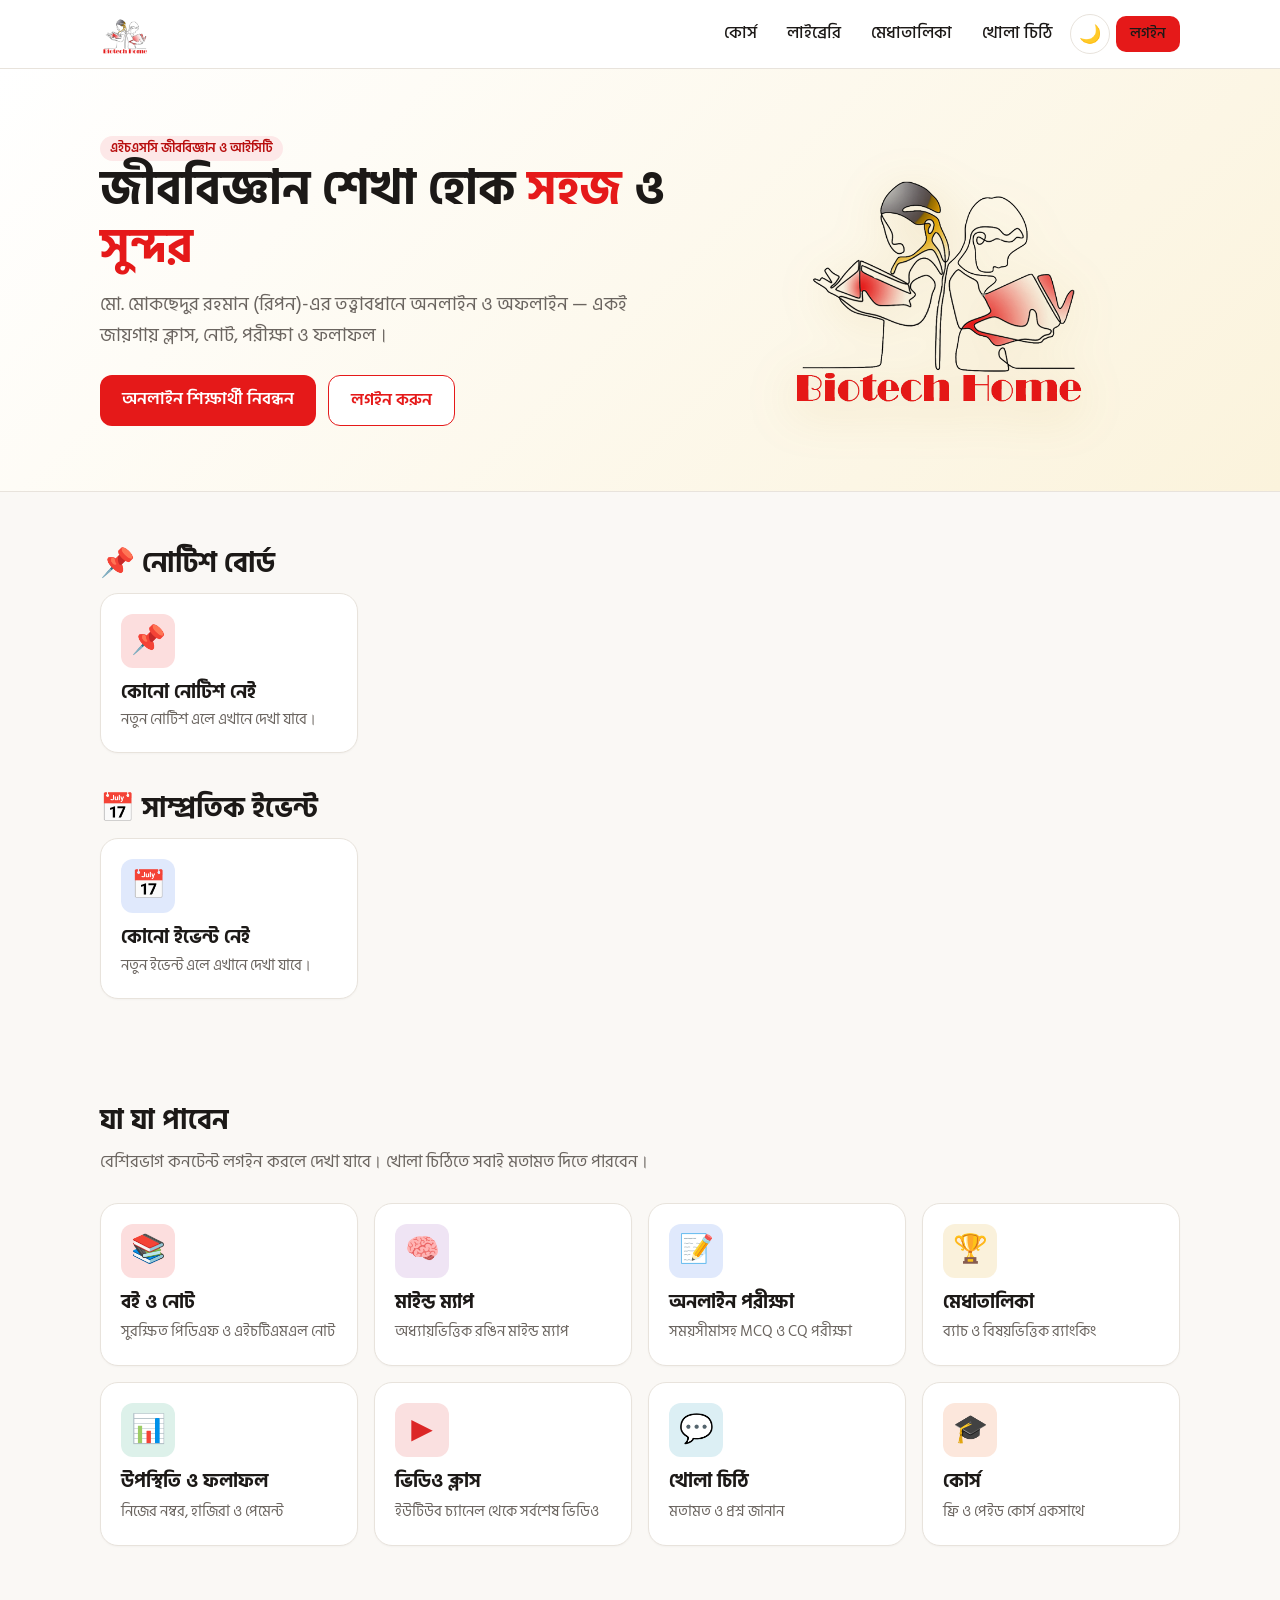
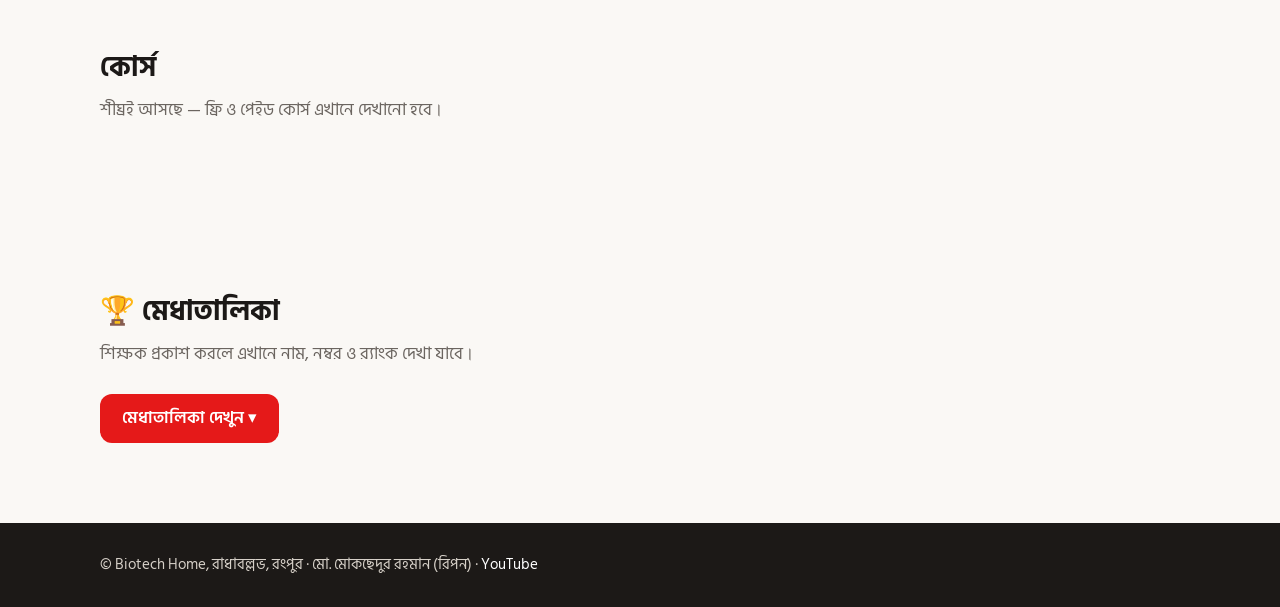
<file: site/index.html>
<!DOCTYPE html>
<html lang="bn"><head><meta charset="utf-8"><meta name="viewport" content="width=device-width,initial-scale=1">
<title>Biotech Home — এইচএসসি জীববিজ্ঞান</title><link rel="icon" href="assets/favicon.png"><link rel="stylesheet" href="css/style.css"><script>try{var t=localStorage.getItem("bh-theme")||(matchMedia("(prefers-color-scheme: dark)").matches?"dark":"light");document.documentElement.dataset.theme=t}catch(e){}</script></head><body>
<header class="top"><div class="wrap"><a class="brand" href="index.html"><img src="assets/logo-clear.png" alt="Biotech Home"></a>
<nav class="nav"><a class="hide-m" href="index.html#courses">কোর্স</a><a class="hide-m" href="index.html#library">লাইব্রেরি</a><a class="hide-m" href="index.html#merit">মেধাতালিকা</a><a class="hide-m" href="letters.html">খোলা চিঠি</a><button class="theme" id="theme" aria-label="থিম পরিবর্তন">🌙</button><span id="navauth"><a class="btn sm" href="login.html">লগইন</a></span></nav></div></header>

<div class="ann" id="tk" hidden role="status" aria-live="polite"><div class="wrap"><span class="live"><i></i>সর্বশেষ</span><div class="at" id="atx"></div><span class="ac" id="acn"></span><button type="button" id="ap" aria-label="আগের">‹</button><button type="button" id="an" aria-label="পরের">›</button></div></div>
<section class="hero"><div class="wrap"><div><span class="tag red">এইচএসসি জীববিজ্ঞান ও আইসিটি</span>
<h1>জীববিজ্ঞান শেখা হোক <em>সহজ</em> ও <em>সুন্দর</em></h1>
<p>মো. মোকছেদুর রহমান (রিপন)-এর তত্ত্বাবধানে অনলাইন ও অফলাইন — একই জায়গায় ক্লাস, নোট, পরীক্ষা ও ফলাফল।</p>
<div class="cta"><a class="btn" href="register.html">অনলাইন শিক্ষার্থী নিবন্ধন</a><a class="btn ghost" href="login.html">লগইন করুন</a></div></div>
<div class="art"><img src="assets/logo-clear.png" alt="Biotech Home লোগো"></div></div></section>
<section class="blk" id="notices"><div class="wrap"><h2>📌 নোটিশ বোর্ড</h2><div class="grid" id="nb"><div class="card tile static" style="--c:#E51919"><div class="ic">📌</div><b>কোনো নোটিশ নেই</b><span>নতুন নোটিশ এলে এখানে দেখা যাবে।</span></div></div>
<h2 style="margin-top:34px">📅 সাম্প্রতিক ইভেন্ট</h2><div class="grid" id="ev"><div class="card tile static" style="--c:#2563EB"><div class="ic">📅</div><b>কোনো ইভেন্ট নেই</b><span>নতুন ইভেন্ট এলে এখানে দেখা যাবে।</span></div></div></div></section>
<section class="blk" id="library"><div class="wrap"><h2>যা যা পাবেন</h2><p class="sub">বেশিরভাগ কনটেন্ট লগইন করলে দেখা যাবে। খোলা চিঠিতে সবাই মতামত দিতে পারবেন।</p><div class="grid"><a class="card tile" style="--c:#E51919" href="login.html"><div class="ic">📚</div><b>বই ও নোট</b><span>সুরক্ষিত পিডিএফ ও এইচটিএমএল নোট</span></a><a class="card tile" style="--c:#8E44AD" href="login.html"><div class="ic">🧠</div><b>মাইন্ড ম্যাপ</b><span>অধ্যায়ভিত্তিক রঙিন মাইন্ড ম্যাপ</span></a><a class="card tile" style="--c:#2563EB" href="login.html"><div class="ic">📝</div><b>অনলাইন পরীক্ষা</b><span>সময়সীমাসহ MCQ ও CQ পরীক্ষা</span></a><a class="card tile" style="--c:#D99A00" href="login.html"><div class="ic">🏆</div><b>মেধাতালিকা</b><span>ব্যাচ ও বিষয়ভিত্তিক র‍্যাংকিং</span></a><a class="card tile" style="--c:#0E9F6E" href="login.html"><div class="ic">📊</div><b>উপস্থিতি ও ফলাফল</b><span>নিজের নম্বর, হাজিরা ও পেমেন্ট</span></a><a class="card tile" style="--c:#DC2626" href="login.html"><div class="ic">▶️</div><b>ভিডিও ক্লাস</b><span>ইউটিউব চ্যানেল থেকে সর্বশেষ ভিডিও</span></a><a class="card tile" style="--c:#0891B2" href="letters.html"><div class="ic">💬</div><b>খোলা চিঠি</b><span>মতামত ও প্রশ্ন জানান</span></a><a class="card tile" style="--c:#EA580C" href="login.html"><div class="ic">🎓</div><b>কোর্স</b><span>ফ্রি ও পেইড কোর্স একসাথে</span></a></div></div></section>
<section class="blk" id="courses"><div class="wrap"><h2>কোর্স</h2><p class="sub" id="cp">শীঘ্রই আসছে — ফ্রি ও পেইড কোর্স এখানে দেখানো হবে।</p><div class="promos" id="pr" hidden></div><div class="grid" id="cg"></div></div></section>
<section class="blk" id="merit"><div class="wrap"><h2>🏆 মেধাতালিকা</h2><p class="sub" id="mp">শিক্ষক প্রকাশ করলে এখানে নাম, নম্বর ও র‍্যাংক দেখা যাবে।</p>
<button type="button" class="btn" id="mtog" hidden aria-expanded="false">মেধাতালিকা দেখুন ▾</button>
<div class="card" id="mc" hidden style="margin-top:14px"><div class="two"><div><label>সেশন</label><select id="ms"></select></div><div><label>পরীক্ষা</label><select id="me"></select></div></div><form class="msrch" id="mf"><input id="mq" type="search" maxlength="60" placeholder="নাম বা র‍্যাংক দিয়ে খুঁজুন" aria-label="খুঁজুন"><button class="btn sm" type="submit">খুঁজুন</button></form><div class="tw" style="margin-top:12px"><table><thead><tr><th>র‍্যাংক</th><th>নাম</th><th>নম্বর</th><th>%</th></tr></thead><tbody id="mb"></tbody></table></div></div></div></section>
<footer class="foot"><div class="wrap">© Biotech Home, রাধাবল্লভ, রংপুর · মো. মোকছেদুর রহমান (রিপন) · <a href="https://www.youtube.com/@reponsathi">YouTube</a></div></footer><script src="js/vendor/supabase.js"></script><script src="js/app.js"></script><script>(async()=>{const p=await getProfile();if(p)$('#navauth').innerHTML='<a class="btn sm" href="dashboard.html">আমার ড্যাশবোর্ড</a>'})()</script><script>(async function(){try{const {data}=await sb.from('site_posts').select('id,kind,title,body,event_date,created_at').eq('is_active',true).order('created_at',{ascending:false}).limit(60);if(!data)return;
const bn=d=>new Date(d+'T00:00:00').toLocaleDateString('bn-BD',{day:'numeric',month:'long',year:'numeric'});
const tk=data.filter(x=>x.kind==='ticker');if(tk.length){let i=0,paused=false,T=0;const bx=$('#tk'),tx=$('#atx'),cn=$('#acn');
 function show(n){i=(n+tk.length)%tk.length;tx.classList.remove('in');void tx.offsetWidth;tx.textContent=tk[i].title;tx.classList.add('in');cn.textContent=tk.length>1?(i+1).toLocaleString('bn-BD')+'/'+tk.length.toLocaleString('bn-BD'):''}
 function auto(){clearInterval(T);if(tk.length>1)T=setInterval(()=>{if(!paused&&!document.hidden)show(i+1)},5500)}
 $('#ap').onclick=()=>{show(i-1);auto()};$('#an').onclick=()=>{show(i+1);auto()};if(tk.length<2){$('#ap').hidden=$('#an').hidden=true}
 bx.onmouseenter=()=>paused=true;bx.onmouseleave=()=>paused=false;bx.hidden=false;show(0);auto()}
const NC=['#E51919','#2563EB','#0E9F6E','#D99A00','#8E44AD','#0891B2'];
function fill(id,kind,max,ic){const l=data.filter(x=>x.kind===kind).slice(0,max);if(!l.length)return;const box=$(id);box.replaceChildren();l.forEach((x,k)=>{const d=document.createElement('div');d.className='card tile static';d.style.setProperty('--c',NC[(k+(kind==='event'?1:0))%6]);const c=document.createElement('div');c.className='ic';c.textContent=ic;const b=document.createElement('b');b.textContent=x.title;const dt=x.event_date||x.created_at.slice(0,10);const sm=document.createElement('small');sm.className='dt';sm.textContent=bn(dt);d.append(c,b,sm);if(x.body){const p=document.createElement('span');p.textContent=x.body;d.append(p)}box.append(d)})}
fill('#nb','notice',8,'📌');fill('#ev','event',8,'📅')}catch(e){}})();
(async function(){try{const {data}=await sb.from('site_promos').select('id,kind,title,caption,youtube_id,image_path,link_url').eq('is_active',true).order('sort_order').order('created_at').limit(20);if(!data||!data.length)return;
 const box=$('#pr');box.hidden=false;data.forEach(p=>{const c=document.createElement('div');c.className='pc';const m=document.createElement('div');m.className='pm';
  if(p.kind==='image'){const im=document.createElement('img');im.loading='lazy';im.alt=p.title;im.src=SUPABASE_URL+'/storage/v1/object/public/promo-images/'+p.image_path;
   if(p.link_url){const a=document.createElement('a');a.href=p.link_url;a.target='_blank';a.rel='noopener noreferrer';a.append(im);m.append(a)}else m.append(im)}
  else{const im=document.createElement('img');im.loading='lazy';im.alt=p.title;im.src='https://i.ytimg.com/vi/'+p.youtube_id+'/hqdefault.jpg';const pl=document.createElement('button');pl.type='button';pl.className='play';pl.setAttribute('aria-label','ভিডিও চালান');pl.textContent='▶';
   pl.onclick=()=>{const f=document.createElement('iframe');f.src='https://www.youtube-nocookie.com/embed/'+encodeURIComponent(p.youtube_id)+'?autoplay=1&rel=0&modestbranding=1&playsinline=1';f.allow='autoplay; encrypted-media; picture-in-picture; fullscreen';f.allowFullscreen=true;f.referrerPolicy='strict-origin-when-cross-origin';m.replaceChildren(f)};m.append(im,pl)}
  const t=document.createElement('div');t.className='pt';const b=document.createElement('b');b.textContent=p.title;t.append(b);if(p.caption){const s=document.createElement('span');s.textContent=p.caption;t.append(s)}c.append(m,t);box.append(c)})}catch(e){}})();</script><script>(async function(){try{const {data:ex}=await sb.rpc('merit_exams');if(!ex||!ex.length)return;const bn=n=>Number(n).toLocaleString('bn-BD');
$('#mtog').hidden=false;$('#mtog').onclick=()=>{const c=$('#mc'),open=c.hidden;c.hidden=!open;$('#mtog').textContent=open?'মেধাতালিকা লুকান ▴':'মেধাতালিকা দেখুন ▾';$('#mtog').setAttribute('aria-expanded',open?'true':'false')};{const {data:{session}}=await sb.auth.getSession();$('#mp').textContent=session?'সর্বশেষ প্রকাশিত ফলাফলের ভিত্তিতে।':'সর্বশেষ প্রকাশিত ফলাফলের প্রথম ১০ র‍্যাংক। পুরো তালিকা দেখতে লগইন করুন।'}const ys=[...new Set(ex.map(x=>x.session_year))];ys.forEach(y=>$('#ms').append(new Option('HSC '+y,y)));
function exs(){const y=+$('#ms').value;$('#me').replaceChildren(new Option('সব পরীক্ষার মোট',''));ex.filter(x=>x.session_year===y).forEach(x=>$('#me').append(new Option(x.name+' ('+bn(x.max_marks)+')',x.id)))}
let MR=[];
function draw(){const q=$('#mq').value.trim().toLowerCase();const tb=$('#mb');tb.replaceChildren();const rows=MR.filter(r=>!q||r.full_name.toLowerCase().includes(q)||String(r.rank)===q||bn(r.rank)===q);
 rows.forEach(r=>{const tr=document.createElement('tr');[bn(r.rank),r.full_name,bn(r.marks)+'/'+bn(r.max_marks),bn(r.percent)+'%'].forEach(v=>{const c=document.createElement('td');c.textContent=v;tr.append(c)});tb.append(tr)});
 if(!rows.length){const tr=document.createElement('tr'),c=document.createElement('td');c.colSpan=4;c.textContent=q?'কিছু পাওয়া যায়নি।':'এখনও কিছু নেই।';tr.append(c);tb.append(tr)}}
async function show(){const {data}=await sb.rpc('merit_list',{p_session:+$('#ms').value,p_exam:$('#me').value||null});MR=data||[];draw()}
$('#mf').onsubmit=e=>{e.preventDefault();draw()};$('#mq').oninput=draw;
$('#ms').onchange=()=>{exs();show()};$('#me').onchange=show;exs();show()}catch(e){}})();</script><script>(async function(){try{const {data}=await sb.from('courses').select('id,title,description,is_paid,price_bdt').eq('is_active',true).order('created_at',{ascending:false}).limit(24);if(!data||!data.length)return;
$('#cp').textContent='লগইন করে কোর্সে ভর্তি হোন।';const COL=['#E51919','#2563EB','#0E9F6E','#D99A00','#8E44AD','#0891B2'];
data.forEach((c,i)=>{const a=document.createElement('a');a.className='card tile';a.href='course.html?id='+encodeURIComponent(c.id);a.style.setProperty('--c',COL[i%6]);const b=document.createElement('b');b.textContent=c.title;const s=document.createElement('span');s.textContent=(c.is_paid?'পেইড · '+Number(c.price_bdt||0).toLocaleString('bn-BD')+' টাকা':'ফ্রি')+(c.description?' — '+c.description.slice(0,90):'');a.append(b,s);$('#cg').append(a)})}catch(e){}})();</script></body></html>
</file>
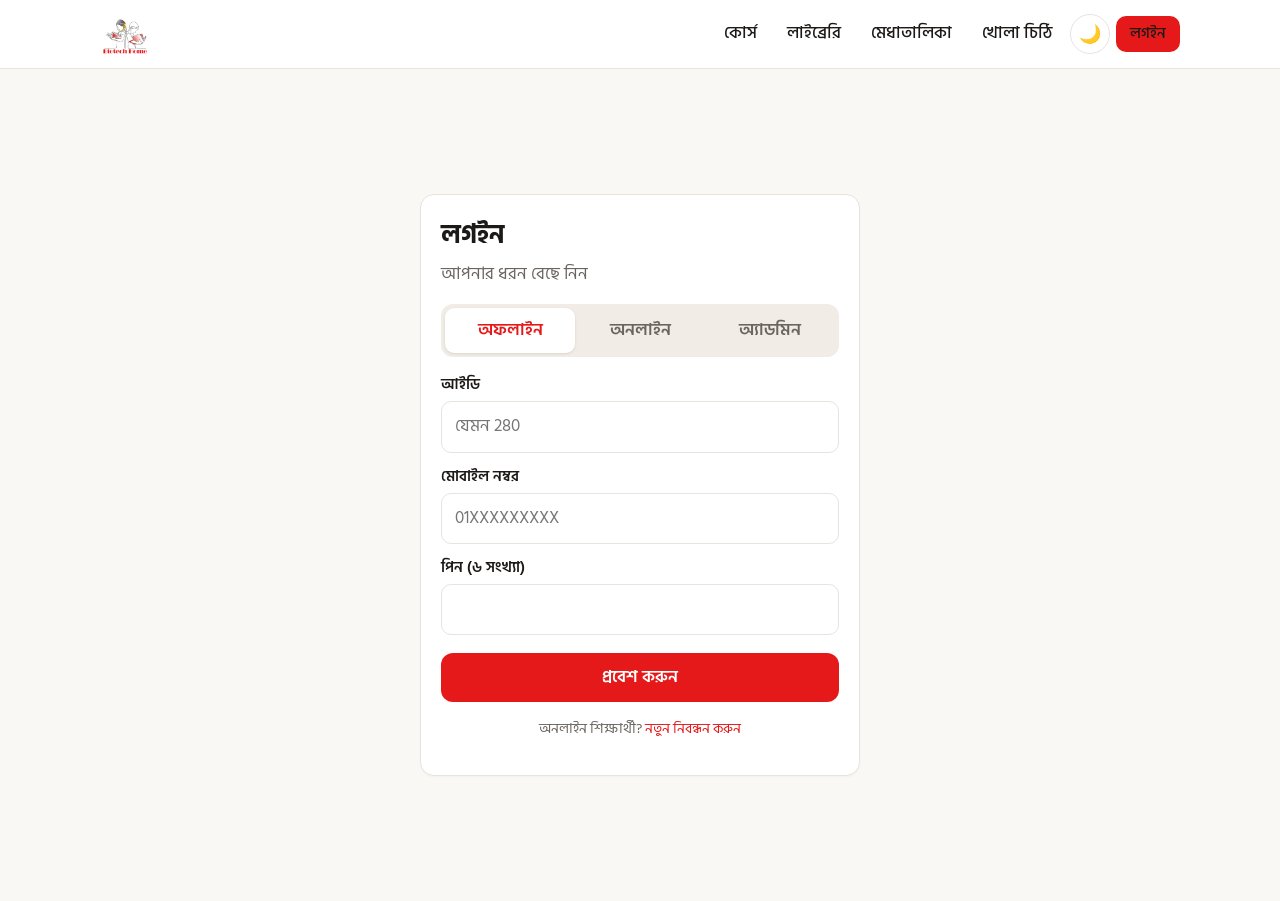
<file: site/access-admin.html>
<!DOCTYPE html>
<html lang="bn"><head><meta charset="utf-8"><meta name="viewport" content="width=device-width,initial-scale=1">
<title>কনটেন্ট অ্যাক্সেস — Biotech Home</title><link rel="icon" href="assets/favicon.png"><link rel="stylesheet" href="css/style.css"><script>try{var t=localStorage.getItem("bh-theme")||(matchMedia("(prefers-color-scheme: dark)").matches?"dark":"light");document.documentElement.dataset.theme=t}catch(e){}</script></head><body>
<header class="top"><div class="wrap"><a class="brand" href="index.html"><img src="assets/logo-clear.png" alt="Biotech Home"></a>
<nav class="nav"><a class="hide-m" href="index.html#courses">কোর্স</a><a class="hide-m" href="index.html#library">লাইব্রেরি</a><a class="hide-m" href="index.html#merit">মেধাতালিকা</a><a class="hide-m" href="letters.html">খোলা চিঠি</a><button class="theme" id="theme" aria-label="থিম পরিবর্তন">🌙</button><span id="navauth"><a class="btn sm" href="login.html">লগইন</a></span></nav></div></header>

<main class="wrap" style="padding:20px 20px 40px"><div class="pagehead"><h1>🔐 কনটেন্ট অ্যাক্সেস</h1><p class="sub"><a href="admin.html">← অ্যাডমিন প্যানেল</a> · কোন কোর্সের কনটেন্ট কারা, কতদিন দেখতে পাবে</p></div>
<div id="m" class="msg" style="position:sticky;top:70px;z-index:20"></div>
<div class="card"><label style="margin-top:0">কোন কোর্স?</label><select id="cs"></select><div class="hint" id="ch"></div></div>

<div class="card" style="margin-top:18px"><h2 style="margin-top:0">নতুন অনুমতি দিন</h2>
<div class="two"><div><label>কাকে?</label><select id="sc"><option value="batch">একটি ব্যাচকে</option><option value="online">সব অনলাইন শিক্ষার্থীকে</option><option value="offline">সব অফলাইন শিক্ষার্থীকে</option><option value="student">একজন শিক্ষার্থীকে</option></select></div>
<div><label>মেয়াদ (কতদিন দেখতে পাবে)</label><select id="ex"><option value="">মেয়াদ নেই (যতদিন আমি বন্ধ না করি)</option><option value="30d">৩০ দিন</option><option value="3m">৩ মাস</option><option value="6m">৬ মাস</option><option value="12m">১ বছর</option><option value="date">নির্দিষ্ট তারিখ পর্যন্ত…</option></select></div></div>
<div id="rb"><label>ব্যাচ</label><select id="bt"></select></div>
<div id="rs" hidden><label>শিক্ষার্থী খুঁজুন (নাম / আইডি / মোবাইল)</label><input id="sq" autocomplete="off" placeholder="যেমন: 28-27"><select id="sr" size="5" style="margin-top:6px"></select></div>
<div id="rd" hidden><label>শেষ তারিখ (ওই দিন রাত পর্যন্ত চলবে)</label><input id="dt" type="date"></div>
<label>নোট (শুধু আপনার জন্য, ঐচ্ছিক)</label><input id="nt" maxlength="200" placeholder="যেমন: শনি সিরিজ ২০২৮">
<button class="btn" style="margin-top:12px" id="add" type="button">অনুমতি দিন</button>
<div class="hint">বন্ধ করলে বা মেয়াদ শেষ হলে সেই মুহূর্ত থেকে শিক্ষার্থী আর ওই কোর্সের কনটেন্ট খুলতে পারবে না (খোলা পাতা রিফ্রেশ করলেই বন্ধ)।</div></div>

<div class="card" style="margin-top:18px"><h2 style="margin-top:0">এই কোর্সে এখন যাদের অনুমতি আছে <span id="cnt" style="font-weight:400;font-size:16px"></span></h2><div id="l"></div></div></main>
<script src="js/vendor/supabase.js"></script><script src="js/app.js"></script><script>
let CID='',COURSES=[],SEL=null;
const bn=n=>Number(n).toLocaleString('bn-BD');
function note(t,ok){say($('#m'),t,ok);$('#m').scrollIntoView({block:'nearest',behavior:'smooth'})}
const fail=t=>note(t||'কাজটি হয়নি। আবার চেষ্টা করুন।',false);
function endOf(d){return new Date(d+'T23:59:59+06:00').toISOString()}
function addTime(base,code){const d=new Date(base);if(code==='30d')d.setDate(d.getDate()+30);else if(code==='3m')d.setMonth(d.getMonth()+3);else if(code==='6m')d.setMonth(d.getMonth()+6);else if(code==='12m')d.setFullYear(d.getFullYear()+1);return d.toISOString()}
function fmt(iso){return new Date(iso).toLocaleDateString('bn-BD',{day:'numeric',month:'long',year:'numeric',timeZone:'Asia/Dhaka'})}
function sync(){const v=$('#sc').value;$('#rb').hidden=v!=='batch';$('#rs').hidden=v!=='student';$('#rd').hidden=$('#ex').value!=='date'}
$('#sc').onchange=sync;$('#ex').onchange=sync;
async function loadCourses(){const {data}=await sb.from('courses').select('id,title,is_paid').order('created_at',{ascending:false});COURSES=data||[];const s=$('#cs');s.replaceChildren();
 COURSES.forEach(c=>s.append(new Option(c.title+(c.is_paid?' (পেইড)':' (ফ্রি)'),c.id)));
 if(!COURSES.length){$('#l').textContent='আগে কনটেন্ট আপলোড পাতা থেকে একটি কোর্স তৈরি করুন।';return}
 CID=s.value;pick()}
function pick(){CID=$('#cs').value;const c=COURSES.find(x=>x.id===CID);$('#ch').textContent=c&&!c.is_paid?'এটি ফ্রি কোর্স — সব সক্রিয় শিক্ষার্থী দেখতে পায়। নির্দিষ্ট ব্যাচ/শিক্ষার্থীর জন্য সীমিত করতে "কোর্স ও ব্যাচ" পাতা থেকে কোর্সটি পেইড করুন।':'পেইড কোর্স — নিচে যাদের অনুমতি দেবেন শুধু তারাই দেখবে (আর আপনি)।';load()}
$('#cs').onchange=pick;
async function loadBatches(){const {data}=await sb.from('batches').select('id,name,session_year').order('session_year',{ascending:false}).order('name');const s=$('#bt');s.replaceChildren();(data||[]).forEach(b=>s.append(new Option(b.name+(b.session_year?' ('+b.session_year+')':''),b.id)))}
let T=0;$('#sq').oninput=()=>{clearTimeout(T);T=setTimeout(async()=>{const q=$('#sq').value.trim().replace(/[%,()]/g,'');const s=$('#sr');s.replaceChildren();if(q.length<2)return;
 const {data}=await sb.from('profiles').select('id,full_name,student_code,mobile').neq('role','admin').or('full_name.ilike.%'+q+'%,student_code.ilike.%'+q+'%,mobile.ilike.%'+q+'%').limit(20);
 (data||[]).forEach(p=>s.append(new Option((p.student_code||'—')+' · '+p.full_name+(p.mobile?' · '+p.mobile:''),p.id)));SEL=null},300)};
$('#sr').onchange=()=>{SEL=$('#sr').value};
function btn(t,cls,fn){const b=document.createElement('button');b.type='button';b.className='btn sm '+cls;b.style.marginLeft='6px';b.textContent=t;b.onclick=async()=>{b.disabled=true;try{await fn()}finally{b.disabled=false}};return b}
async function load(){const box=$('#l');box.textContent='লোড হচ্ছে…';
 const {data,error}=await sb.from('course_grants').select('id,scope,batch_id,student_type,student_id,expires_at,is_active,note,created_at,batches(name,session_year),profiles(full_name,student_code)').eq('course_id',CID).order('created_at');
 if(error){box.textContent='লোড করা যায়নি।';return}
 box.replaceChildren();$('#cnt').textContent='— মোট '+bn(data.length)+' টি';
 if(!data.length){box.textContent='এখনও কাউকে অনুমতি দেওয়া হয়নি।';return}
 const now=Date.now();
 data.forEach(g=>{const who=g.scope==='batch'?'ব্যাচ: '+(g.batches?g.batches.name+(g.batches.session_year?' ('+g.batches.session_year+')':''):'—'):g.scope==='type'?(g.student_type==='online'?'সব অনলাইন শিক্ষার্থী':'সব অফলাইন শিক্ষার্থী'):'শিক্ষার্থী: '+(g.profiles?(g.profiles.student_code||'')+' · '+g.profiles.full_name:'—');
  const exp=g.expires_at?new Date(g.expires_at).getTime():null;const over=exp!==null&&exp<=now;
  const st=!g.is_active?'⛔ বন্ধ':over?'⌛ মেয়াদ শেষ':'✔ চালু';
  const row=document.createElement('div');row.style.cssText='display:flex;flex-wrap:wrap;gap:6px;align-items:center;padding:10px 0;border-bottom:1px solid var(--line)';
  const t=document.createElement('div');t.style.flex='1 1 260px';const b=document.createElement('b');b.textContent=who;const sm=document.createElement('div');sm.className='hint';sm.style.margin='2px 0 0';
  sm.textContent=st+' · '+(g.expires_at?'মেয়াদ: '+fmt(g.expires_at)+' পর্যন্ত':'মেয়াদ নেই')+(g.note?' · '+g.note:'');t.append(b,sm);row.append(t);
  const sel=document.createElement('select');sel.style.cssText='width:auto;padding:6px 8px;font-size:15px';[['','মেয়াদ বদল…'],['none','মেয়াদ নেই'],['30d','+৩০ দিন'],['3m','+৩ মাস'],['6m','+৬ মাস'],['12m','+১ বছর'],['date','তারিখ দিন…']].forEach(([v,l])=>sel.append(new Option(l,v)));
  sel.onchange=async()=>{const v=sel.value;if(!v)return;let val;if(v==='none')val=null;else if(v==='date'){const d=window.prompt('শেষ তারিখ (YYYY-MM-DD):',(g.expires_at||'').slice(0,10));if(!d||!/^\d{4}-\d{2}-\d{2}$/.test(d)){sel.value='';return}val=endOf(d)}else val=addTime(Math.max(now,exp||0),v);
   const {error}=await sb.from('course_grants').update({expires_at:val,is_active:true}).eq('id',g.id);error?fail():(note('মেয়াদ বদলানো হয়েছে।',true),load())};
  row.append(sel,btn(g.is_active?'বন্ধ করুন':'চালু করুন','ghost',async()=>{const {error}=await sb.from('course_grants').update({is_active:!g.is_active}).eq('id',g.id);error?fail():load()}),
   btn('মুছুন','dark',async()=>{if(!confirm('"'+who+'" এর অনুমতি মুছবেন?'))return;const {error}=await sb.from('course_grants').delete().eq('id',g.id);error?fail():load()}));box.append(row)})}
$('#add').onclick=async()=>{if(!CID){fail('কোর্স বাছুন।');return}const v=$('#sc').value;const row={course_id:CID,note:$('#nt').value.trim()||null};
 if(v==='batch'){if(!$('#bt').value){fail('ব্যাচ বাছুন।');return}row.scope='batch';row.batch_id=$('#bt').value}
 else if(v==='student'){if(!$('#sr').value){fail('তালিকা থেকে শিক্ষার্থী বাছুন।');return}row.scope='student';row.student_id=$('#sr').value}
 else{row.scope='type';row.student_type=v}
 const e=$('#ex').value;if(e==='date'){if(!$('#dt').value){fail('শেষ তারিখ দিন।');return}row.expires_at=endOf($('#dt').value)}else if(e)row.expires_at=addTime(Date.now(),e);
 const {error}=await sb.from('course_grants').insert(row);if(error){fail();return}note('✔ অনুমতি দেওয়া হয়েছে।',true);$('#nt').value='';load()};
(async()=>{const me=await requireLogin();if(!me)return;if(me.role!=='admin'||me.status!=='active'){location.href='dashboard.html';return}sync();await loadBatches();await loadCourses()})();
</script></body></html>
</file>
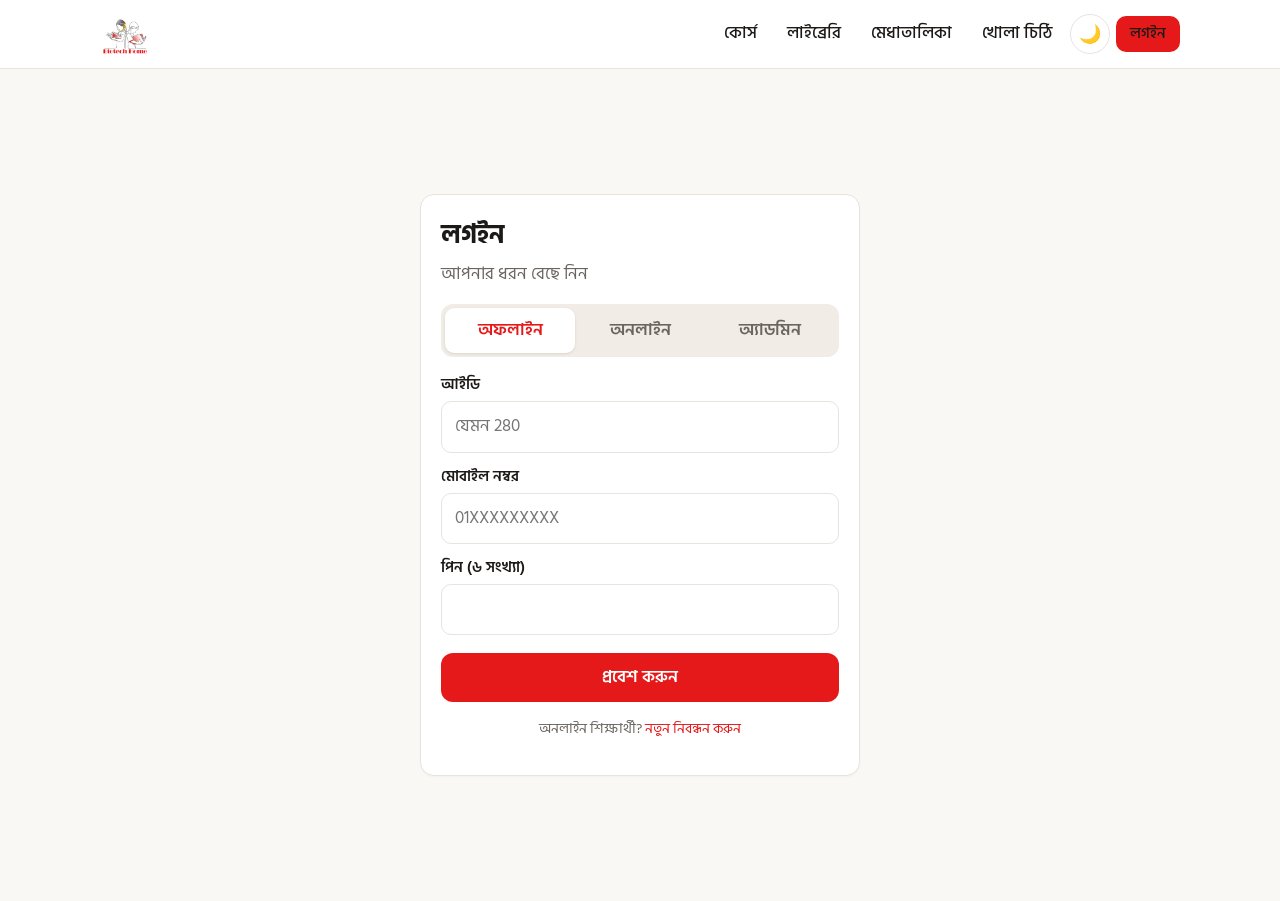
<file: site/admin.html>
<!DOCTYPE html>
<html lang="bn"><head><meta charset="utf-8"><meta name="viewport" content="width=device-width,initial-scale=1">
<title>অ্যাডমিন — Biotech Home</title><link rel="icon" href="assets/favicon.png"><link rel="stylesheet" href="css/style.css"><script>try{var t=localStorage.getItem("bh-theme")||(matchMedia("(prefers-color-scheme: dark)").matches?"dark":"light");document.documentElement.dataset.theme=t}catch(e){}</script><style>.fold>summary{cursor:pointer;list-style:none}.fold>summary::-webkit-details-marker{display:none}.fold>summary h2{margin:0;display:inline}.fold>summary::before{content:"▸ ";font-size:20px}.fold[open]>summary::before{content:"▾ "}</style></head><body>
<header class="top"><div class="wrap"><a class="brand" href="index.html"><img src="assets/logo-clear.png" alt="Biotech Home"></a>
<nav class="nav"><a class="hide-m" href="index.html#courses">কোর্স</a><a class="hide-m" href="index.html#library">লাইব্রেরি</a><a class="hide-m" href="index.html#merit">মেধাতালিকা</a><a class="hide-m" href="letters.html">খোলা চিঠি</a><button class="theme" id="theme" aria-label="থিম পরিবর্তন">🌙</button><span id="navauth"><a class="btn sm" href="login.html">লগইন</a></span></nav></div></header>

<main class="wrap" style="padding:20px 20px 40px"><div class="pagehead"><h1>অ্যাডমিন প্যানেল</h1><p class="sub"><a href="index.html">← ওয়েবসাইটের হোম পেজ</a> · <a href="#" onclick="logout();return false">লগআউট</a></p></div>
<div id="sum" class="hint" style="margin:0 0 14px"></div>
<div class="grid" id="home" style="margin-bottom:22px">
<a class="card tile" href="#new" data-go="new"><div class="ic">➕</div><b>নতুন শিক্ষার্থী</b><span>আইডি ও পিন নিজে তৈরি হবে</span></a>
<a class="card tile" href="students.html"><div class="ic">📋</div><b>শিক্ষার্থী তালিকা</b><span>সার্চ, সর্টিং, পিন রিসেট, আর্কাইভ</span></a>
<a class="card tile" href="courses-admin.html"><div class="ic">📚</div><b>কোর্স ও ব্যাচ</b><span>কোর্স, ব্যাচ, কাকে কোন কোর্স</span></a>
<a class="card tile" href="content-admin.html"><div class="ic">📤</div><b>কনটেন্ট আপলোড</b><span>ভিডিও, বই, নোট, পুরো ফোল্ডার</span></a>
<a class="card tile" href="access-admin.html"><div class="ic">🔐</div><b>কনটেন্ট অ্যাক্সেস</b><span>কোন ব্যাচ/রোল কতদিন দেখবে</span></a>
<a class="card tile" href="promos-admin.html"><div class="ic">🖼️</div><b>কোর্সের প্রোমো কার্ড</b><span>ফটোকার্ড ও বিজ্ঞাপন ভিডিও</span></a>
<a class="card tile" href="#news" data-go="news"><div class="ic">📰</div><b>নিউজ / নোটিশ / ইভেন্ট</b><span>হোম পেজের ঘোষণা</span></a>
<a class="card tile" href="#merit" data-go="merit"><div class="ic">🏆</div><b>মেধাতালিকা প্রকাশ</b><span>কোন পরীক্ষার ফল দেখাবেন</span></a>
<a class="card tile" href="password.html"><div class="ic">🔑</div><b>পাসওয়ার্ড পরিবর্তন</b><span>অ্যাডমিন লগইনের পাসওয়ার্ড</span></a>
<a class="card tile" href="#letters" data-go="letters"><div class="ic">✉️</div><b>খোলা চিঠি</b><span id="ltn">শুধু আপনি দেখেন, চাইলে প্রকাশ</span></a>
</div>
<div id="back" hidden style="margin-bottom:14px"><a href="#" id="bk" class="btn sm ghost">← সব কাজের তালিকায় ফিরুন</a></div>
<div class="card asec" data-sec="new" style="margin-bottom:20px"><h2 style="margin-top:0">নতুন শিক্ষার্থী (অফলাইন)</h2>
<p class="hint" style="margin-top:0">আইডি নিজে নিজে বাড়বে। লগইন পিন নিজে নিজে তৈরি হবে এবং তৈরির পর একবার দেখাবে।</p>
<form id="f"><div class="two"><div><label>সেশন</label><select id="ss"><option value="2028">HSC 2028</option><option value="2027">HSC 2027</option></select></div><div></div><div><label>নাম</label><input id="nm" maxlength="80"></div><div><label>মোবাইল নং</label><input id="mo" inputmode="numeric" maxlength="11" placeholder="01XXXXXXXXX"></div>
<div><label>ব্যাচ</label><select id="bt"><option value="">— বেছে নিন —</option></select><div class="hint"><a href="#" id="addb">+ নতুন ব্যাচ যোগ করুন</a></div></div>
<div><label>সময়</label><select id="tm"><option value="">— বেছে নিন —</option><option>১টা</option><option>২টা</option><option>৩টা</option><option>৪টা</option><option>৫টা</option><option>৬টা</option><option>৭টা</option><option>৮টা</option></select></div></div>
<label>ছবি (ঐচ্ছিক)</label><input id="ph" type="file" accept="image/*">
<div class="card" style="margin-top:14px"><b>পেমেন্ট (ঐচ্ছিক)</b><div class="hint" style="margin:0 0 6px">এখন পেমেন্ট নিলে নিচে বেছে নিন, না নিলে ফাঁকা রাখুন।</div>
<div class="two"><div><label>মাস</label><select id="fm"><option value="">— নেই —</option></select></div><div><label>বছর</label><input id="fy" inputmode="numeric" maxlength="4"></div></div>
<div class="tabs" id="fs" style="margin:10px 0 0"><button type="button" data-s="paid">Paid</button><button type="button" data-s="due">Due</button><button type="button" data-s="partial">Partial</button></div>
<label>টাকার পরিমাণ (ঐচ্ছিক)</label><input id="fa" inputmode="numeric" maxlength="6"></div>
<button class="btn" style="margin-top:16px" id="go">সংরক্ষণ করুন</button><div id="m" class="msg"></div></form>
<div id="done" class="card" style="margin-top:14px;display:none;border-color:var(--gold)"><b>তৈরি হয়েছে ✔</b><div id="dtext" style="font-size:20px;margin:8px 0"></div><div class="hint">এই পিন আর দেখা যাবে না। এখনই শিক্ষার্থীকে জানিয়ে দিন।</div><a class="btn sm" id="wa" target="_blank" rel="noopener" style="margin-top:8px">WhatsApp-এ পাঠান</a></div></div>
<div class="card asec" data-sec="news" style="margin-bottom:20px"><h2 style="margin-top:0">ঘোষণা / নোটিশ / ইভেন্ট</h2><form id="pf"><div class="two"><div><label>ধরন</label><select id="pk"><option value="ticker">ঘোষণা (ওপরের ব্যানারে একটা একটা করে ঘুরবে)</option><option value="notice">নোটিশ</option><option value="event">ইভেন্ট</option></select></div><div><label>তারিখ (ইভেন্টের জন্য, ঐচ্ছিক)</label><input id="pd" type="date"></div></div><label>শিরোনাম</label><input id="pt" maxlength="140"><label>বিস্তারিত (ঐচ্ছিক)</label><textarea id="pb" maxlength="1000" rows="3"></textarea><button class="btn" style="margin-top:12px" id="pg" type="submit">প্রকাশ করুন</button><div id="pm" class="msg"></div></form><div id="pl" style="margin-top:14px"></div></div>
<div class="card asec" data-sec="merit" style="margin-bottom:20px"><h2 style="margin-top:0">🏆 মেধাতালিকা প্রকাশ</h2><p class="hint" style="margin-top:0">যে পরীক্ষা "প্রকাশিত" করবেন, শুধু সেটির নাম, নম্বর ও র‍্যাংক হোম পেজে সবাই দেখতে পাবে (মোবাইল বা আইডি নয়)। ডিফল্টে সব লুকানো।</p><div id="el"></div></div>
<details class="card fold asec" data-sec="list"><summary><h2>শিক্ষার্থী তালিকা (খুলতে ক্লিক করুন)</h2></summary><div style="margin:10px 0"><a class="btn sm" href="students.html">সম্পূর্ণ টেবিল (সার্চ ও সর্টিং) →</a></div><div class="tw"> <table><thead><tr><th>আইডি</th><th>নাম</th><th>মোবাইল</th><th>ব্যাচ</th><th>সময়</th><th>ধরন</th><th>অবস্থা</th><th></th></tr></thead><tbody id="rows"></tbody></table></div></details>
<details class="card fold asec" data-sec="letters" open style="margin-top:20px"><summary><h2>খোলা চিঠি — শুধু আপনি দেখছেন (প্রকাশ করলে সবাই দেখবে)</h2></summary><div id="lt" style="margin-top:10px"></div></details></main>
<script src="js/vendor/supabase.js"></script><script src="js/app.js"></script><script>
const FN=SUPABASE_URL+'/functions/v1/admin-create-student';let me,fstat='';
const MONTHS=['January','February','March','April','May','June','July','August','September','October','November','December'];
MONTHS.forEach(x=>{const o=document.createElement('option');o.value=x;o.textContent=x;$('#fm').append(o)});$('#fy').value=new Date().getFullYear();
document.querySelectorAll('#fs button').forEach(b=>b.onclick=()=>{fstat=fstat===b.dataset.s?'':b.dataset.s;document.querySelectorAll('#fs button').forEach(x=>x.classList.toggle('on',x.dataset.s===fstat))});
function td(t){const c=document.createElement('td');c.textContent=t==null?'':t;return c}
async function loadBatches(){const {data}=await sb.from('batches').select('id,name').eq('session_year',+$('#ss').value).order('created_at');const s=$('#bt');const keep=s.value;s.replaceChildren(new Option('— বেছে নিন —',''));(data||[]).forEach(b=>s.append(new Option(b.name,b.id)));s.value=keep}
$('#ss').onchange=loadBatches;
$('#addb').onclick=async e=>{e.preventDefault();const name=window.prompt&&window.prompt('নতুন ব্যাচের নাম');if(!name||name.trim().length<2)return;await sb.from('batches').insert({name:name.trim(),kind:'offline',session_year:+$('#ss').value});loadBatches()};
async function load(){const {data,error}=await sb.from('profiles').select('id,student_code,full_name,mobile,student_type,status,class_time,batch_members(batches(name))').neq('role','admin').order('created_at',{ascending:false}).limit(300);
 const tb=$('#rows');tb.replaceChildren();if(error)return;
 data.forEach(r=>{const bn=(r.batch_members||[]).map(x=>x.batches&&x.batches.name).filter(Boolean).join(', ');const tr=document.createElement('tr');tr.append(td(r.student_code||'—'),td(r.full_name),td(r.mobile),td(bn),td(r.class_time),td(r.student_type==='offline'?'অফলাইন':'অনলাইন'),td(r.status==='active'?'সক্রিয়':'অপেক্ষমাণ'));
  const a=document.createElement('td');if(r.status!=='active'){const b=document.createElement('button');b.className='btn sm';b.textContent='অনুমোদন';b.onclick=async()=>{b.disabled=true;await sb.from('profiles').update({status:'active'}).eq('id',r.id);load()};a.append(b)}tr.append(a);tb.append(tr)})}
async function loadL(){const {data}=await sb.from('open_letters').select('id,author_name,body,approved,created_at').order('approved').order('created_at',{ascending:false}).limit(100);const box=$('#lt');box.replaceChildren();
 const nw=(data||[]).filter(r=>!r.approved).length;$('#ltn').textContent=nw?nw+' টি অপ্রকাশিত চিঠি':'কোনো নতুন চিঠি নেই';
 if(!(data||[]).length){box.textContent='এখনও কোনো চিঠি আসেনি।';return}
 (data||[]).forEach(r=>{const d=document.createElement('div');d.className='card letter';d.style.marginBottom='10px';const b=document.createElement('b');b.textContent=r.author_name+(r.approved?' · ✔ প্রকাশিত (সবাই দেখছে)':' · 🔒 শুধু আপনি দেখছেন');const sm=document.createElement('small');sm.style.cssText='display:block;color:var(--mut)';sm.textContent=new Date(r.created_at).toLocaleString('bn-BD');const p=document.createElement('p');p.textContent=r.body;d.append(b,sm,p);
  {const x=document.createElement('button');x.className='btn sm '+(r.approved?'ghost':'');x.textContent=r.approved?'প্রকাশ বন্ধ করুন':'সবার জন্য প্রকাশ করুন';x.style.margin='8px 8px 0 0';x.onclick=async()=>{await sb.from('open_letters').update({approved:!r.approved}).eq('id',r.id);loadL()};d.append(x)}
  const y=document.createElement('button');y.className='btn sm dark';y.textContent='মুছুন';y.style.marginTop='8px';y.onclick=async()=>{if(!confirm('চিঠিটি মুছবেন?'))return;await sb.from('open_letters').delete().eq('id',r.id);loadL()};d.append(y);box.append(d)});}
function shrink(file){return new Promise((res,rej)=>{const img=new Image();img.onload=()=>{const k=Math.min(1,640/Math.max(img.width,img.height));const c=document.createElement('canvas');c.width=Math.round(img.width*k);c.height=Math.round(img.height*k);c.getContext('2d').drawImage(img,0,0,c.width,c.height);c.toBlob(b=>b?res(b):rej(),'image/jpeg',.82)};img.onerror=rej;img.src=URL.createObjectURL(file)})}
(async()=>{me=await requireLogin();if(!me)return;if(me.role!=='admin'||me.status!=='active'){location.href='dashboard.html';return}loadBatches();load();loadL()})();
$('#f').onsubmit=async e=>{e.preventDefault();const m=$('#m'),btn=$('#go');$('#done').style.display='none';
 const nm=$('#nm').value.trim(),mo=$('#mo').value.trim(),file=$('#ph').files[0];
 if(nm.length<2||!MOBILE.test(mo))return say(m,'নাম ও সঠিক মোবাইল নম্বর দিন।');
 const body={session_year:+$('#ss').value,full_name:nm,mobile:mo,batch_id:$('#bt').value||null,class_time:$('#tm').value||null,has_photo:!!file};
 if($('#fm').value||fstat){if(!$('#fm').value||!fstat)return say(m,'পেমেন্ট দিলে মাস ও অবস্থা (Paid/Due/Partial) দুটোই বেছে নিন।');body.fee={month:$('#fm').value,year:+$('#fy').value,status:fstat,amount:$('#fa').value?+$('#fa').value:null}}
 btn.disabled=true;const {data:{session}}=await sb.auth.getSession();
 try{const r=await fetch(FN,{method:'POST',headers:{'Content-Type':'application/json',Authorization:'Bearer '+session.access_token,apikey:SUPABASE_KEY},body:JSON.stringify(body)});const j=await r.json().catch(()=>({}));
  if(r.status===201){let note='';
   if(file){try{const blob=await shrink(file);const up=await sb.storage.from('student-photos').upload(j.id+'/photo.jpg',blob,{contentType:'image/jpeg',upsert:true});if(up.error)note=' (ছবি আপলোড হয়নি)'}catch(_){note=' (ছবি আপলোড হয়নি)'}}
   say(m,'সংরক্ষণ হয়েছে'+note+(j.warnings&&j.warnings.length?' — কিছু অংশ (ব্যাচ/পেমেন্ট) সেভ হয়নি।':''),true);
   $('#dtext').textContent='আইডি: '+j.student_code+'   |   পিন: '+j.pin;
   $('#wa').href='https://wa.me/88'+mo+'?text='+encodeURIComponent('Biotech Home ওয়েবসাইটে আপনার লগইন তথ্য:\nআইডি: '+j.student_code+'\nমোবাইল: '+mo+'\nপিন: '+j.pin);
   $('#done').style.display='block';$('#f').reset();fstat='';document.querySelectorAll('#fs button').forEach(x=>x.classList.remove('on'));$('#fy').value=new Date().getFullYear();load()}
  else say(m,j.error||'তৈরি করা যায়নি।')}catch(_){say(m,'সংযোগ সমস্যা।')}
 btn.disabled=false};

const PK={ticker:'ঘোষণা',notice:'নোটিশ',event:'ইভেন্ট'};
async function loadP(){const {data}=await sb.from('site_posts').select('id,kind,title,is_active,created_at').order('created_at',{ascending:false}).limit(100);const box=$('#pl');box.replaceChildren();(data||[]).forEach(x=>{const d=document.createElement('div');d.className='post';d.style.display='flex';d.style.gap='8px';d.style.alignItems='center';const t=document.createElement('span');t.style.flex='1';t.textContent='['+PK[x.kind]+'] '+x.title+(x.is_active?'':' (লুকানো)');
 const h=document.createElement('button');h.className='btn sm ghost';h.textContent=x.is_active?'লুকান':'প্রকাশ';h.onclick=async()=>{await sb.from('site_posts').update({is_active:!x.is_active}).eq('id',x.id);loadP()};
 const r=document.createElement('button');r.className='btn sm dark';r.textContent='মুছুন';r.onclick=async()=>{if(!confirm('মুছে ফেলবেন?'))return;await sb.from('site_posts').delete().eq('id',x.id);loadP()};d.append(t,h,r);box.append(d)})}
$('#pf').onsubmit=async e=>{e.preventDefault();const t=$('#pt').value.trim();if(t.length<3){say($('#pm'),'শিরোনাম অন্তত ৩ অক্ষর লিখুন।',false);return}
 const row={kind:$('#pk').value,title:t,body:$('#pb').value.trim()||null,event_date:$('#pd').value||null};const {error}=await sb.from('site_posts').insert(row);
 if(error){say($('#pm'),'প্রকাশ হয়নি। আবার চেষ্টা করুন।',false);return}say($('#pm'),'প্রকাশিত হয়েছে।',true);$('#pt').value='';$('#pb').value='';$('#pd').value='';loadP()};
loadP();

async function loadE(){const {data}=await sb.from('exams').select('id,session_year,app_id,name,max_marks,public_merit').order('session_year',{ascending:false}).order('app_id');const box=$('#el');box.replaceChildren();(data||[]).forEach(x=>{const d=document.createElement('div');d.className='post';d.style.display='flex';d.style.gap='8px';d.style.alignItems='center';const t=document.createElement('span');t.style.flex='1';t.textContent='HSC '+x.session_year+' · '+x.name+' ('+x.max_marks+')'+(x.public_merit?' — প্রকাশিত':'');
 const b=document.createElement('button');b.className='btn sm '+(x.public_merit?'ghost':'');b.textContent=x.public_merit?'লুকান':'প্রকাশ করুন';b.onclick=async()=>{b.disabled=true;await sb.from('exams').update({public_merit:!x.public_merit}).eq('id',x.id);loadE()};d.append(t,b);box.append(d)})}
loadE();

(function(){const secs=[...document.querySelectorAll('.asec')];
 function go(){const h=(location.hash||'').slice(1);const on=secs.some(x=>x.dataset.sec===h)?h:'';
  secs.forEach(x=>x.hidden=x.dataset.sec!==on);$('#home').hidden=!!on;$('#sum').hidden=!!on;$('#back').hidden=!on;if(on)window.scrollTo(0,0)}
 document.querySelectorAll('[data-go]').forEach(a=>a.addEventListener('click',()=>setTimeout(go,0)));
 $('#bk').onclick=e=>{e.preventDefault();history.replaceState(null,'',location.pathname);go()};
 addEventListener('hashchange',go);go();
 (async()=>{try{const c=async f=>{const {count}=await f;return count||0};
  const [a,b,d,e]=await Promise.all([
   c(sb.from('profiles').select('id',{count:'exact',head:true}).neq('role','admin')),
   c(sb.from('profiles').select('id',{count:'exact',head:true}).neq('role','admin').eq('status','active')),
   c(sb.from('courses').select('id',{count:'exact',head:true})),
   c(sb.from('course_items').select('id',{count:'exact',head:true}))]);
  $('#sum').textContent='শিক্ষার্থী '+a+' জন (সক্রিয় '+b+') · কোর্স '+d+' টি · কনটেন্ট '+e+' টি'}catch(_){}})()})();
</script></body></html>
</file>
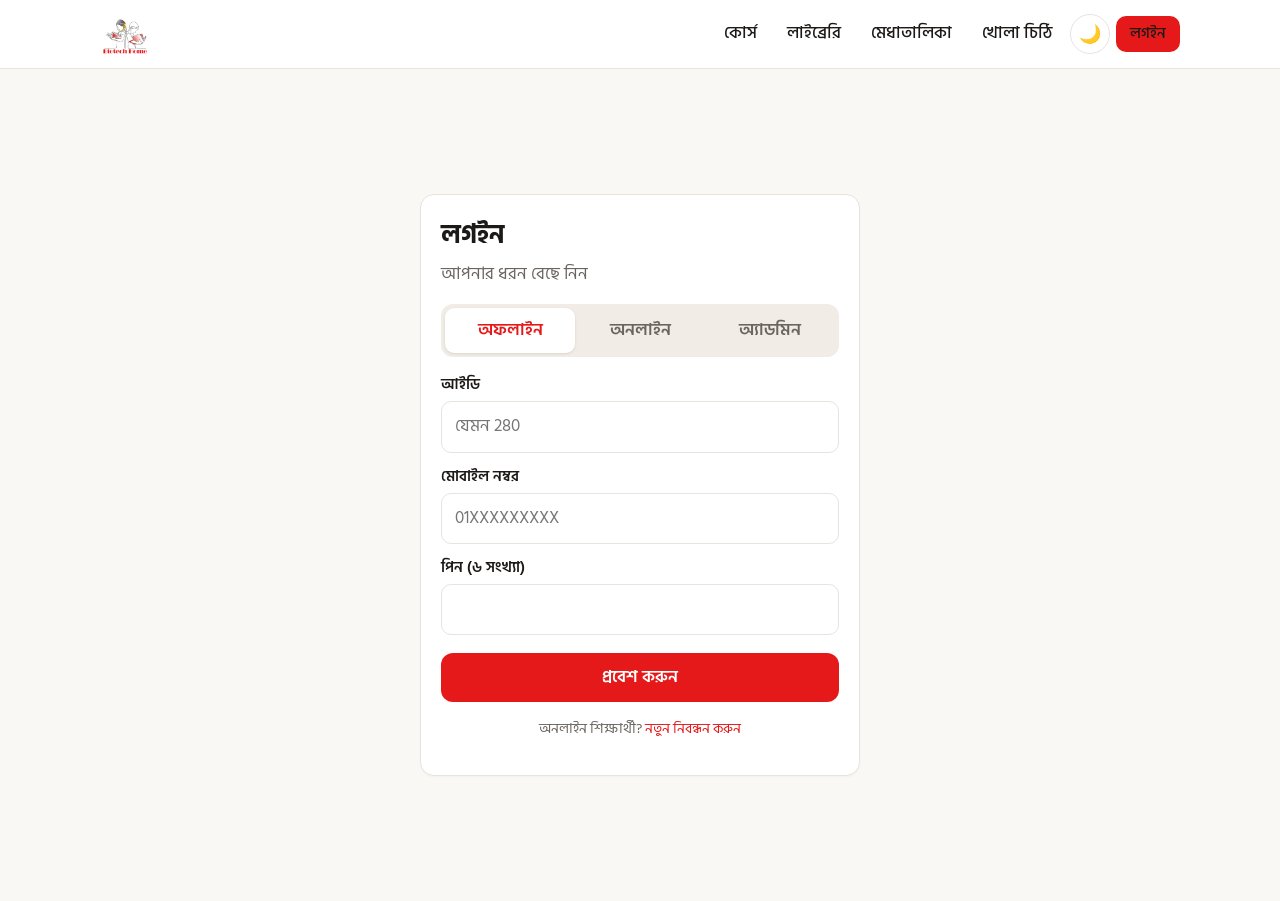
<file: site/content-admin.html>
<!DOCTYPE html>
<html lang="bn"><head><meta charset="utf-8"><meta name="viewport" content="width=device-width,initial-scale=1">
<title>কোর্সের কনটেন্ট — Biotech Home</title><link rel="icon" href="assets/favicon.png"><link rel="stylesheet" href="css/style.css"><script>try{var t=localStorage.getItem("bh-theme")||(matchMedia("(prefers-color-scheme: dark)").matches?"dark":"light");document.documentElement.dataset.theme=t}catch(e){}</script><style>.fold>summary{cursor:pointer;list-style:none}.fold>summary::-webkit-details-marker{display:none}.fold>summary h2{margin:0;display:inline}.fold>summary::before{content:"▸ ";font-size:20px}.fold[open]>summary::before{content:"▾ "}</style></head><body>
<header class="top"><div class="wrap"><a class="brand" href="index.html"><img src="assets/logo-clear.png" alt="Biotech Home"></a>
<nav class="nav"><a class="hide-m" href="index.html#courses">কোর্স</a><a class="hide-m" href="index.html#library">লাইব্রেরি</a><a class="hide-m" href="index.html#merit">মেধাতালিকা</a><a class="hide-m" href="letters.html">খোলা চিঠি</a><button class="theme" id="theme" aria-label="থিম পরিবর্তন">🌙</button><span id="navauth"><a class="btn sm" href="login.html">লগইন</a></span></nav></div></header>

<main class="wrap" style="padding:20px 20px 40px"><div class="pagehead"><h1>কোর্সের কনটেন্ট</h1><p class="sub"><a href="admin.html">← অ্যাডমিন প্যানেল</a></p></div>
<div id="m" class="msg" style="position:sticky;top:70px;z-index:20"></div>
<div class="card" id="main"><label style="margin-top:0">১. কোন কোর্সে যোগ করবেন?</label><select id="cs"></select>
<div id="newbox" hidden style="margin-top:12px"><div class="two"><div><label>নতুন কোর্সের নাম</label><input id="ct" maxlength="120" placeholder="যেমন: HSC জীববিজ্ঞান ২০২৮"></div><div><label>ধরন</label><select id="cp"><option value="free">ফ্রি</option><option value="paid">পেইড</option></select></div></div><div id="prw" hidden><label>মূল্য (টাকা)</label><input id="cr" inputmode="numeric" maxlength="6"></div><div class="hint">নিচের ফর্মে "যোগ করুন" চাপলে কোর্সটিও তৈরি হয়ে যাবে।</div></div>
<div class="hint" id="seerow"><a href="#" id="seeit" target="_blank">শিক্ষার্থী যেভাবে দেখবে ↗</a></div></div>
<div class="card" style="margin-top:18px" id="addc"><h2 style="margin-top:0">২. কী যোগ করবেন?</h2><form id="f">
<div class="two"><div><label>ধরন</label><select id="k"><option value="video">🎬 ভিডিও (YouTube লিংক)</option><option value="book">📘 বই (PDF)</option><option value="note">📝 নোট (HTML)</option><option value="mindmap">🧠 মাইন্ড ম্যাপ (ছবি/PDF/HTML)</option><option value="bundle">📁 পুরো ফোল্ডার (ওয়েব-বই / HTML ফোল্ডার)</option></select></div><div><label>শিরোনাম</label><input id="t" maxlength="160" placeholder="যেমন: অধ্যায় ১ — কোষ"></div></div>
<div id="yv"><label>YouTube লিংক (আনলিস্টেড ভিডিও ভালো)</label><input id="y" placeholder="https://youtu.be/XXXXXXXXXXX"></div>
<div id="fv" hidden><label>ফাইল (সর্বোচ্চ ৫০ MB)</label><input id="fl" type="file"></div>
<div id="bv" hidden><label>ফোল্ডার বাছুন (ভেতরের সব ফাইলসহ)</label><input id="bf" type="file" webkitdirectory multiple><div class="hint">ফোল্ডারের ভেতরের পাতাগুলো একটার সাথে আরেকটার লিংক থাকে, তাই পুরো ফোল্ডার একটিমাত্র আইটেম হিসেবে উঠবে। শিরোনাম ফাঁকা রাখলে ফোল্ডারের নামই শিরোনাম হবে।</div><div id="bs" class="hint" style="font-size:15px;margin-top:8px"></div><div id="bp" hidden style="margin-top:8px"><div style="height:12px;background:var(--line);border-radius:8px;overflow:hidden"><div id="bpi" style="height:100%;width:0;background:var(--red);transition:width .2s"></div></div><div id="bpt" class="hint"></div></div></div>
<label style="display:flex;gap:8px;align-items:center;margin-top:12px"><input id="pv" type="checkbox" style="width:auto"> ফ্রি প্রিভিউ (লগইন ছাড়াই সবাই দেখতে পারবে)</label>
<button class="btn" style="margin-top:12px" type="submit" id="go">যোগ করুন</button></form></div>
<div class="card" style="margin-top:18px"><h2 style="margin-top:0">এই কোর্সে যা যা আছে <span id="cnt" style="font-weight:400;font-size:16px"></span></h2><div id="l"></div></div></main>
<script src="js/vendor/supabase.js"></script><script src="js/app.js"></script><script>
const KIND={video:'🎬 ভিডিও',book:'📘 বই',note:'📝 নোট',mindmap:'🧠 মাইন্ড ম্যাপ',bundle:'📁 ফোল্ডার'};
const OK={book:['pdf'],note:['html'],mindmap:['png','jpg','jpeg','webp','pdf','html']};
const MIME={pdf:'application/pdf',html:'text/html',png:'image/png',jpg:'image/jpeg',jpeg:'image/jpeg',webp:'image/webp'};
let CID='',BUSY=false;
function note(t,ok){say($('#m'),t,ok);$('#m').scrollIntoView({block:'nearest',behavior:'smooth'})}
const fail=t=>note(t||'কাজটি হয়নি। আবার চেষ্টা করুন।',false);
function ytId(s){s=(s||'').trim();if(/^[A-Za-z0-9_-]{11}$/.test(s))return s;const m=s.match(/(?:youtu\.be\/|[?&]v=|\/embed\/|\/shorts\/|\/live\/)([A-Za-z0-9_-]{11})/);return m?m[1]:null}
function sync(){const k=$('#k').value;$('#yv').hidden=k!=='video';$('#fv').hidden=k==='video'||k==='bundle';$('#bv').hidden=k!=='bundle'}
$('#k').onchange=sync;sync();$('#cp').onchange=()=>{$('#prw').hidden=$('#cp').value!=='paid'};
$('#cp').onchange=()=>{$('#prw').hidden=$('#cp').value!=='paid'};
const NEW='__new__';
function isNew(){return $('#cs').value===NEW}
function syncCourse(){const n=isNew();$('#newbox').hidden=!n;$('#seerow').hidden=n;CID=n?'':$('#cs').value;
 if(n){$('#l').textContent='নতুন কোর্স — এখনও কিছু নেই।';$('#cnt').textContent=''}else load()}
async function loadCourses(sel){const {data}=await sb.from('courses').select('id,title,is_paid').order('created_at',{ascending:false});const s=$('#cs');s.replaceChildren();
 (data||[]).forEach(c=>{const o=document.createElement('option');o.value=c.id;o.textContent=c.title+(c.is_paid?' (পেইড)':' (ফ্রি)');s.append(o)});
 s.append(new Option('➕ নতুন কোর্স তৈরি করুন',NEW));
 s.value=sel||((data||[]).length?data[0].id:NEW);syncCourse()}
$('#cs').onchange=syncCourse;
function btn(t,cls,fn){const b=document.createElement('button');b.type='button';b.className='btn sm '+cls;b.style.marginLeft='6px';b.textContent=t;b.onclick=async()=>{b.disabled=true;try{await fn()}finally{b.disabled=false}};return b}
async function load(){const box=$('#l');box.textContent='লোড হচ্ছে…';$('#seeit').href='course.html?id='+encodeURIComponent(CID);
 const {data,error}=await sb.from('course_items').select('id,title,kind,is_preview,is_active,sort_order,course_item_files(youtube_id,file_path,bundle_path,bundle_entry)').eq('course_id',CID).order('sort_order').order('created_at');
 if(error){box.textContent='লোড করা যায়নি।';return}
 box.replaceChildren();$('#cnt').textContent='— মোট '+data.length+' টি';
 if(!data.length){box.textContent='এখনও কিছু যোগ হয়নি। উপরের ফর্ম থেকে যোগ করুন।';return}
 data.forEach((r,i)=>{const f=Array.isArray(r.course_item_files)?r.course_item_files[0]:r.course_item_files;
  const row=document.createElement('div');row.style.cssText='display:flex;flex-wrap:wrap;gap:6px;align-items:center;padding:10px 0;border-bottom:1px solid var(--line)';
  const t=document.createElement('div');t.style.flex='1 1 260px';const b=document.createElement('b');b.textContent=(i+1)+'. '+r.title;
  const sm=document.createElement('div');sm.className='hint';sm.style.margin='2px 0 0';
  const ok=f&&(f.youtube_id||f.file_path||f.bundle_path);sm.textContent=KIND[r.kind]+' · '+(ok?'✔ জমা হয়েছে'+(f.bundle_path?' (ফোল্ডার, শুরুর পাতা: '+f.bundle_entry+')':f.file_path?' ('+f.file_path.split('.').pop().toUpperCase()+' ফাইল)':' (YouTube)'):'⚠ ফাইল নেই')+(r.is_preview?' · ফ্রি প্রিভিউ':'')+(r.is_active?'':' · লুকানো (শিক্ষার্থী দেখবে না)');
  t.append(b,sm);row.append(t);
  const v=document.createElement('a');v.className='btn sm ghost';v.target='_blank';v.rel='noopener';v.href='course.html?id='+encodeURIComponent(CID);v.textContent='দেখুন ↗';
  row.append(v,btn('↑','ghost',async()=>{if(i>0)await swap(data[i-1],r)}),btn('↓','ghost',async()=>{if(i<data.length-1)await swap(r,data[i+1])}),
   btn(r.is_active?'লুকান':'দেখান','ghost',async()=>{await upd(r.id,{is_active:!r.is_active})}),
   btn(r.is_preview?'প্রিভিউ বন্ধ':'প্রিভিউ','ghost',async()=>{await upd(r.id,{is_preview:!r.is_preview})}),
   btn('ডিলিট','dark',async()=>{if(!confirm('"'+r.title+'" মুছে ফেলবেন? ফেরানো যাবে না।'))return;await del(r,f)}));box.append(row)})}
async function upd(id,p){const {error}=await sb.from('course_items').update(p).eq('id',id);error?fail():load()}
async function swap(a,b){const {data}=await sb.from('course_items').select('id').eq('course_id',CID).order('sort_order').order('created_at');
 const ids=data.map(x=>x.id);const i=ids.indexOf(a.id),j=ids.indexOf(b.id);if(i<0||j<0)return;[ids[i],ids[j]]=[ids[j],ids[i]];
 for(let n=0;n<ids.length;n++){const {error}=await sb.from('course_items').update({sort_order:n+1}).eq('id',ids[n]);if(error){fail();return}}load()}
async function listAll(prefix){const out=[];for(let off=0;;off+=1000){const {data,error}=await sb.storage.from('course-content').list(prefix,{limit:1000,offset:off});if(error)throw error;for(const e of data||[]){if(e.id===null)out.push(...await listAll(prefix+'/'+e.name));else out.push(prefix+'/'+e.name)}if(!data||data.length<1000)break}return out}
async function delBundle(prefix){const all=await listAll(prefix);for(let i=0;i<all.length;i+=100){const {error}=await sb.storage.from('course-content').remove(all.slice(i,i+100));if(error)throw error}}
async function del(r,f){if(f&&f.bundle_path){try{note('ফোল্ডারের ফাইল মোছা হচ্ছে…',true);await delBundle(f.bundle_path)}catch(e){fail('ফোল্ডারের ফাইল মোছা যায়নি।');return}}
 if(f&&f.file_path){const {error}=await sb.storage.from('course-content').remove([f.file_path]);if(error){fail('ফাইল মোছা যায়নি।');return}}
 const {error}=await sb.from('course_items').delete().eq('id',r.id);error?fail():(note('মুছে ফেলা হয়েছে।',true),load())}
// ---- course (create inline when "new") ----
async function ensureCourse(){if(!isNew())return null;const cn=$('#ct').value.trim(),paid=$('#cp').value==='paid',pr=parseInt($('#cr').value,10);
 if(cn.length<2)throw new Error('নতুন কোর্সের নাম লিখুন।');if(paid&&!(pr>0))throw new Error('পেইড কোর্সের মূল্য লিখুন।');
 const {data:cc,error:ce}=await sb.from('courses').insert({title:cn,is_paid:paid,price_bdt:paid?pr:null,is_active:true}).select('id').single();if(ce)throw ce;CID=cc.id;return cc.id}
async function nextOrder(){const {data:mx}=await sb.from('course_items').select('sort_order').eq('course_id',CID).order('sort_order',{ascending:false}).limit(1);return ((mx&&mx[0]&&mx[0].sort_order)||0)+1}
function done(title,madeCourse){note('✔ সফল! "'+title+'" যোগ হয়েছে। নিচের তালিকায় দেখুন।',true);$('#f').reset();sync();$('#bs').textContent='';$('#bp').hidden=true;BUN=null;
 return (madeCourse?(async()=>{$('#ct').value='';await loadCourses(madeCourse)})():load()).then(()=>$('#l').scrollIntoView({behavior:'smooth'}))}
// ---- folder (bundle) upload ----
const BOK={html:'text/html',htm:'text/html',css:'text/css',js:'text/javascript',json:'application/json',jpg:'image/jpeg',jpeg:'image/jpeg',png:'image/png',webp:'image/webp',gif:'image/gif',svg:'image/svg+xml',ico:'image/x-icon',woff:'font/woff',woff2:'font/woff2',ttf:'font/ttf',otf:'font/otf'};
let BUN=null;
function scanFolder(files){const out={ok:[],skip:{type:0,hidden:0,big:0},unsafe:[],root:''};
 for(const f of files){const p=(f.webkitRelativePath||f.name).split('/');out.root=out.root||p[0];const rel=p.slice(1).join('/');if(!rel)continue;
  if(p.slice(1).some(x=>x.startsWith('.')||x.startsWith('_')||x.startsWith('~'))){out.skip.hidden++;continue}
  const ext=(rel.split('.').pop()||'').toLowerCase();if(!BOK[ext]){out.skip.type++;continue}
  if(f.size>52428800){out.skip.big++;continue}
  if(!/^[A-Za-z0-9_.\/-]{1,200}$/.test(rel)||rel.includes('..')||rel.includes('//')){out.unsafe.push(rel);continue}
  out.ok.push({rel,file:f,ext})}
 return out}
$('#bf').onchange=()=>{const fs=[...$('#bf').files];if(!fs.length){BUN=null;$('#bs').textContent='';return}
 const sc=scanFolder(fs);const tot=sc.ok.reduce((a,x)=>a+x.file.size,0);
 const entry=sc.ok.find(x=>x.rel==='index.html')||sc.ok.find(x=>!x.rel.includes('/')&&x.ext==='html')||sc.ok.find(x=>x.ext==='html');
 BUN={sc,entry:entry&&entry.rel,id:crypto.randomUUID(),failed:[]};
 if(!$('#t').value.trim())$('#t').value=sc.root.replace(/[_-]+/g,' ');
 let t='📁 '+sc.root+' — উঠবে '+sc.ok.length.toLocaleString('bn-BD')+' টি ফাইল ('+(tot/1048576).toFixed(1)+' MB)। শুরুর পাতা: '+(entry?entry.rel:'নেই');
 const sk=[];if(sc.skip.type)sk.push(sc.skip.type+' টি অন্য ধরনের ফাইল (যেমন .py/.txt)');if(sc.skip.hidden)sk.push(sc.skip.hidden+' টি লুকানো/_ দিয়ে শুরু');if(sc.skip.big)sk.push(sc.skip.big+' টি ৫০ MB-এর বেশি');
 if(sk.length)t+='\nবাদ যাবে: '+sk.join(', ')+'।';
 if(sc.unsafe.length)t+='\n⚠ নামে বাংলা/স্পেস/বিশেষ চিহ্ন থাকায় '+sc.unsafe.length+' টি ফাইল যাবে না (ইংরেজি নামে বদলে আবার বাছুন): '+sc.unsafe.slice(0,5).join(', ')+(sc.unsafe.length>5?'…':'');
 if(!entry)t+='\n⚠ কোনো HTML পাতা নেই।';
 $('#bs').style.whiteSpace='pre-line';$('#bs').textContent=t};
async function putAll(list,prefix,onTick){const failed=[];let i=0,n=0;
 async function one(x){for(let a=0;a<3;a++){const {error}=await sb.storage.from('course-content').upload(prefix+'/'+x.rel,x.file,{contentType:BOK[x.ext],upsert:true,cacheControl:'3600'});if(!error)return true;await new Promise(r=>setTimeout(r,500*(a+1)))}return false}
 await Promise.all(Array.from({length:6},async()=>{while(i<list.length){const x=list[i++];if(!(await one(x)))failed.push(x);onTick(++n,list.length)}}));return failed}
async function bundleSubmit(){
 if(!BUN||!BUN.sc.ok.length){fail('ফোল্ডার বাছুন।');return}if(!BUN.entry){fail('ফোল্ডারে কোনো HTML পাতা নেই।');return}
 const title=$('#t').value.trim();if(!title){fail('শিরোনাম লিখুন।');return}
 BUSY=true;$('#go').disabled=true;$('#bp').hidden=false;let madeCourse=null;
 try{madeCourse=await ensureCourse();
  const prefix='bundles/'+BUN.id;const list=BUN.failed.length?BUN.failed:BUN.sc.ok;
  const tick=(n,t)=>{$('#bpi').style.width=Math.round(n*100/t)+'%';$('#bpt').textContent=n.toLocaleString('bn-BD')+' / '+t.toLocaleString('bn-BD')+' ফাইল আপলোড হয়েছে… ট্যাব বন্ধ করবেন না।'};
  note('আপলোড চলছে… ট্যাব বন্ধ করবেন না।',true);
  const failed=await putAll(list,prefix,tick);BUN.failed=failed;
  if(failed.length){fail(failed.length+' টি ফাইল আপলোড হয়নি (নেট সমস্যা হতে পারে)। আবার "যোগ করুন" চাপলে শুধু ওগুলোই আবার উঠবে।');$('#bpt').textContent='বাকি '+failed.length+' টি';if(madeCourse)await loadCourses(madeCourse);return}
  const ord=await nextOrder();
  const {data:it,error:e1}=await sb.from('course_items').insert({course_id:CID,title,kind:'bundle',is_preview:$('#pv').checked,sort_order:ord}).select('id').single();if(e1)throw e1;
  const {error:e2}=await sb.from('course_item_files').insert({item_id:it.id,bundle_path:prefix,bundle_entry:BUN.entry});
  if(e2){await sb.from('course_items').delete().eq('id',it.id);throw e2}
  await done(title,madeCourse);
 }catch(err){fail((err&&err.message&&/[অ-হ]/.test(err.message))?err.message:'যোগ করা যায়নি। ('+((err&&err.message)||'অজানা সমস্যা').slice(0,80)+')')}
 finally{BUSY=false;$('#go').disabled=false}}
// ---- single file / video ----
$('#f').onsubmit=async e=>{e.preventDefault();if(BUSY)return;
 const kind=$('#k').value;if(kind==='bundle'){await bundleSubmit();return}
 const title=$('#t').value.trim();if(!title){fail('শিরোনাম লিখুন।');return}
 let yt=null,file=null,ext='';
 if(kind==='video'){yt=ytId($('#y').value);if(!yt){fail('YouTube লিংক সঠিক নয়। পুরো লিংকটি পেস্ট করুন।');return}}
 else{file=$('#fl').files[0];if(!file){fail('ফাইল বাছুন।');return}ext=(file.name.split('.').pop()||'').toLowerCase();
  if(!OK[kind].includes(ext)){fail('এই ধরনের জন্য শুধু '+OK[kind].join(', ')+' ফাইল চলবে।');return}
  if(file.size>52428800){fail('ফাইল ৫০ MB-এর বেশি।');return}}
 BUSY=true;$('#go').disabled=true;note('আপলোড হচ্ছে… অপেক্ষা করুন।',true);
 let path=null,madeCourse=null;
 try{madeCourse=await ensureCourse();
  if(file){path=CID+'/'+crypto.randomUUID()+'.'+ext;
   const {error}=await sb.storage.from('course-content').upload(path,file,{contentType:MIME[ext],upsert:false});if(error)throw error}
  const ord=await nextOrder();
  const {data:it,error:e1}=await sb.from('course_items').insert({course_id:CID,title,kind,is_preview:$('#pv').checked,sort_order:ord}).select('id').single();
  if(e1)throw e1;
  const {error:e2}=await sb.from('course_item_files').insert(yt?{item_id:it.id,youtube_id:yt}:{item_id:it.id,file_path:path});
  if(e2){await sb.from('course_items').delete().eq('id',it.id);throw e2}
  await done(title,madeCourse);
 }catch(err){if(path)await sb.storage.from('course-content').remove([path]);if(madeCourse){await sb.from('courses').delete().eq('id',madeCourse);CID=''}fail((err&&err.message&&/[অ-হ]/.test(err.message))?err.message:'যোগ করা যায়নি। ('+((err&&err.message)||'অজানা সমস্যা').slice(0,80)+')')}
 finally{BUSY=false;$('#go').disabled=false}};
(async()=>{const me=await requireLogin();if(!me)return;if(me.role!=='admin'||me.status!=='active'){location.href='dashboard.html';return}await loadCourses()})();
</script></body></html>
</file>
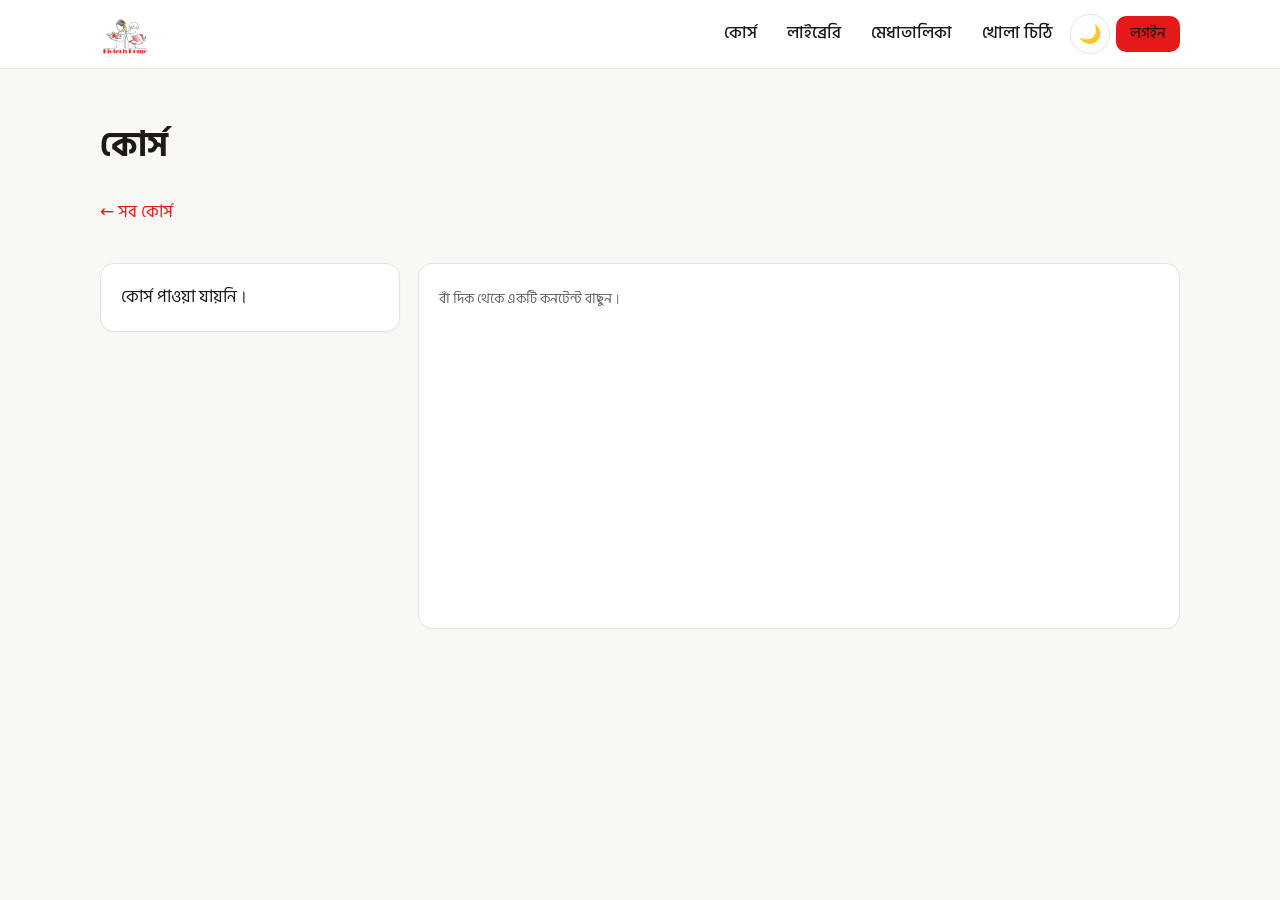
<file: site/course.html>
<!DOCTYPE html>
<html lang="bn"><head><meta charset="utf-8"><meta name="viewport" content="width=device-width,initial-scale=1">
<title>কোর্স — Biotech Home</title><link rel="icon" href="assets/favicon.png"><link rel="stylesheet" href="css/style.css"><script>try{var t=localStorage.getItem("bh-theme")||(matchMedia("(prefers-color-scheme: dark)").matches?"dark":"light");document.documentElement.dataset.theme=t}catch(e){}</script><style>.fold>summary{cursor:pointer;list-style:none}.fold>summary::-webkit-details-marker{display:none}.fold>summary h2{margin:0;display:inline}.fold>summary::before{content:"▸ ";font-size:20px}.fold[open]>summary::before{content:"▾ "}.cw{display:grid;grid-template-columns:300px 1fr;gap:18px}@media(max-width:800px){.cw{grid-template-columns:1fr}}
.it{display:block;width:100%;text-align:left;border:0;background:none;font:inherit;padding:10px 8px;border-radius:10px;cursor:pointer;color:inherit}.it:hover{background:rgba(0,0,0,.05)}.it.on{background:rgba(229,25,25,.1);font-weight:700}
.vw{position:relative;min-height:320px;user-select:none;-webkit-user-select:none;-webkit-touch-callout:none}
.vw iframe{width:100%;aspect-ratio:16/9;border:0;border-radius:12px;background:#000}.vw canvas{width:100%;height:auto;display:block;margin:0 auto 10px;border-radius:6px;background:#fff}
.vw .nt.big{height:86vh}.vw .nt{width:100%;height:78vh;border:1px solid var(--line);border-radius:12px;background:#fff}
.wmk{position:absolute;inset:0;pointer-events:none;z-index:5;overflow:hidden}
.wmk span{position:absolute;white-space:nowrap;font-size:14px;font-weight:700;color:rgba(120,120,120,.28);transform:rotate(-24deg)}
.vw.blur>*:not(.wmk){filter:blur(18px)}
@media print{body{display:none!important}}</style></head><body>
<header class="top"><div class="wrap"><a class="brand" href="index.html"><img src="assets/logo-clear.png" alt="Biotech Home"></a>
<nav class="nav"><a class="hide-m" href="index.html#courses">কোর্স</a><a class="hide-m" href="index.html#library">লাইব্রেরি</a><a class="hide-m" href="index.html#merit">মেধাতালিকা</a><a class="hide-m" href="letters.html">খোলা চিঠি</a><button class="theme" id="theme" aria-label="থিম পরিবর্তন">🌙</button><span id="navauth"><a class="btn sm" href="login.html">লগইন</a></span></nav></div></header>

<main class="wrap" style="padding:20px 20px 40px"><div class="pagehead"><h1 id="ct">কোর্স</h1><p class="sub" id="cd"></p><p class="sub"><a href="index.html#courses">← সব কোর্স</a></p></div>
<div id="m" class="msg"></div>
<div class="cw"><div class="card" id="li" style="align-self:start"><div class="hint">লোড হচ্ছে…</div></div>
<div class="card"><div id="vw" class="vw"><div class="hint">বাঁ দিক থেকে একটি কনটেন্ট বাছুন।</div></div></div></div></main>
<script src="js/vendor/supabase.js"></script><script src="js/vendor/pdf.min.js"></script><script src="js/app.js"></script><script>
const FN=SUPABASE_URL+'/functions/v1/content-access';
const KIND={video:'🎬',book:'📘',note:'📝',mindmap:'🧠',bundle:'📁'};
const CID=new URLSearchParams(location.search).get('id')||'';
let ITEMS=[],TOKEN=0;
const vw=$('#vw');
pdfjsLib.GlobalWorkerOptions.workerSrc='js/vendor/pdf.worker.min.js';
// ---- light deterrents (real protection: signed URLs + server-side access check + watermark) ----
vw.addEventListener('contextmenu',e=>e.preventDefault());
vw.addEventListener('dragstart',e=>e.preventDefault());
document.addEventListener('keydown',e=>{const k=(e.key||'').toLowerCase();if((e.ctrlKey||e.metaKey)&&['s','p','c','u','a','x'].includes(k)&&vw.querySelector('canvas,iframe.nt,.nt')){e.preventDefault()}});
document.addEventListener('visibilitychange',()=>{vw.classList.toggle('blur',document.hidden&&!vw.querySelector('iframe[data-yt]'))});
function wm(host,text){const w=document.createElement('div');w.className='wmk';for(let y=0;y<12;y++)for(let x=0;x<4;x++){const s=document.createElement('span');s.textContent=text;s.style.top=(y*9+(x%2)*4)+'%';s.style.left=(x*28-6)+'%';w.append(s)}host.append(w)}
function stamp(ctx,w,h,text){ctx.save();ctx.globalAlpha=.16;ctx.fillStyle='#555';ctx.font='bold '+Math.max(14,Math.round(w/38))+'px sans-serif';ctx.rotate(-0.42);const step=Math.round(w/5);for(let y=-h;y<h*1.4;y+=step*0.7)for(let x=-w;x<w*1.5;x+=step*1.9)ctx.fillText(text,x,y);ctx.restore()}
function msg(t,ok){say($('#m'),t,ok)}
async function tok(){const {data:{session}}=await sb.auth.getSession();return session?session.access_token:null}
async function openItem(it,btn){const my=++TOKEN;document.querySelectorAll('.it').forEach(b=>b.classList.toggle('on',b===btn));$('#m').className='msg';
 vw.replaceChildren();const l=document.createElement('div');l.className='hint';l.textContent='লোড হচ্ছে…';vw.append(l);
 const t=await tok();const h={'Content-Type':'application/json',apikey:SUPABASE_KEY};if(t)h.Authorization='Bearer '+t;
 let j;try{const r=await fetch(FN,{method:'POST',headers:h,body:JSON.stringify({item_id:it.id})});j=await r.json().catch(()=>({}));
  if(my!==TOKEN)return;
  if(!r.ok){vw.replaceChildren();msg(r.status===401?'এটি দেখতে লগইন করুন।':r.status===403?'এই কোর্সে আপনার ভর্তি নেই বা মেয়াদ শেষ।':'কনটেন্ট খোলা যায়নি।',false);if(r.status===401){const a=document.createElement('a');a.className='btn sm';a.href='login.html';a.textContent='লগইন';vw.append(a)}return}}
 catch(e){if(my===TOKEN){vw.replaceChildren();msg('নেটওয়ার্ক সমস্যা। আবার চেষ্টা করুন।',false)}return}
 vw.replaceChildren();
 try{
  if(j.kind==='bundle'){await showBundle(it.id,j,t,my);return}
  if(j.youtube_id){const f=document.createElement('iframe');f.dataset.yt='1';f.allow='encrypted-media; picture-in-picture; fullscreen';f.allowFullscreen=true;f.referrerPolicy='strict-origin-when-cross-origin';
   f.src='https://www.youtube-nocookie.com/embed/'+encodeURIComponent(j.youtube_id)+'?rel=0&modestbranding=1&disablekb=1&iv_load_policy=3&playsinline=1';vw.append(f);wm(vw,j.watermark);return}
  if(j.ext==='pdf'){await showPdf(j,my);return}
  if(j.ext==='html'){const tx=await (await fetch(j.url)).text();if(my!==TOKEN)return;const f=document.createElement('iframe');f.className='nt';f.setAttribute('sandbox','allow-scripts');f.srcdoc=tx;vw.append(f);wm(vw,j.watermark);return}
  const b=await (await fetch(j.url)).blob();if(my!==TOKEN)return;const bm=await createImageBitmap(b);const c=document.createElement('canvas');c.width=bm.width;c.height=bm.height;const x=c.getContext('2d');x.drawImage(bm,0,0);stamp(x,c.width,c.height,j.watermark);vw.append(c);
 }catch(e){vw.replaceChildren();msg('কনটেন্ট খোলা যায়নি।',false)}}
async function showBundle(id,j,t,my){
 if(!('serviceWorker' in navigator)){msg('এই ব্রাউজারে ফোল্ডার-কনটেন্ট খোলে না। Chrome বা Edge ব্যবহার করুন।',false);return}
 await navigator.serviceWorker.register('sw.js');const reg=await navigator.serviceWorker.ready;if(my!==TOKEN)return;
 if(reg.active)reg.active.postMessage({type:'purge'});
 const f=document.createElement('iframe');f.className='nt big';f.setAttribute('sandbox','allow-scripts allow-same-origin');f.referrerPolicy='no-referrer';
 f.src=new URL('_b/'+id+'/'+(t||'anon')+'/'+j.entry,location.href).href;vw.append(f);wm(vw,j.watermark)}
async function showPdf(j,my){const buf=await (await fetch(j.url)).arrayBuffer();if(my!==TOKEN)return;
 const doc=await pdfjsLib.getDocument({data:buf,disableRange:true,enableXfa:false,isEvalSupported:false}).promise;if(my!==TOKEN)return;
 const p1=await doc.getPage(1);const wv=Math.min(vw.clientWidth||800,1000);const base=p1.getViewport({scale:1});const sc=wv/base.width;
 const dpr=Math.min(window.devicePixelRatio||1,2);
 const io=new IntersectionObserver(es=>es.forEach(async en=>{if(!en.isIntersecting)return;const c=en.target;io.unobserve(c);
   const pg=await doc.getPage(+c.dataset.p);if(my!==TOKEN)return;const v=pg.getViewport({scale:sc*dpr});c.width=v.width;c.height=v.height;c.style.aspectRatio=v.width+'/'+v.height;
   const x=c.getContext('2d');await pg.render({canvasContext:x,viewport:v}).promise;stamp(x,v.width,v.height,j.watermark)}),{rootMargin:'600px'});
 for(let n=1;n<=doc.numPages;n++){const c=document.createElement('canvas');c.dataset.p=n;c.width=Math.round(base.width*sc);c.height=Math.round(base.height*sc);c.style.aspectRatio=base.width+'/'+base.height;vw.append(c);io.observe(c)}}
async function init(){
 if(!/^[0-9a-f-]{36}$/i.test(CID)){$('#li').textContent='কোর্স পাওয়া যায়নি।';return}
 const {data:c}=await sb.from('courses').select('id,title,description,is_paid,price_bdt').eq('id',CID).eq('is_active',true).maybeSingle();
 if(!c){$('#li').textContent='কোর্স পাওয়া যায়নি।';return}
 $('#ct').textContent=c.title;$('#cd').textContent=(c.is_paid?'পেইড কোর্স':'ফ্রি কোর্স')+(c.description?' — '+c.description:'');
 const {data}=await sb.from('course_items').select('id,title,kind,is_preview,sort_order').eq('course_id',CID).order('sort_order').order('created_at');
 ITEMS=data||[];const li=$('#li');li.replaceChildren();
 if(!ITEMS.length){li.textContent='কনটেন্ট শীঘ্রই আসছে।';return}
 ITEMS.forEach(it=>{const b=document.createElement('button');b.type='button';b.className='it';b.textContent=KIND[it.kind]+' '+it.title+(it.is_preview?' (ফ্রি প্রিভিউ)':'');b.onclick=()=>openItem(it,b);li.append(b)})}
init();
</script></body></html>
</file>
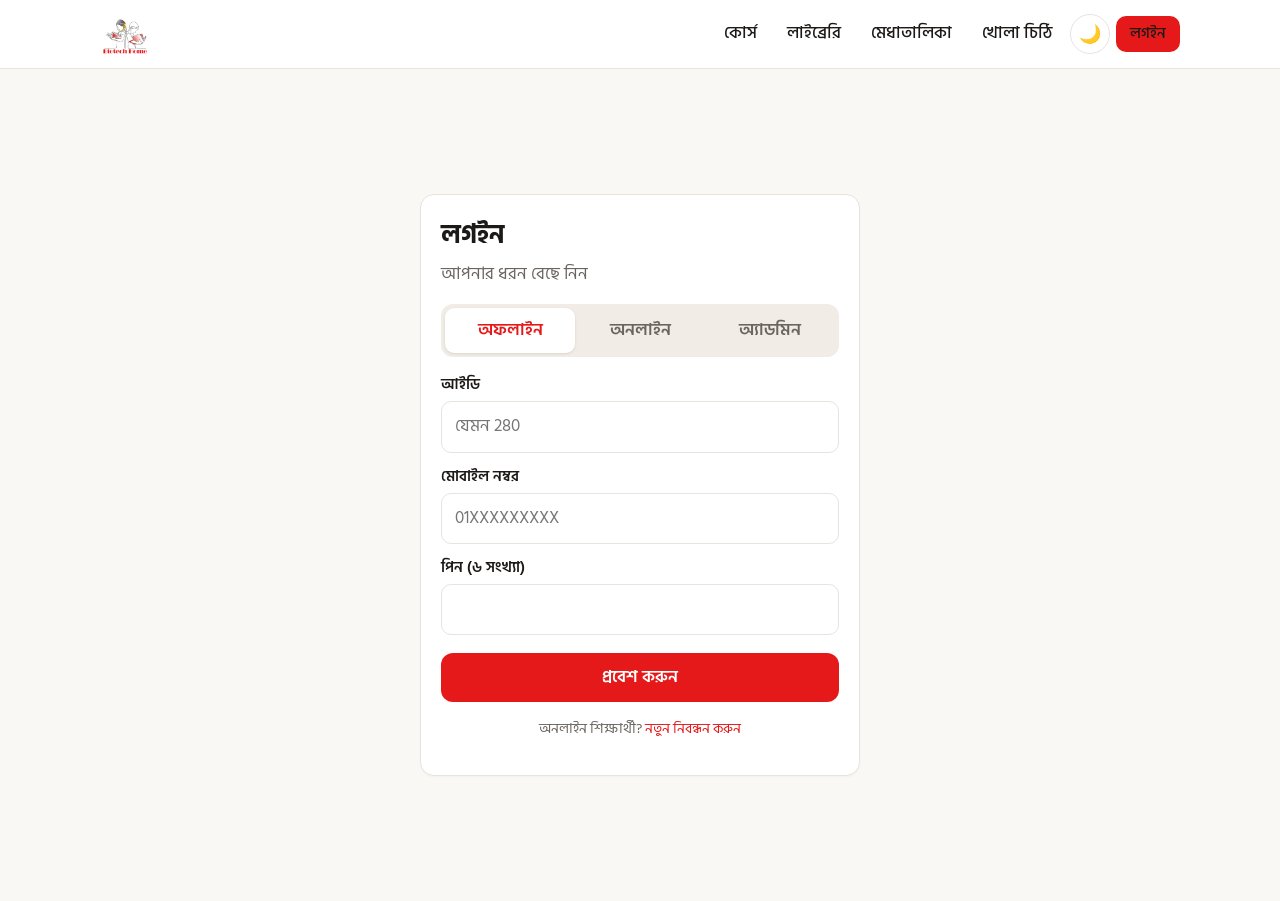
<file: site/courses-admin.html>
<!DOCTYPE html>
<html lang="bn"><head><meta charset="utf-8"><meta name="viewport" content="width=device-width,initial-scale=1">
<title>কোর্স ও ব্যাচ — Biotech Home</title><link rel="icon" href="assets/favicon.png"><link rel="stylesheet" href="css/style.css"><script>try{var t=localStorage.getItem("bh-theme")||(matchMedia("(prefers-color-scheme: dark)").matches?"dark":"light");document.documentElement.dataset.theme=t}catch(e){}</script><style>.fold>summary{cursor:pointer;list-style:none}.fold>summary::-webkit-details-marker{display:none}.fold>summary h2{margin:0;display:inline}.fold>summary::before{content:"▸ ";font-size:20px}.fold[open]>summary::before{content:"▾ "}</style></head><body>
<header class="top"><div class="wrap"><a class="brand" href="index.html"><img src="assets/logo-clear.png" alt="Biotech Home"></a>
<nav class="nav"><a class="hide-m" href="index.html#courses">কোর্স</a><a class="hide-m" href="index.html#library">লাইব্রেরি</a><a class="hide-m" href="index.html#merit">মেধাতালিকা</a><a class="hide-m" href="letters.html">খোলা চিঠি</a><button class="theme" id="theme" aria-label="থিম পরিবর্তন">🌙</button><span id="navauth"><a class="btn sm" href="login.html">লগইন</a></span></nav></div></header>

<main class="wrap" style="padding:20px 20px 40px"><div class="pagehead"><h1>কোর্স ও ব্যাচ</h1><p class="sub"><a href="admin.html">← অ্যাডমিন প্যানেল</a> · <a href="content-admin.html">কনটেন্ট যোগ করুন</a></p></div>
<div class="tabs" id="tb" style="margin-bottom:16px"><button type="button" data-t="c" class="on">কোর্স</button><button type="button" data-t="b">ব্যাচ</button><button type="button" data-t="e">শিক্ষার্থী যোগ</button></div>
<div id="m" class="msg"></div>
<section id="p-c"><div class="card" style="margin-bottom:18px"><h2 style="margin-top:0">নতুন কোর্স</h2><form id="cf"><label>নাম</label><input id="ct" maxlength="120"><label>বিবরণ (ঐচ্ছিক)</label><textarea id="cd" rows="3" maxlength="1000"></textarea>
<div class="two"><div><label>ধরন</label><select id="cp"><option value="free">ফ্রি</option><option value="paid">পেইড</option></select></div><div><label>মূল্য (টাকা, পেইডের জন্য)</label><input id="cr" inputmode="numeric" maxlength="6"></div></div><button class="btn" style="margin-top:12px" type="submit">কোর্স তৈরি করুন</button></form></div>
<div class="card"><h2 style="margin-top:0">কোর্স তালিকা</h2><div id="cl"></div></div></section>
<section id="p-b" hidden><div class="card" style="margin-bottom:18px"><h2 style="margin-top:0">নতুন ব্যাচ</h2><form id="bf"><div class="two"><div><label>সেশন</label><select id="bs"><option value="2028">HSC 2028</option><option value="2027">HSC 2027</option></select></div><div><label>ব্যাচের নাম</label><input id="bn" maxlength="60"></div></div><button class="btn" style="margin-top:12px" type="submit">ব্যাচ তৈরি করুন</button></form></div>
<div class="card"><h2 style="margin-top:0">ব্যাচ তালিকা</h2><div id="bl"></div></div></section>
<section id="p-e" hidden><div class="card" style="margin-bottom:18px"><h2 style="margin-top:0">কোর্সে শিক্ষার্থী যোগ করুন</h2><div class="two"><div><label>কোর্স</label><select id="ec"></select></div><div><label>মেয়াদ (দিন, ফাঁকা = অসীম)</label><input id="ed" inputmode="numeric" maxlength="4"></div></div>
<div class="card" style="margin-top:12px"><b>পুরো ব্যাচ একসাথে</b><div class="two"><div><select id="eb"></select></div><div><button class="btn sm" id="eab" type="button">ব্যাচের সবাইকে যোগ করুন</button></div></div></div>
<div class="card" style="margin-top:12px"><b>একজন একজন করে</b><label>খুঁজুন (নাম / মোবাইল / আইডি)</label><input id="eq" autocomplete="off" placeholder="অন্তত ২ অক্ষর লিখুন"><div id="er" style="margin-top:8px"></div></div></div>
<div class="card"><h2 style="margin-top:0">এই কোর্সের শিক্ষার্থী</h2><div id="el"></div></div></section></main>
<script src="js/vendor/supabase.js"></script><script src="js/app.js"></script><script>
const ex=(t,cls,fn)=>{const b=document.createElement('button');b.type='button';b.className='btn sm '+(cls||'');b.textContent=t;b.onclick=fn;return b};
function line(parts,btns){const d=document.createElement('div');d.className='post';d.style.cssText='display:flex;gap:8px;align-items:center;flex-wrap:wrap';const t=document.createElement('span');t.style.flex='1';t.textContent=parts;d.append(t,...btns);return d}
let COURSES=[],BATCHES=[];
document.querySelectorAll('#tb button').forEach(b=>b.onclick=()=>{document.querySelectorAll('#tb button').forEach(x=>x.classList.toggle('on',x===b));['c','b','e'].forEach(k=>$('#p-'+k).hidden=k!==b.dataset.t);if(b.dataset.t==='e')loadEnrolled()});
const fail=()=>say($('#m'),'কাজটি হয়নি। আবার চেষ্টা করুন।',false);
async function loadC(){const {data}=await sb.from('courses').select('id,title,description,is_paid,price_bdt,is_active').order('created_at',{ascending:false});COURSES=data||[];const box=$('#cl');box.replaceChildren();
 COURSES.forEach(c=>box.append(line(c.title+' — '+(c.is_paid?'পেইড '+(c.price_bdt||0)+' টাকা':'ফ্রি')+(c.is_active?'':' (লুকানো)'),[
  ex(c.is_active?'লুকান':'প্রকাশ','ghost',async()=>{const {error}=await sb.from('courses').update({is_active:!c.is_active}).eq('id',c.id);error?fail():loadC()}),
  ex('মুছুন','dark',async()=>{if(!confirm('"'+c.title+'" কোর্স ও এর সব শিক্ষার্থী-অ্যাক্সেস মুছে যাবে। নিশ্চিত?'))return;const {error}=await sb.from('courses').delete().eq('id',c.id);error?say($('#m'),'মোছা যায়নি (পেমেন্ট রেকর্ড থাকতে পারে)। লুকিয়ে রাখুন।',false):loadC()})])));
 if(!COURSES.length)box.textContent='কোনো কোর্স নেই।';
 const s=$('#ec');const k=s.value;s.replaceChildren();COURSES.forEach(c=>s.append(new Option(c.title,c.id)));if(k)s.value=k}
$('#cf').onsubmit=async e=>{e.preventDefault();const t=$('#ct').value.trim();const paid=$('#cp').value==='paid';const pr=parseInt($('#cr').value,10);
 if(t.length<2){say($('#m'),'কোর্সের নাম লিখুন।',false);return}if(paid&&!(pr>0)){say($('#m'),'পেইড কোর্সের মূল্য লিখুন।',false);return}
 const {error}=await sb.from('courses').insert({title:t,description:$('#cd').value.trim()||null,is_paid:paid,price_bdt:paid?pr:null,is_active:true});
 if(error){fail();return}say($('#m'),'কোর্স তৈরি হয়েছে।',true);$('#ct').value='';$('#cd').value='';$('#cr').value='';loadC()};
async function loadB(){const {data}=await sb.from('batches').select('id,name,session_year,is_active,batch_members(count)').order('session_year',{ascending:false}).order('created_at');BATCHES=data||[];const box=$('#bl');box.replaceChildren();
 BATCHES.forEach(b=>box.append(line('HSC '+b.session_year+' · '+b.name+' — '+((b.batch_members&&b.batch_members[0]&&b.batch_members[0].count)||0)+' জন'+(b.is_active===false?' (বন্ধ)':''),[
  ex('নাম বদলান','ghost',async()=>{const n=prompt('নতুন নাম',b.name);if(!n||n.trim().length<2)return;const {error}=await sb.from('batches').update({name:n.trim()}).eq('id',b.id);error?fail():loadB()}),
  ex(b.is_active===false?'চালু':'বন্ধ','ghost',async()=>{const {error}=await sb.from('batches').update({is_active:b.is_active===false}).eq('id',b.id);error?fail():loadB()}),
  ex('মুছুন','dark',async()=>{const n=(b.batch_members&&b.batch_members[0]&&b.batch_members[0].count)||0;if(n>0){say($('#m'),'এই ব্যাচে '+n+' জন আছে, আগে বন্ধ করুন। শিক্ষার্থী থাকলে মোছা যাবে না।',false);return}if(!confirm('ব্যাচ মুছবেন?'))return;const {error}=await sb.from('batches').delete().eq('id',b.id);error?fail():loadB()})])));
 const s=$('#eb');s.replaceChildren();BATCHES.forEach(b=>s.append(new Option('HSC '+b.session_year+' · '+b.name,b.id)))}
$('#bf').onsubmit=async e=>{e.preventDefault();const n=$('#bn').value.trim();if(n.length<2){say($('#m'),'ব্যাচের নাম লিখুন।',false);return}
 const {error}=await sb.from('batches').insert({name:n,kind:'offline',session_year:+$('#bs').value});if(error){fail();return}say($('#m'),'ব্যাচ তৈরি হয়েছে।',true);$('#bn').value='';loadB()};
function expiry(){const d=parseInt($('#ed').value,10);return d>0?new Date(Date.now()+d*864e5).toISOString():null}
async function grant(ids){const cid=$('#ec').value;if(!cid){say($('#m'),'আগে কোর্স বেছে নিন।',false);return}const ex_=expiry();let n=0;
 for(let i=0;i<ids.length;i+=200){const rows=ids.slice(i,i+200).map(id=>({student_id:id,course_id:cid,expires_at:ex_}));const {error}=await sb.from('course_access').upsert(rows,{onConflict:'student_id,course_id'});if(error){fail();return}n+=rows.length}
 say($('#m'),n+' জনকে যোগ করা হয়েছে।',true);loadEnrolled()}
$('#eab').onclick=async()=>{const bid=$('#eb').value;if(!bid)return;const {data,error}=await sb.from('batch_members').select('student_id').eq('batch_id',bid).limit(2000);if(error||!data){fail();return}
 if(!data.length){say($('#m'),'এই ব্যাচে কেউ নেই।',false);return}if(!confirm(data.length+' জনকে কোর্সে যোগ করবেন?'))return;grant(data.map(x=>x.student_id))};
let qt;$('#eq').oninput=()=>{clearTimeout(qt);qt=setTimeout(async()=>{const q=$('#eq').value.trim().replace(/[%,()*]/g,'');const box=$('#er');box.replaceChildren();if(q.length<2)return;
 const {data}=await sb.from('profiles').select('id,full_name,mobile,student_code').neq('role','admin').or('full_name.ilike.%'+q+'%,mobile.ilike.%'+q+'%,student_code.ilike.%'+q+'%').limit(15);
 (data||[]).forEach(p=>box.append(line((p.student_code||'')+' · '+p.full_name+' · '+(p.mobile||''),[ex('যোগ করুন','',()=>grant([p.id]))])))},300)};
async function loadEnrolled(){const cid=$('#ec').value;const box=$('#el');box.replaceChildren();if(!cid)return;
 const {data}=await sb.from('course_access').select('student_id,expires_at,profiles(full_name,student_code)').eq('course_id',cid).order('granted_at',{ascending:false}).limit(500);
 (data||[]).forEach(r=>box.append(line(((r.profiles&&r.profiles.student_code)||'')+' · '+((r.profiles&&r.profiles.full_name)||'')+(r.expires_at?' · মেয়াদ: '+new Date(r.expires_at).toLocaleDateString('bn-BD'):''),[
  ex('সরান','dark',async()=>{const {error}=await sb.from('course_access').delete().eq('student_id',r.student_id).eq('course_id',cid);error?fail():loadEnrolled()})])));
 if(!(data||[]).length)box.textContent='এই কোর্সে কেউ নেই।'}
$('#ec').onchange=loadEnrolled;
(async()=>{const me=await requireLogin();if(!me)return;if(me.role!=='admin'||me.status!=='active'){location.href='dashboard.html';return}await loadC();await loadB()})();
</script></body></html>
</file>
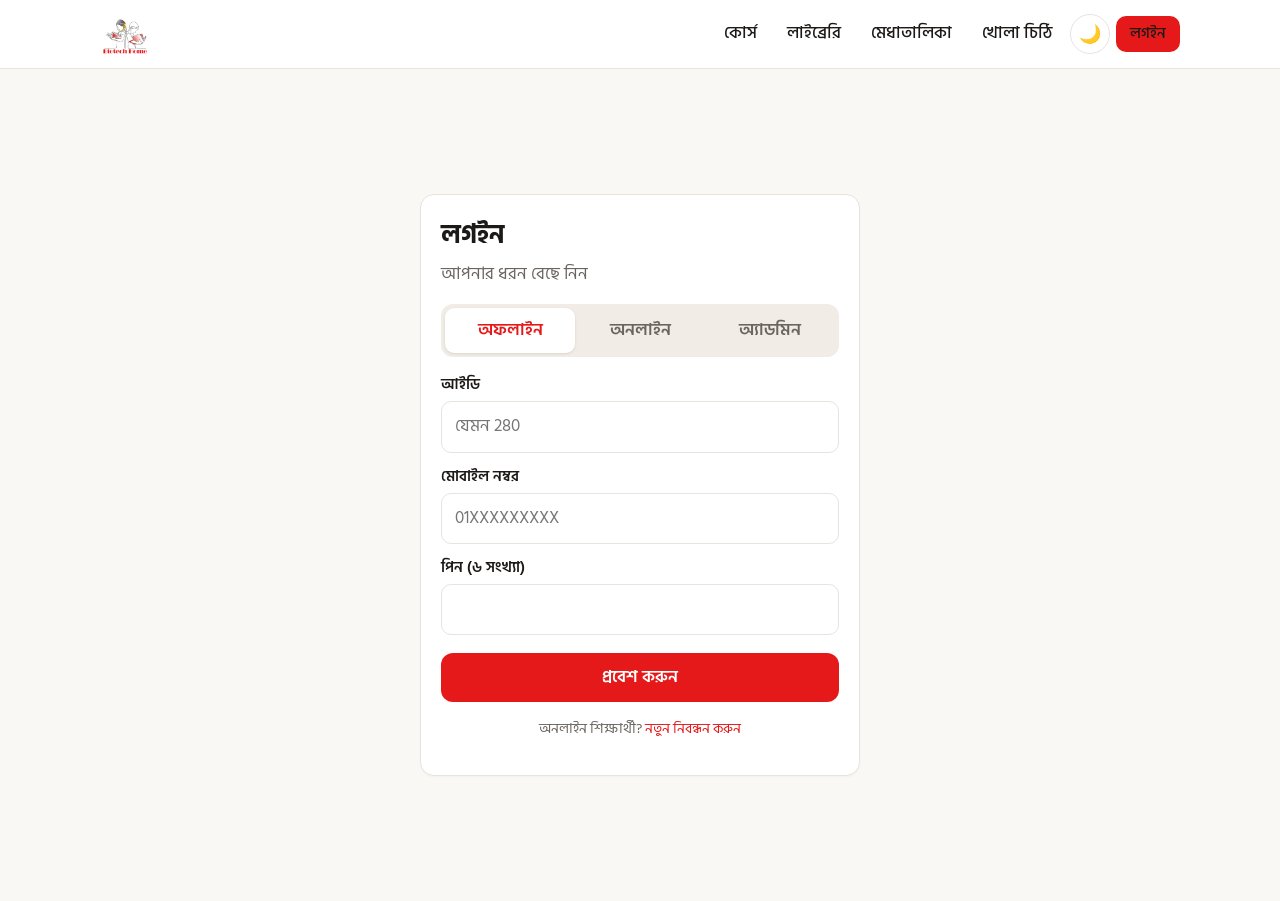
<file: site/dashboard.html>
<!DOCTYPE html>
<html lang="bn"><head><meta charset="utf-8"><meta name="viewport" content="width=device-width,initial-scale=1">
<title>ড্যাশবোর্ড — Biotech Home</title><link rel="icon" href="assets/favicon.png"><link rel="stylesheet" href="css/style.css"><script>try{var t=localStorage.getItem("bh-theme")||(matchMedia("(prefers-color-scheme: dark)").matches?"dark":"light");document.documentElement.dataset.theme=t}catch(e){}</script><style>.fold>summary{cursor:pointer;list-style:none}.fold>summary::-webkit-details-marker{display:none}.fold>summary h2{margin:0;display:inline}.fold>summary::before{content:"▸ ";font-size:20px}.fold[open]>summary::before{content:"▾ "}.stat{text-align:center}.stat b{display:block;font-size:30px;color:var(--red)}.stat span{color:var(--mut)}</style></head><body>
<header class="top"><div class="wrap"><a class="brand" href="index.html"><img src="assets/logo-clear.png" alt="Biotech Home"></a>
<nav class="nav"><a class="hide-m" href="index.html#courses">কোর্স</a><a class="hide-m" href="index.html#library">লাইব্রেরি</a><a class="hide-m" href="index.html#merit">মেধাতালিকা</a><a class="hide-m" href="letters.html">খোলা চিঠি</a><button class="theme" id="theme" aria-label="থিম পরিবর্তন">🌙</button><span id="navauth"><a class="btn sm" href="login.html">লগইন</a></span></nav></div></header>

<main class="wrap" style="padding:20px 20px 40px"><div class="pagehead"><h1 id="hi">...</h1><p class="sub" id="meta"></p></div>
<div id="pending" class="card" hidden><span class="tag red">অনুমোদনের অপেক্ষায়</span><p>আপনার নিবন্ধন সম্পন্ন হয়েছে। শিক্ষক অনুমোদন দিলে এখানে কনটেন্ট দেখা যাবে।</p></div>
<div id="active" hidden><div class="grid" id="sum" style="margin-bottom:18px"></div>
<div class="card" style="margin-bottom:18px"><h2 style="margin-top:0">📝 পরীক্ষার নম্বর</h2><div class="tw"><table><thead><tr><th>পরীক্ষা</th><th>প্রাপ্ত নম্বর</th><th>পূর্ণমান</th><th>%</th></tr></thead><tbody id="mk"></tbody></table></div><p class="hint" id="mke"></p></div>
<div class="card" style="margin-bottom:18px"><h2 style="margin-top:0">💳 মাসিক ফি</h2><div class="tw"><table><thead><tr><th>মাস</th><th>অবস্থা</th><th>জমা (আংশিক হলে)</th></tr></thead><tbody id="fe"></tbody></table></div><p class="hint" id="fee"></p></div>
<details class="card fold" style="margin-bottom:18px"><summary><h2>📅 উপস্থিতি (খুলতে ক্লিক করুন)</h2></summary><div class="tw" style="margin-top:10px"><table><thead><tr><th>তারিখ</th><th>অবস্থা</th></tr></thead><tbody id="at"></tbody></table></div><p class="hint" id="ate"></p></details>
<div class="grid wm" id="tiles"></div></div>
<p style="margin-top:24px"><a class="btn ghost sm" id="adm" href="admin.html" hidden>অ্যাডমিন প্যানেল</a> <button class="btn dark sm" onclick="logout()">লগআউট</button></p></main>
<footer class="foot"><div class="wrap">© Biotech Home, রাধাবল্লভ, রংপুর · মো. মোকছেদুর রহমান (রিপন) · <a href="https://www.youtube.com/@reponsathi">YouTube</a></div></footer><script src="js/vendor/supabase.js"></script><script src="js/app.js"></script><script>(async()=>{const p=await requireLogin();if(!p)return;
 if(p.role==='admin'){location.replace('admin.html');return}
 $('#hi').textContent='স্বাগতম, '+p.full_name;$('#meta').textContent=(p.student_code?'আইডি: '+p.student_code+' · ':'')+(p.role==='admin'?'অ্যাডমিন':p.student_type==='offline'?'অফলাইন শিক্ষার্থী':'অনলাইন শিক্ষার্থী');
 if(p.role==='admin')$('#adm').hidden=false;
 if(p.status!=='active'){$('#pending').hidden=false;return}
 $('#active').hidden=false;const COL=['#E51919','#8E44AD','#2563EB','#D99A00','#0E9F6E','#0891B2'];
 [['📚','বই ও নোট'],['🧠','মাইন্ড ম্যাপ'],['📝','পরীক্ষা'],['🏆','মেধাতালিকা'],['📊','আমার ফলাফল'],['🎓','কোর্স']].forEach(([i,t])=>{const d=document.createElement('div');d.className='card tile';d.style.setProperty('--c',COL[$('#tiles').children.length%6]);d.innerHTML='<div class="ic"></div><b></b><span>শীঘ্রই আসছে</span>';d.querySelector('.ic').textContent=i;d.querySelector('b').textContent=t;$('#tiles').append(d)});

 (async()=>{const bn=n=>Number(n).toLocaleString('bn-BD');const MO=['January','February','March','April','May','June','July','August','September','October','November','December'];const MB={January:'জানুয়ারি',February:'ফেব্রুয়ারি',March:'মার্চ',April:'এপ্রিল',May:'মে',June:'জুন',July:'জুলাই',August:'আগস্ট',September:'সেপ্টেম্বর',October:'অক্টোবর',November:'নভেম্বর',December:'ডিসেম্বর'};const ST={paid:'পরিশোধিত',due:'বাকি',partial:'আংশিক'};
  function row(tb,vals){const tr=document.createElement('tr');vals.forEach(v=>{const c=document.createElement('td');c.textContent=v;tr.append(c)});tb.append(tr)}
  function stat(t,v){const d=document.createElement('div');d.className='card stat';const b=document.createElement('b');b.textContent=v;const sp=document.createElement('span');sp.textContent=t;d.append(b,sp);$('#sum').append(d)}
  try{const [mk,fe,at]=await Promise.all([
   sb.from('exam_marks').select('marks,present,exams(name,max_marks,app_id)').eq('student_id',p.id),
   sb.from('fee_payments').select('fee_month,fee_year,status,amount_bdt').eq('student_id',p.id),
   sb.from('daily_attendance').select('att_date,status').eq('student_id',p.id).order('att_date',{ascending:false}).limit(400)]);
   const M=(mk.data||[]).filter(x=>x.exams).sort((x,y)=>x.exams.app_id-y.exams.app_id);let got=0,tot=0;
   M.forEach(x=>{const pr=x.present;if(pr){got+=x.marks||0;tot+=x.exams.max_marks}row($('#mk'),[x.exams.name,pr?bn(x.marks):'অনুপস্থিত',bn(x.exams.max_marks),pr?bn(Math.round((x.marks||0)*1000/x.exams.max_marks)/10)+'%':'—'])});
   if(!M.length)$('#mke').textContent='এখনো কোনো পরীক্ষার নম্বর যোগ হয়নি।';
   const F=(fe.data||[]).slice().sort((x,y)=>y.fee_year-x.fee_year||MO.indexOf(y.fee_month)-MO.indexOf(x.fee_month));
   F.forEach(x=>row($('#fe'),[(MB[x.fee_month]||x.fee_month)+' '+bn(x.fee_year),ST[x.status]||x.status,x.status==='partial'&&x.amount_bdt!=null?bn(x.amount_bdt)+' টাকা':'—']));
   if(!F.length)$('#fee').textContent='ফি-এর কোনো রেকর্ড নেই।';
   const A=at.data||[];const pc=A.filter(x=>x.status==='present').length;
   A.forEach(x=>row($('#at'),[new Date(x.att_date+'T00:00:00').toLocaleDateString('bn-BD',{day:'numeric',month:'long',year:'numeric'}),x.status==='present'?'উপস্থিত':'অনুপস্থিত']));
   if(!A.length)$('#ate').textContent='উপস্থিতির কোনো রেকর্ড নেই।';
   if(A.length)stat('উপস্থিতি',bn(Math.round(pc*1000/A.length)/10)+'%');
   if(tot)stat('গড় নম্বর',bn(Math.round(got*1000/tot)/10)+'%');
   stat('পরিশোধিত মাস',bn(F.filter(x=>x.status==='paid').length));
   const due=F.filter(x=>x.status!=='paid').length;if(due)stat('বাকি/আংশিক মাস',bn(due));
  }catch(e){$('#mke').textContent='তথ্য আনা যায়নি। পেজ রিফ্রেশ করুন।'}})();
})()</script></body></html>
</file>
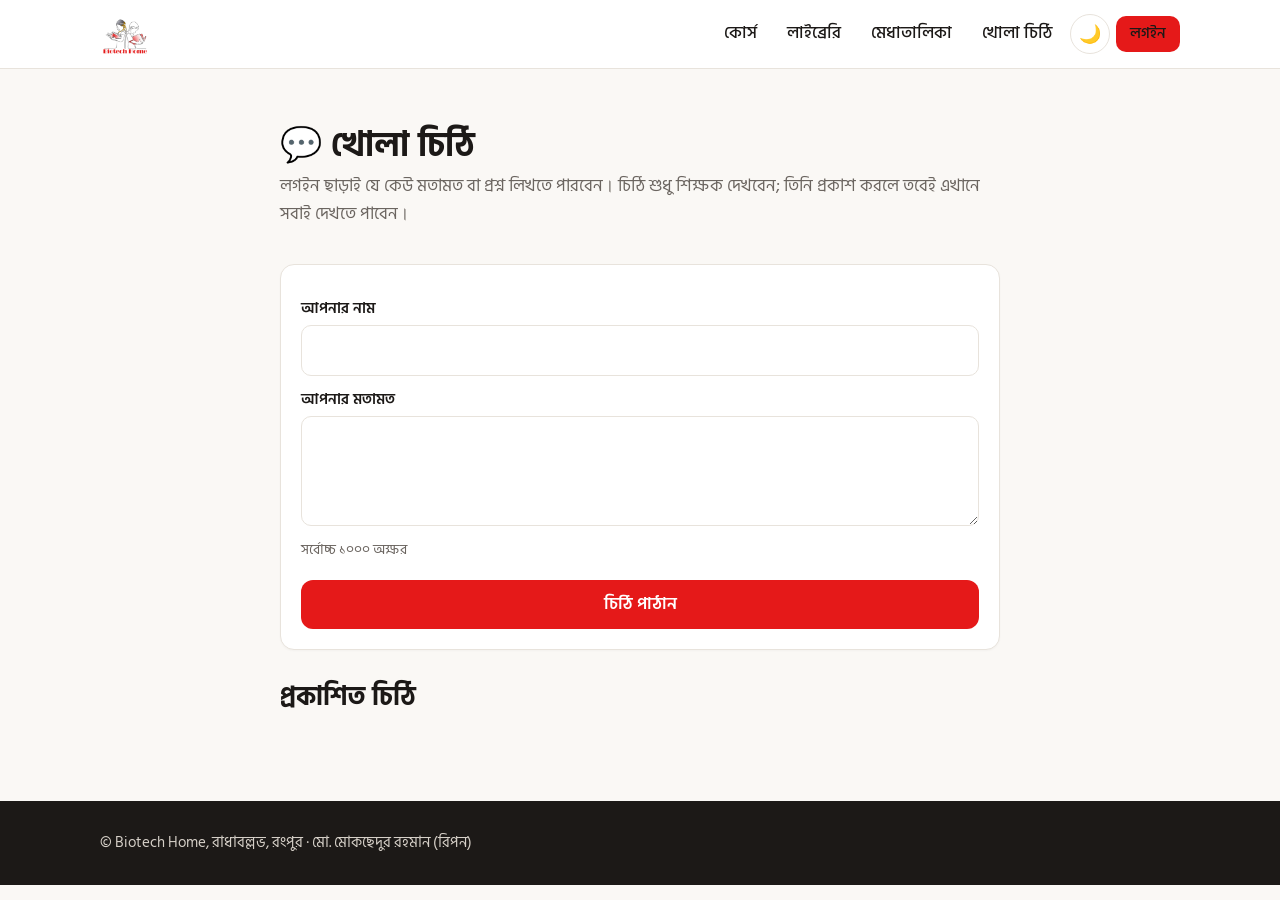
<file: site/letters.html>
<!DOCTYPE html>
<html lang="bn"><head><meta charset="utf-8"><meta name="viewport" content="width=device-width,initial-scale=1">
<title>খোলা চিঠি — Biotech Home</title><link rel="icon" href="assets/favicon.png"><link rel="stylesheet" href="css/style.css"><script>try{var t=localStorage.getItem("bh-theme")||(matchMedia("(prefers-color-scheme: dark)").matches?"dark":"light");document.documentElement.dataset.theme=t}catch(e){}</script></head><body>
<header class="top"><div class="wrap"><a class="brand" href="index.html"><img src="assets/logo-clear.png" alt="Biotech Home"></a>
<nav class="nav"><a class="hide-m" href="index.html#courses">কোর্স</a><a class="hide-m" href="index.html#library">লাইব্রেরি</a><a class="hide-m" href="index.html#merit">মেধাতালিকা</a><a class="hide-m" href="letters.html">খোলা চিঠি</a><button class="theme" id="theme" aria-label="থিম পরিবর্তন">🌙</button><span id="navauth"><a class="btn sm" href="login.html">লগইন</a></span></nav></div></header>

<main class="wrap" style="padding:20px 20px 40px;max-width:760px"><div class="pagehead"><h1>💬 খোলা চিঠি</h1><p class="sub">লগইন ছাড়াই যে কেউ মতামত বা প্রশ্ন লিখতে পারবেন। চিঠি শুধু শিক্ষক দেখবেন; তিনি প্রকাশ করলে তবেই এখানে সবাই দেখতে পাবেন।</p></div>
<div class="card"><form id="f"><label>আপনার নাম</label><input id="nm" maxlength="60"><label>আপনার মতামত</label><textarea id="bd" maxlength="1000"></textarea><div class="hint">সর্বোচ্চ ১০০০ অক্ষর</div>
<input class="hp" id="hp" tabindex="-1" autocomplete="off" aria-hidden="true"><button class="btn full" id="go">চিঠি পাঠান</button><div id="m" class="msg"></div></form></div>
<h2 style="margin:28px 0 12px">প্রকাশিত চিঠি</h2><div id="list"></div></main>
<footer class="foot"><div class="wrap">© Biotech Home, রাধাবল্লভ, রংপুর · মো. মোকছেদুর রহমান (রিপন)</div></footer><script src="js/vendor/supabase.js"></script><script src="js/app.js"></script><script>
async function show(){const {data,error}=await sb.from('open_letters').select('author_name,body,created_at').eq('approved',true).order('created_at',{ascending:false}).limit(100);const l=$('#list');l.replaceChildren();
 if(error||!data||!data.length){l.textContent='এখনো কোনো চিঠি প্রকাশিত হয়নি।';return}
 data.forEach(r=>{const d=document.createElement('div');d.className='card letter';d.style.marginBottom='12px';const b=document.createElement('b');b.textContent=r.author_name;const s=document.createElement('small');s.textContent=new Date(r.created_at).toLocaleDateString('bn-BD');const p=document.createElement('p');p.textContent=r.body;d.append(b,s,p);l.append(d)})}
show();
$('#f').onsubmit=async e=>{e.preventDefault();const m=$('#m'),btn=$('#go'),n=$('#nm').value.trim(),t=$('#bd').value.trim();
 if($('#hp').value)return;if(n.length<2)return say(m,'নাম লিখুন।');if(t.length<3)return say(m,'মতামত লিখুন।');
 try{if(Date.now()-(+localStorage.getItem('bh-last')||0)<30000)return say(m,'একটু পরে আবার পাঠান।')}catch(_){}
 btn.disabled=true;const {error}=await sb.from('open_letters').insert({author_name:n,body:t},{returning:'minimal'});btn.disabled=false;
 if(error)return say(m,'পাঠানো যায়নি। পরে আবার চেষ্টা করুন।');try{localStorage.setItem('bh-last',Date.now())}catch(_){}
 say(m,'ধন্যবাদ! আপনার চিঠি শিক্ষকের কাছে পৌঁছেছে।',true);$('#f').reset();show()};
</script></body></html>
</file>
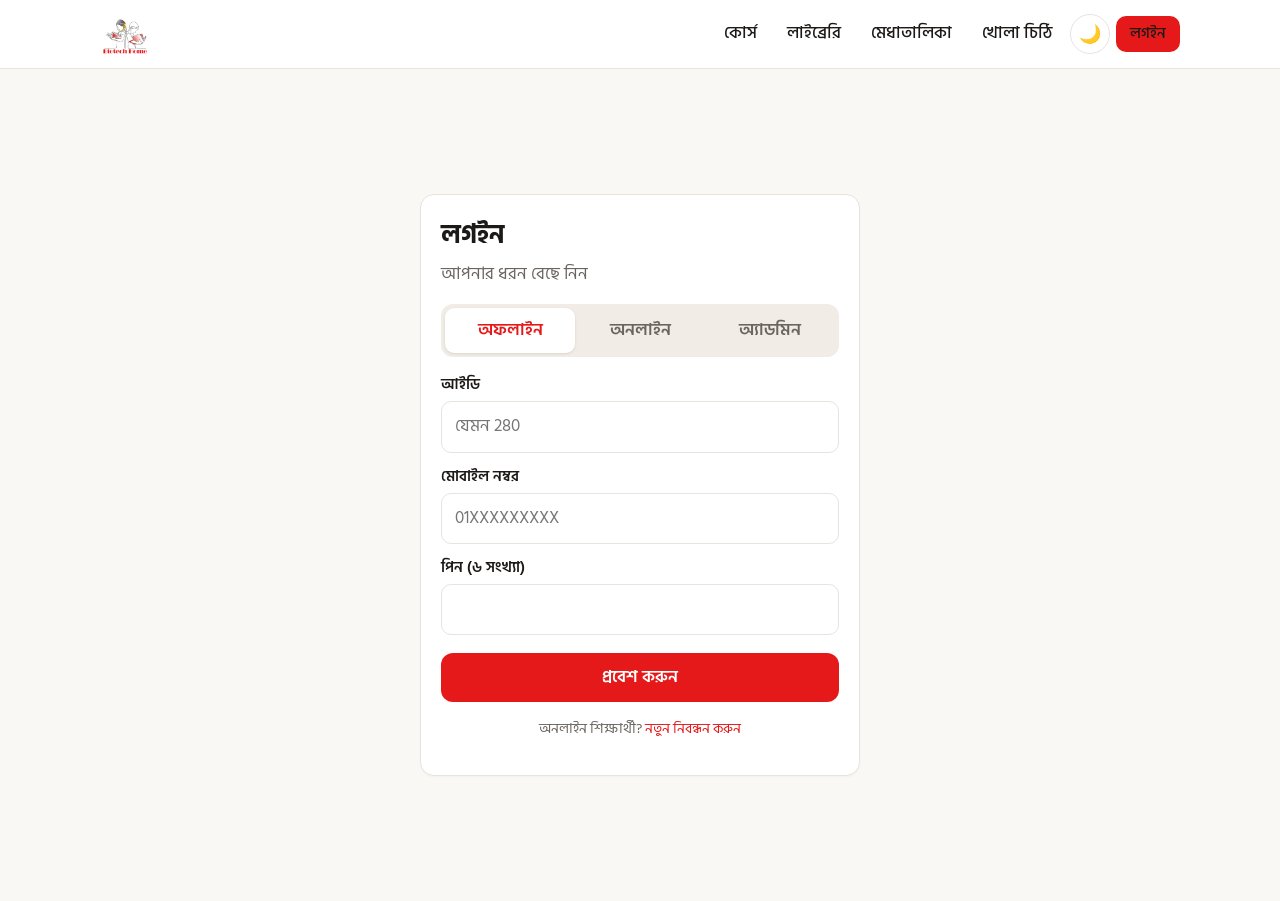
<file: site/login.html>
<!DOCTYPE html>
<html lang="bn"><head><meta charset="utf-8"><meta name="viewport" content="width=device-width,initial-scale=1">
<title>লগইন — Biotech Home</title><link rel="icon" href="assets/favicon.png"><link rel="stylesheet" href="css/style.css"><script>try{var t=localStorage.getItem("bh-theme")||(matchMedia("(prefers-color-scheme: dark)").matches?"dark":"light");document.documentElement.dataset.theme=t}catch(e){}</script></head><body>
<header class="top"><div class="wrap"><a class="brand" href="index.html"><img src="assets/logo-clear.png" alt="Biotech Home"></a>
<nav class="nav"><a class="hide-m" href="index.html#courses">কোর্স</a><a class="hide-m" href="index.html#library">লাইব্রেরি</a><a class="hide-m" href="index.html#merit">মেধাতালিকা</a><a class="hide-m" href="letters.html">খোলা চিঠি</a><button class="theme" id="theme" aria-label="থিম পরিবর্তন">🌙</button><span id="navauth"><a class="btn sm" href="login.html">লগইন</a></span></nav></div></header>

<main class="auth"><div class="card box"><h1>লগইন</h1><p class="sub" style="margin:0">আপনার ধরন বেছে নিন</p>
<div class="tabs" role="tablist"><button class="on" data-m="off">অফলাইন</button><button data-m="on">অনলাইন</button><button data-m="adm">অ্যাডমিন</button></div>
<form id="f">
<div class="pane" data-p="off"><label>আইডি</label><input id="code" autocomplete="username" placeholder="যেমন 280"><label>মোবাইল নম্বর</label><input id="mob1" inputmode="numeric" maxlength="11" placeholder="01XXXXXXXXX"><label>পিন (৬ সংখ্যা)</label><input id="pin" type="password" inputmode="numeric" maxlength="6" autocomplete="current-password"></div>
<div class="pane" data-p="on" hidden><label>মোবাইল নম্বর</label><input id="mob2" inputmode="numeric" maxlength="11" placeholder="01XXXXXXXXX" autocomplete="username"><label>পাসওয়ার্ড</label><input id="pw" type="password" autocomplete="current-password"></div>
<div class="pane" data-p="adm" hidden><label>ইমেইল</label><input id="em" type="email" autocomplete="username"><label>পাসওয়ার্ড</label><input id="pw2" type="password" autocomplete="current-password"></div>
<button class="btn full" id="go">প্রবেশ করুন</button><div id="m" class="msg"></div></form>
<p class="hint" style="text-align:center;margin-top:16px">অনলাইন শিক্ষার্থী? <a href="register.html">নতুন নিবন্ধন করুন</a></p></div></main>
<script src="js/vendor/supabase.js"></script><script src="js/app.js"></script><script>
let mode='off';
document.querySelectorAll('.tabs button').forEach(b=>b.onclick=()=>{mode=b.dataset.m;document.querySelectorAll('.tabs button').forEach(x=>x.classList.toggle('on',x===b));document.querySelectorAll('.pane').forEach(p=>p.hidden=p.dataset.p!==mode);$('#m').className='msg'});
$('#f').onsubmit=async e=>{e.preventDefault();const m=$('#m'),btn=$('#go');let email,pass;
 if(mode==='off'){const c=$('#code').value.trim(),mo=$('#mob1').value.trim(),pin=$('#pin').value.trim();
  if(!/^[A-Za-z0-9-]{1,20}$/.test(c)||!MOBILE.test(mo)||!/^[0-9]{6}$/.test(pin))return say(m,'আইডি, মোবাইল ও ৬ সংখ্যার পিন ঠিকভাবে দিন।');email=sEmail(c);pass=mo+pin}
 else if(mode==='on'){const mo=$('#mob2').value.trim(),pw=$('#pw').value;if(!MOBILE.test(mo)||!pw)return say(m,'মোবাইল নম্বর ও পাসওয়ার্ড দিন।');email=mEmail(mo);pass=pw}
 else{email=$('#em').value.trim();pass=$('#pw2').value;if(!email||!pass)return say(m,'ইমেইল ও পাসওয়ার্ড দিন।')}
 btn.disabled=true;const {error}=await sb.auth.signInWithPassword({email,password:pass});btn.disabled=false;
 if(error)return say(m,bnErr(error));location.href='dashboard.html'};
</script></body></html>
</file>
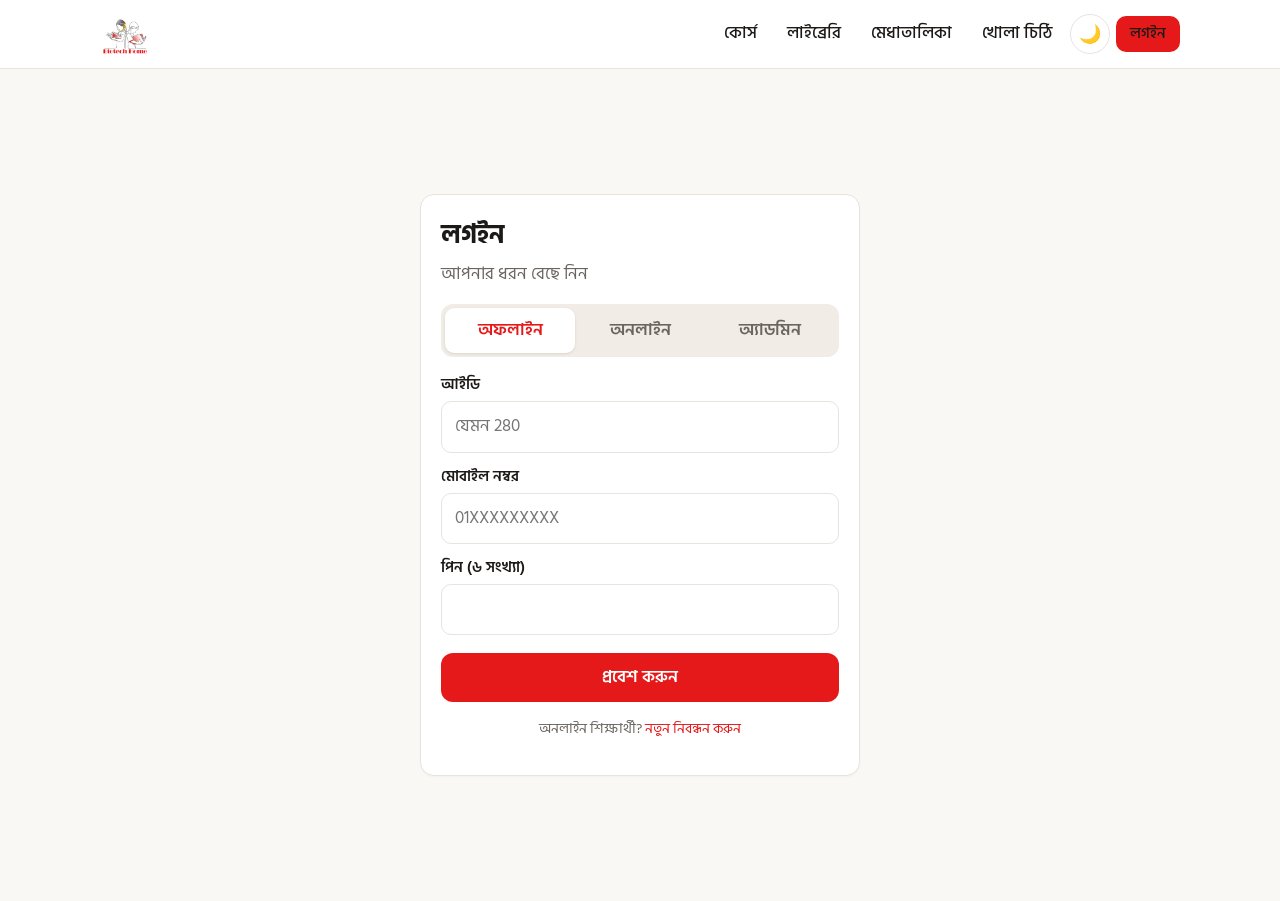
<file: site/password.html>
<!DOCTYPE html>
<html lang="bn"><head><meta charset="utf-8"><meta name="viewport" content="width=device-width,initial-scale=1">
<title>পাসওয়ার্ড পরিবর্তন — Biotech Home</title><link rel="icon" href="assets/favicon.png"><link rel="stylesheet" href="css/style.css"><script>try{var t=localStorage.getItem("bh-theme")||(matchMedia("(prefers-color-scheme: dark)").matches?"dark":"light");document.documentElement.dataset.theme=t}catch(e){}</script><style>.fold>summary{cursor:pointer;list-style:none}.fold>summary::-webkit-details-marker{display:none}.fold>summary h2{margin:0;display:inline}.fold>summary::before{content:"▸ ";font-size:20px}.fold[open]>summary::before{content:"▾ "}</style></head><body>
<header class="top"><div class="wrap"><a class="brand" href="index.html"><img src="assets/logo-clear.png" alt="Biotech Home"></a>
<nav class="nav"><a class="hide-m" href="index.html#courses">কোর্স</a><a class="hide-m" href="index.html#library">লাইব্রেরি</a><a class="hide-m" href="index.html#merit">মেধাতালিকা</a><a class="hide-m" href="letters.html">খোলা চিঠি</a><button class="theme" id="theme" aria-label="থিম পরিবর্তন">🌙</button><span id="navauth"><a class="btn sm" href="login.html">লগইন</a></span></nav></div></header>

<main class="wrap" style="padding:20px 20px 40px;max-width:560px"><div class="pagehead"><h1>পাসওয়ার্ড পরিবর্তন</h1><p class="sub"><a href="admin.html">← অ্যাডমিন প্যানেল</a></p></div>
<div class="card"><form id="f" autocomplete="off"><label>বর্তমান পাসওয়ার্ড</label><input id="o" type="password" autocomplete="current-password">
<label>নতুন পাসওয়ার্ড (কমপক্ষে ১০ অক্ষর)</label><input id="n" type="password" autocomplete="new-password" minlength="10">
<label>নতুন পাসওয়ার্ড আবার লিখুন</label><input id="c" type="password" autocomplete="new-password">
<div class="hint">অক্ষর, সংখ্যা ও চিহ্ন মিলিয়ে লম্বা পাসওয়ার্ড দিন। এটি কাউকে বা কোনো চ্যাটে দেবেন না।</div>
<button class="btn" style="margin-top:12px" id="go" type="submit">পাসওয়ার্ড বদলান</button><div id="m" class="msg"></div></form></div></main>
<script src="js/vendor/supabase.js"></script><script src="js/app.js"></script><script>
$('#f').onsubmit=async e=>{e.preventDefault();const o=$('#o').value,n=$('#n').value,c=$('#c').value,m=$('#m');
 if(!o){say(m,'বর্তমান পাসওয়ার্ড লিখুন।',false);return}
 if(n.length<10){say(m,'নতুন পাসওয়ার্ড কমপক্ষে ১০ অক্ষরের হতে হবে।',false);return}
 if(n!==c){say(m,'দুটি নতুন পাসওয়ার্ড মেলেনি।',false);return}
 if(n===o){say(m,'নতুন পাসওয়ার্ড আগেরটার মতো হতে পারবে না।',false);return}
 $('#go').disabled=true;
 try{const {data:{session}}=await sb.auth.getSession();if(!session){location.href='login.html';return}
  const re=await sb.auth.signInWithPassword({email:session.user.email,password:o});
  if(re.error){say(m,'বর্তমান পাসওয়ার্ড ঠিক নয়।',false);return}
  const up=await sb.auth.updateUser({password:n});
  if(up.error){say(m,'পাসওয়ার্ড বদলানো যায়নি। অন্য একটি পাসওয়ার্ড দিয়ে চেষ্টা করুন।',false);return}
  $('#f').reset();say(m,'✔ পাসওয়ার্ড বদলে গেছে।',true)
 }catch(_){say(m,'নেটওয়ার্ক সমস্যা। আবার চেষ্টা করুন।',false)}finally{$('#go').disabled=false}};
(async()=>{const me=await requireLogin();if(!me)return;if(me.role!=='admin'||me.status!=='active'){location.href='dashboard.html'}})();
</script></body></html>
</file>
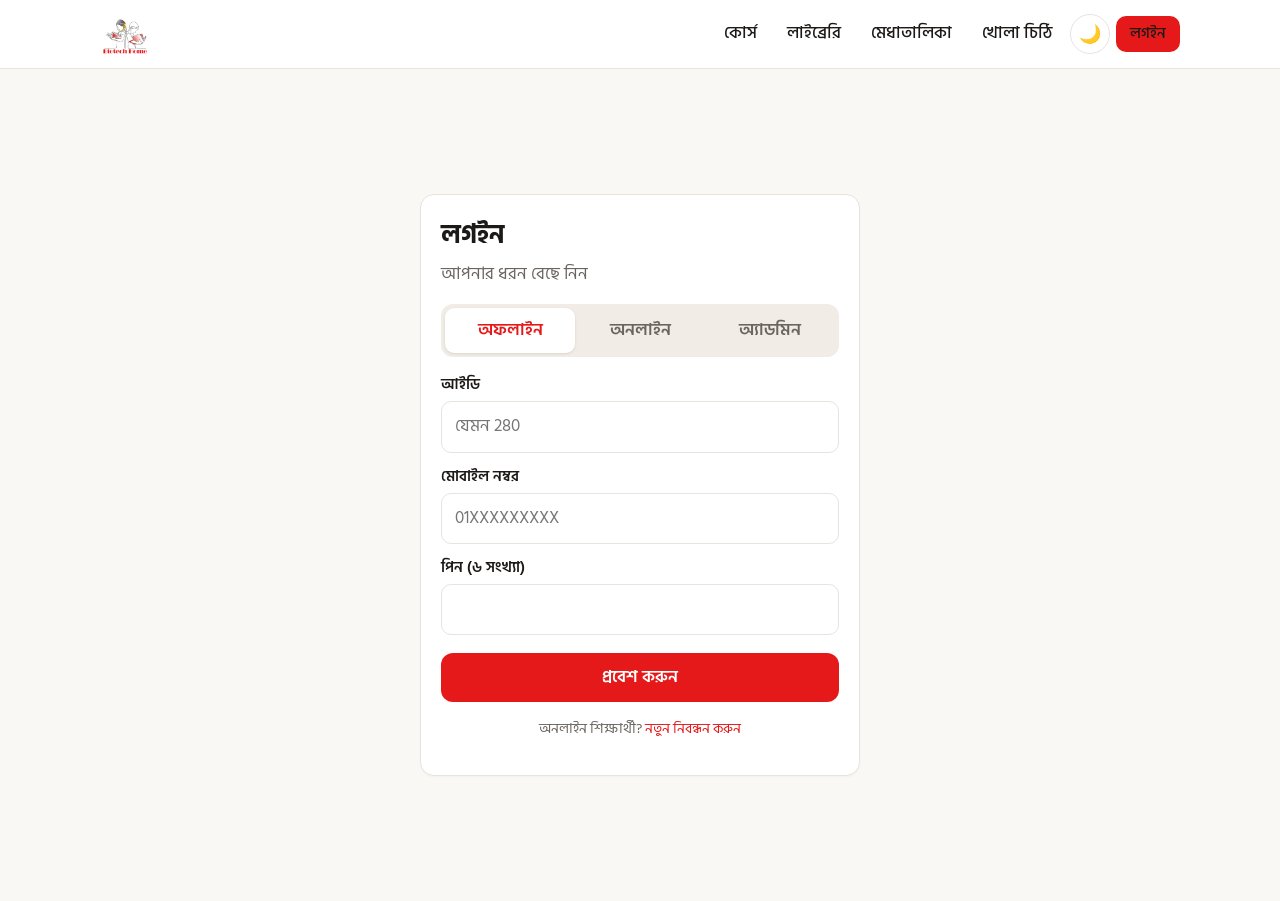
<file: site/promos-admin.html>
<!DOCTYPE html>
<html lang="bn"><head><meta charset="utf-8"><meta name="viewport" content="width=device-width,initial-scale=1">
<title>প্রোমো কার্ড — Biotech Home</title><link rel="icon" href="assets/favicon.png"><link rel="stylesheet" href="css/style.css"><script>try{var t=localStorage.getItem("bh-theme")||(matchMedia("(prefers-color-scheme: dark)").matches?"dark":"light");document.documentElement.dataset.theme=t}catch(e){}</script></head><body>
<header class="top"><div class="wrap"><a class="brand" href="index.html"><img src="assets/logo-clear.png" alt="Biotech Home"></a>
<nav class="nav"><a class="hide-m" href="index.html#courses">কোর্স</a><a class="hide-m" href="index.html#library">লাইব্রেরি</a><a class="hide-m" href="index.html#merit">মেধাতালিকা</a><a class="hide-m" href="letters.html">খোলা চিঠি</a><button class="theme" id="theme" aria-label="থিম পরিবর্তন">🌙</button><span id="navauth"><a class="btn sm" href="login.html">লগইন</a></span></nav></div></header>

<main class="wrap" style="padding:20px 20px 40px"><div class="pagehead"><h1>🖼️ কোর্সের প্রোমো কার্ড</h1><p class="sub"><a href="admin.html">← অ্যাডমিন প্যানেল</a> · হোম পেজের "কোর্স" অংশের ওপরে ছবি/বিজ্ঞাপন ভিডিও দেখাবে</p></div>
<div id="m" class="msg" style="position:sticky;top:70px;z-index:20"></div>
<div class="card"><h2 style="margin-top:0">নতুন কার্ড</h2><form id="f">
<div class="two"><div><label>ধরন</label><select id="k"><option value="image">🖼️ ফটো কার্ড</option><option value="video">🎬 বিজ্ঞাপনের ভিডিও (YouTube)</option></select></div><div><label>শিরোনাম</label><input id="t" maxlength="120" placeholder="যেমন: HSC 2028 নতুন ব্যাচ শুরু"></div></div>
<div id="iv"><label>ছবি (JPG/PNG/WebP, সর্বোচ্চ ৫ MB)</label><input id="fl" type="file" accept="image/png,image/jpeg,image/webp"></div>
<div id="yv" hidden><label>YouTube লিংক</label><input id="y" placeholder="https://youtu.be/XXXXXXXXXXX"></div>
<label>ছোট বর্ণনা (ঐচ্ছিক)</label><input id="c" maxlength="300">
<label>ক্লিকে কোথায় যাবে? (ঐচ্ছিক, https:// দিয়ে শুরু)</label><input id="u" maxlength="300" placeholder="https://wa.me/8801710056730">
<button class="btn" style="margin-top:12px" id="go" type="submit">যোগ করুন</button></form></div>
<div class="card" style="margin-top:18px"><h2 style="margin-top:0">এখন যা আছে <span id="cnt" style="font-weight:400;font-size:16px"></span></h2><div id="l"></div></div></main>
<script src="js/vendor/supabase.js"></script><script src="js/app.js"></script><script>
const MIME={png:'image/png',jpg:'image/jpeg',jpeg:'image/jpeg',webp:'image/webp'};let BUSY=false;
function note(t,ok){say($('#m'),t,ok);$('#m').scrollIntoView({block:'nearest',behavior:'smooth'})}
const fail=t=>note(t||'কাজটি হয়নি। আবার চেষ্টা করুন।',false);
function ytId(s){s=(s||'').trim();if(/^[A-Za-z0-9_-]{11}$/.test(s))return s;const m=s.match(/(?:youtu\.be\/|[?&]v=|\/embed\/|\/shorts\/|\/live\/)([A-Za-z0-9_-]{11})/);return m?m[1]:null}
const pub=p=>SUPABASE_URL+'/storage/v1/object/public/promo-images/'+p;
$('#k').onchange=()=>{const v=$('#k').value==='video';$('#yv').hidden=!v;$('#iv').hidden=v};
function btn(t,cls,fn){const b=document.createElement('button');b.type='button';b.className='btn sm '+cls;b.style.marginLeft='6px';b.textContent=t;b.onclick=async()=>{b.disabled=true;try{await fn()}finally{b.disabled=false}};return b}
async function load(){const box=$('#l');box.textContent='লোড হচ্ছে…';const {data,error}=await sb.from('site_promos').select('id,kind,title,caption,youtube_id,image_path,link_url,sort_order,is_active').order('sort_order').order('created_at');
 if(error){box.textContent='লোড করা যায়নি।';return}box.replaceChildren();$('#cnt').textContent='— মোট '+data.length+' টি';
 if(!data.length){box.textContent='এখনও কিছু নেই। উপরের ফর্ম থেকে যোগ করুন।';return}
 data.forEach((r,i)=>{const row=document.createElement('div');row.style.cssText='display:flex;flex-wrap:wrap;gap:8px;align-items:center;padding:10px 0;border-bottom:1px solid var(--line)';
  const im=document.createElement('img');im.style.cssText='width:96px;height:56px;object-fit:cover;border-radius:8px;background:#000';im.alt='';im.src=r.kind==='image'?pub(r.image_path):'https://i.ytimg.com/vi/'+r.youtube_id+'/mqdefault.jpg';
  const t=document.createElement('div');t.style.flex='1 1 220px';const b=document.createElement('b');b.textContent=(i+1)+'. '+r.title;const sm=document.createElement('div');sm.className='hint';sm.style.margin='2px 0 0';sm.textContent=(r.kind==='image'?'🖼️ ছবি':'🎬 ভিডিও')+(r.is_active?'':' · লুকানো');t.append(b,sm);
  row.append(im,t,btn('↑','ghost',async()=>{if(i>0)await swap(data,i,i-1)}),btn('↓','ghost',async()=>{if(i<data.length-1)await swap(data,i,i+1)}),
   btn(r.is_active?'লুকান':'দেখান','ghost',async()=>{const {error}=await sb.from('site_promos').update({is_active:!r.is_active}).eq('id',r.id);error?fail():load()}),
   btn('ডিলিট','dark',async()=>{if(!confirm('"'+r.title+'" মুছবেন?'))return;if(r.image_path)await sb.storage.from('promo-images').remove([r.image_path]);const {error}=await sb.from('site_promos').delete().eq('id',r.id);error?fail():load()}));box.append(row)})}
async function swap(d,i,j){const a=d.slice();[a[i],a[j]]=[a[j],a[i]];for(let n=0;n<a.length;n++){const {error}=await sb.from('site_promos').update({sort_order:n+1}).eq('id',a[n].id);if(error){fail();return}}load()}
$('#f').onsubmit=async e=>{e.preventDefault();if(BUSY)return;const kind=$('#k').value,title=$('#t').value.trim();if(!title){fail('শিরোনাম লিখুন।');return}
 const link=$('#u').value.trim();if(link&&!/^https:\/\//.test(link)){fail('লিংক https:// দিয়ে শুরু হতে হবে।');return}
 let yt=null,file=null,ext='';
 if(kind==='video'){yt=ytId($('#y').value);if(!yt){fail('YouTube লিংক সঠিক নয়।');return}}
 else{file=$('#fl').files[0];if(!file){fail('ছবি বাছুন।');return}ext=(file.name.split('.').pop()||'').toLowerCase();if(!MIME[ext]){fail('শুধু JPG, PNG বা WebP চলবে।');return}if(file.size>5242880){fail('ছবি ৫ MB-এর বেশি।');return}}
 BUSY=true;$('#go').disabled=true;let path=null;
 try{if(file){path=crypto.randomUUID()+'.'+ext;const {error}=await sb.storage.from('promo-images').upload(path,file,{contentType:MIME[ext],upsert:false,cacheControl:'86400'});if(error)throw error}
  const {data:mx}=await sb.from('site_promos').select('sort_order').order('sort_order',{ascending:false}).limit(1);
  const {error}=await sb.from('site_promos').insert({kind,title,caption:$('#c').value.trim()||null,youtube_id:yt,image_path:path,link_url:link||null,sort_order:((mx&&mx[0]&&mx[0].sort_order)||0)+1});
  if(error)throw error;note('✔ যোগ হয়েছে।',true);$('#f').reset();$('#k').onchange();load()}
 catch(err){if(path)await sb.storage.from('promo-images').remove([path]);fail('যোগ করা যায়নি।')}finally{BUSY=false;$('#go').disabled=false}};
(async()=>{const me=await requireLogin();if(!me)return;if(me.role!=='admin'||me.status!=='active'){location.href='dashboard.html';return}load()})();
</script></body></html>
</file>
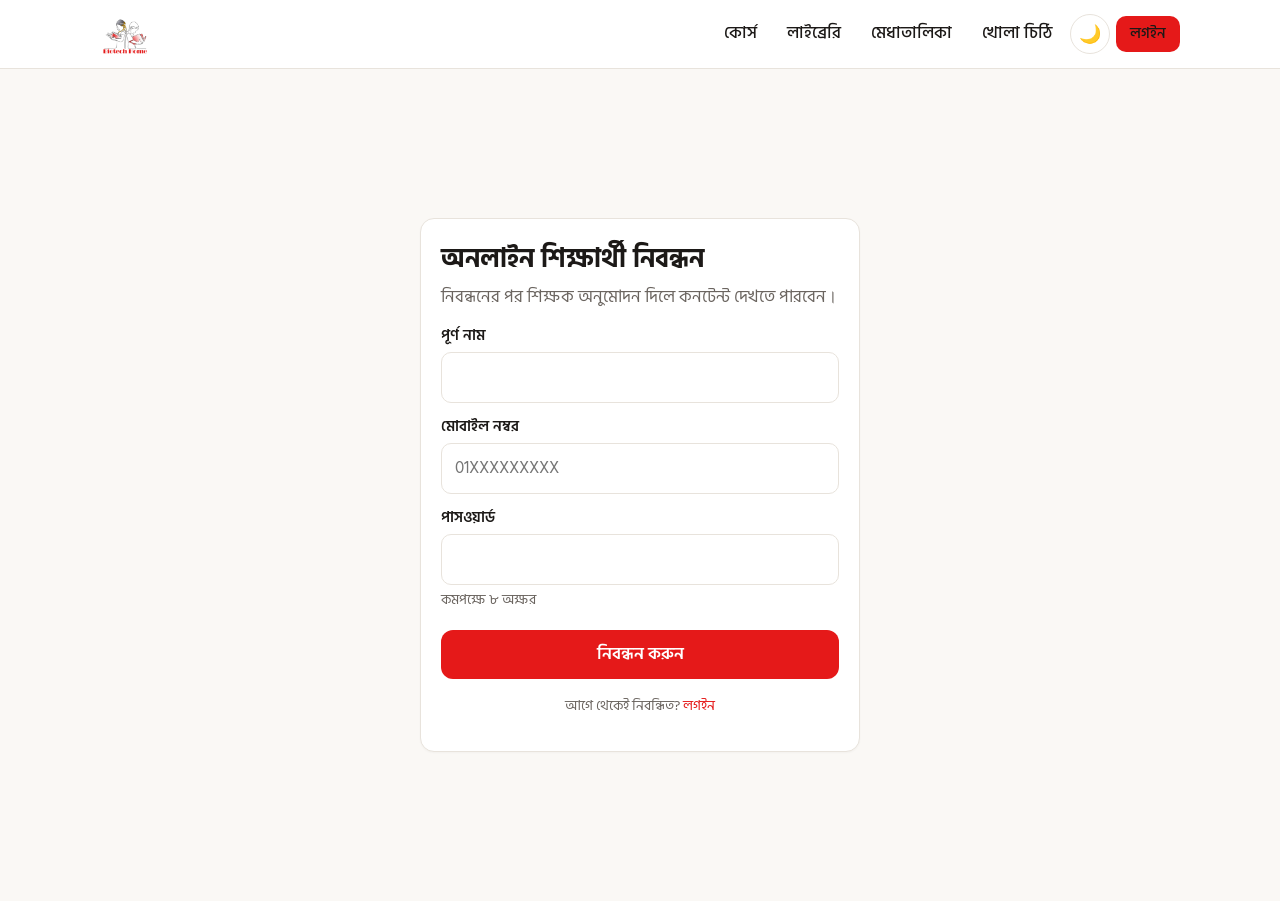
<file: site/register.html>
<!DOCTYPE html>
<html lang="bn"><head><meta charset="utf-8"><meta name="viewport" content="width=device-width,initial-scale=1">
<title>নিবন্ধন — Biotech Home</title><link rel="icon" href="assets/favicon.png"><link rel="stylesheet" href="css/style.css"><script>try{var t=localStorage.getItem("bh-theme")||(matchMedia("(prefers-color-scheme: dark)").matches?"dark":"light");document.documentElement.dataset.theme=t}catch(e){}</script></head><body>
<header class="top"><div class="wrap"><a class="brand" href="index.html"><img src="assets/logo-clear.png" alt="Biotech Home"></a>
<nav class="nav"><a class="hide-m" href="index.html#courses">কোর্স</a><a class="hide-m" href="index.html#library">লাইব্রেরি</a><a class="hide-m" href="index.html#merit">মেধাতালিকা</a><a class="hide-m" href="letters.html">খোলা চিঠি</a><button class="theme" id="theme" aria-label="থিম পরিবর্তন">🌙</button><span id="navauth"><a class="btn sm" href="login.html">লগইন</a></span></nav></div></header>

<main class="auth"><div class="card box"><h1>অনলাইন শিক্ষার্থী নিবন্ধন</h1><p class="sub" style="margin:0">নিবন্ধনের পর শিক্ষক অনুমোদন দিলে কনটেন্ট দেখতে পারবেন।</p>
<form id="f"><label>পূর্ণ নাম</label><input id="nm" autocomplete="name" maxlength="80"><label>মোবাইল নম্বর</label><input id="mo" inputmode="numeric" maxlength="11" placeholder="01XXXXXXXXX" autocomplete="username"><label>পাসওয়ার্ড</label><input id="pw" type="password" autocomplete="new-password"><div class="hint">কমপক্ষে ৮ অক্ষর</div>
<button class="btn full" id="go">নিবন্ধন করুন</button><div id="m" class="msg"></div></form>
<p class="hint" style="text-align:center;margin-top:16px">আগে থেকেই নিবন্ধিত? <a href="login.html">লগইন</a></p></div></main>
<script src="js/vendor/supabase.js"></script><script src="js/app.js"></script><script>
$('#f').onsubmit=async e=>{e.preventDefault();const m=$('#m'),btn=$('#go'),nm=$('#nm').value.trim(),mo=$('#mo').value.trim(),pw=$('#pw').value;
 if(nm.length<2)return say(m,'নাম লিখুন।');if(!MOBILE.test(mo))return say(m,'সঠিক মোবাইল নম্বর দিন (01XXXXXXXXX)।');if(pw.length<8)return say(m,'পাসওয়ার্ড কমপক্ষে ৮ অক্ষরের হতে হবে।');
 btn.disabled=true;const {error}=await sb.auth.signUp({email:mEmail(mo),password:pw,options:{data:{full_name:nm,mobile:mo}}});btn.disabled=false;
 if(error)return say(m,bnErr(error));await sb.auth.signOut();say(m,'নিবন্ধন সম্পন্ন! শিক্ষক অনুমোদন দিলে লগইন করতে পারবেন।',true);$('#f').reset()};
</script></body></html>
</file>
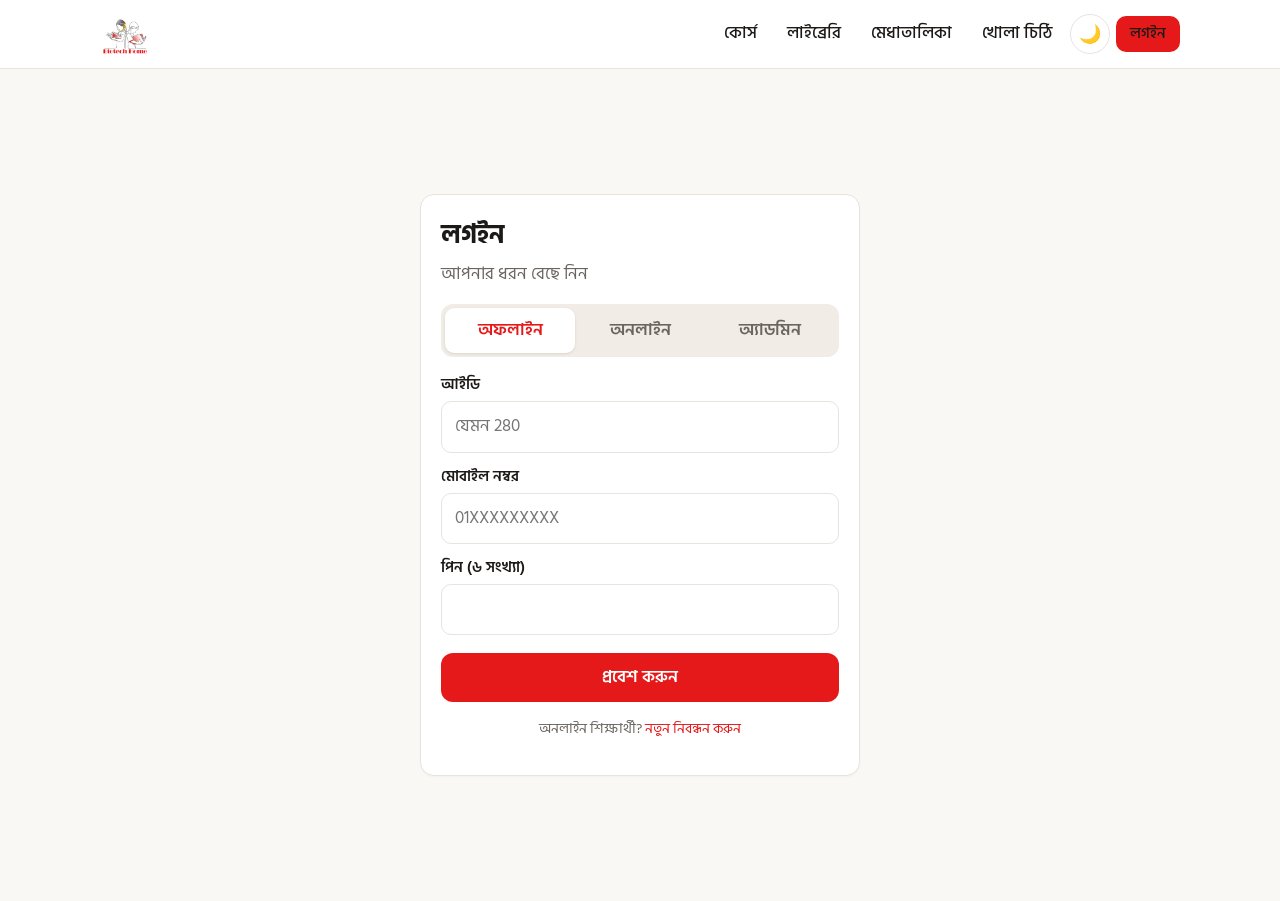
<file: site/students.html>
<!DOCTYPE html>
<html lang="bn"><head><meta charset="utf-8"><meta name="viewport" content="width=device-width,initial-scale=1">
<title>শিক্ষার্থী তালিকা — Biotech Home</title><link rel="icon" href="assets/favicon.png"><link rel="stylesheet" href="css/style.css"><script>try{var t=localStorage.getItem("bh-theme")||(matchMedia("(prefers-color-scheme: dark)").matches?"dark":"light");document.documentElement.dataset.theme=t}catch(e){}</script></head><body>
<header class="top"><div class="wrap"><a class="brand" href="index.html"><img src="assets/logo-clear.png" alt="Biotech Home"></a>
<nav class="nav"><a class="hide-m" href="index.html#courses">কোর্স</a><a class="hide-m" href="index.html#library">লাইব্রেরি</a><a class="hide-m" href="index.html#merit">মেধাতালিকা</a><a class="hide-m" href="letters.html">খোলা চিঠি</a><button class="theme" id="theme" aria-label="থিম পরিবর্তন">🌙</button><span id="navauth"><a class="btn sm" href="login.html">লগইন</a></span></nav></div></header>

<main class="wrap" style="padding:20px 20px 40px;max-width:1400px"><div class="pagehead"><h1>সকল শিক্ষার্থী</h1><p class="sub"><a href="admin.html">← অ্যাডমিন প্যানেল</a> · শুধু আপনি দেখতে পাচ্ছেন</p></div>
<div class="card"><div class="two" style="grid-template-columns:2fr 1fr 1fr 1fr">
<div><label>খুঁজুন (নাম / মোবাইল / আইডি)</label><input id="q" placeholder="যেমন: 0171, 28-27, Rafi" autocomplete="off"></div>
<div><label>সেশন</label><select id="fs"><option value="">সব</option></select></div>
<div><label>ব্যাচ</label><select id="fb"><option value="">সব</option></select></div>
<div><label>সময়</label><select id="ft"><option value="">সব</option></select></div>
<div><label>অবস্থা</label><select id="fst"><option value="">সব</option><option value="active">active</option><option value="pending">pending</option><option value="blocked">blocked</option></select></div>
<div><label>ধরন</label><select id="fty"><option value="">সব</option><option value="offline">offline</option><option value="online">online</option></select></div>
<div><label>পেমেন্টের মাস</label><select id="fm"><option value="">সর্বশেষ মাস</option></select></div>
<div><label>পেমেন্ট অবস্থা</label><select id="ffe"><option value="">সব</option><option value="paid">Paid</option><option value="partial">Partial</option><option value="due">Due</option><option value="none">রেকর্ড নেই</option></select></div>
<div><label>প্রতি পাতায়</label><select id="ps"><option>25</option><option selected>50</option><option>100</option><option>500</option></select></div></div>
<div style="display:flex;gap:10px;flex-wrap:wrap;align-items:center;margin-top:12px"><button class="btn sm" id="rs" type="button">ফিল্টার মুছুন</button><button class="btn sm dark" id="csv" type="button">CSV ডাউনলোড</button><span class="hint" id="cnt" style="margin:0"></span></div>
<div class="hint">কলামের নামে ক্লিক করলে সাজবে (ছোট→বড়, আবার ক্লিক করলে বড়→ছোট)। একাধিক কলামে সাজাতে Shift চেপে ক্লিক করুন।</div></div>
<div class="card" style="margin-top:16px"><div class="tw"><table id="t"><thead><tr id="hr"></tr></thead><tbody id="rows"></tbody></table></div>
<div style="display:flex;gap:10px;align-items:center;justify-content:center;margin-top:12px"><button class="btn sm ghost" id="pv" type="button">← আগের</button><span id="pg"></span><button class="btn sm ghost" id="nx" type="button">পরের →</button></div><div id="m" class="msg"></div></div></main>
<script src="js/vendor/supabase.js"></script><script src="js/app.js"></script><script>
const COLS=[['#','',0],['id','আইডি','s'],['year','সেশন','n'],['name','নাম','s'],['mobile','মোবাইল','s'],['batch','ব্যাচ','s'],['time','সময়','s'],['type','ধরন','s'],['status','অবস্থা','s'],['paid','পরিশোধিত মাস','n'],['owe','বাকি/আংশিক','n'],['last','সর্বশেষ পেমেন্ট','s'],['att','উপস্থিতি %','n'],['avg','গড় নম্বর %','n'],['act','কাজ','']];
const FN=SUPABASE_URL+'/functions/v1/admin-student-action';
const MORD=['January','February','March','April','May','June','July','August','September','October','November','December'];
let ALL=[],VIEW=[],sorts=[['id',1]],page=0,MSEL='';
const col=new Intl.Collator('bn',{numeric:true,sensitivity:'base'});
function cmp(a,b,k){const x=a[k],y=b[k];if(x===''||x==null){return(y===''||y==null)?0:1}if(y===''||y==null)return -1;return typeof x==='number'&&typeof y==='number'?x-y:col.compare(String(x),String(y))}
async function all(q){const out=[];for(let f=0;;f+=1000){const {data,error}=await q().range(f,f+999);if(error)throw error;out.push(...data);if(data.length<1000)break}return out}
function norm(s){return String(s||'').toLowerCase()}
async function init(){const me=await requireLogin();if(!me)return;if(me.role!=='admin'){location.href='dashboard.html';return}
 try{const [ps,fe,at,mk]=await Promise.all([
  all(()=>sb.from('profiles').select('id,student_code,full_name,mobile,student_type,status,class_time,session_year,app_id,batch_members(batches(name))').neq('role','admin').order('id')),
  all(()=>sb.from('fee_payments').select('student_id,fee_month,fee_year,status').order('student_id')),
  all(()=>sb.from('daily_attendance').select('student_id,status').order('student_id').order('att_date')),
  all(()=>sb.from('exam_marks').select('student_id,marks,present,exams(max_marks)').order('student_id').order('exam_id'))]);
  const F={},A={},K={};
  fe.forEach(r=>{(F[r.student_id]=F[r.student_id]||[]).push(r)});
  at.forEach(r=>{const a=A[r.student_id]=A[r.student_id]||[0,0];a[1]++;if(r.status==='present')a[0]++});
  mk.forEach(r=>{if(!r.present||!r.exams)return;const a=K[r.student_id]=K[r.student_id]||[0,0];a[0]+=r.marks||0;a[1]+=r.exams.max_marks});
  ALL=ps.map(p=>{const f=(F[p.id]||[]).slice().sort((x,y)=>x.fee_year-y.fee_year||MORD.indexOf(x.fee_month)-MORD.indexOf(y.fee_month));const l=f[f.length-1];const a=A[p.id],k=K[p.id];
   const code=p.student_code||'';const fm={};f.forEach(x=>{fm[x.fee_year+'|'+x.fee_month]=x.status});return{fm,uid:p.id,id:code,year:p.session_year||'',name:p.full_name,mobile:p.mobile||'',batch:(p.batch_members||[]).map(b=>b.batches&&b.batches.name).filter(Boolean).join(', '),time:p.class_time||'',type:p.student_type,status:p.status,
   paid:f.filter(x=>x.status==='paid').length,owe:f.filter(x=>x.status!=='paid').length,last:l?l.fee_month.slice(0,3)+' '+l.fee_year+': '+l.status:'',lastS:l?l.status:'none',
   last0:l?l.fee_month.slice(0,3)+' '+l.fee_year+': '+l.status:'',lastS0:l?l.status:'none',att:a&&a[1]?Math.round(a[0]*1000/a[1])/10:'',avg:k&&k[1]?Math.round(k[0]*1000/k[1])/10:''}});
  {const ms=new Set();fe.forEach(x=>ms.add(x.fee_year+'|'+x.fee_month));[...ms].sort((a,b)=>{const[ya,ma]=a.split('|'),[yb,mb]=b.split('|');return yb-ya||MORD.indexOf(mb)-MORD.indexOf(ma)}).forEach(k=>{const[y,m]=k.split('|');$('#fm').append(new Option(m+' '+y,k))})}
  [['fs','year'],['fb','batch'],['ft','time']].forEach(([s,k])=>{[...new Set(ALL.flatMap(r=>k==='batch'?r.batch.split(', '):[r[k]]).filter(Boolean))].sort(col.compare).forEach(v=>$('#'+s).append(new Option(v,v)))});
  draw()}catch(e){say($('#m'),'তথ্য আনা যায়নি। আবার চেষ্টা করুন।',false)}}
function head(){const h=$('#hr');h.replaceChildren();COLS.forEach(([k,t,ty])=>{const th=document.createElement('th');th.textContent=t||'#';if(ty){th.style.cursor='pointer';th.style.whiteSpace='nowrap';const i=sorts.findIndex(s=>s[0]===k);if(i>=0)th.textContent+=(sorts[i][1]>0?' ▲':' ▼')+(sorts.length>1?(i+1):'');th.onclick=e=>{const j=sorts.findIndex(s=>s[0]===k);if(e.shiftKey){if(j>=0)sorts[j][1]*=-1;else sorts.push([k,1])}else sorts=j===0&&sorts.length===1?[[k,-sorts[0][1]]]:[[k,j>=0?-sorts[j][1]:1]];page=0;draw()}}h.append(th)})}
function applyMonth(){const k=$('#fm').value;COLS.find(c=>c[0]==='last')[1]=k?'পেমেন্ট ('+k.replace('|',' ')+')':'সর্বশেষ পেমেন্ট';
 if(k){const lab={paid:'paid',partial:'partial',due:'due'};ALL.forEach(r=>{const st=r.fm[k];r.lastS=st||'none';r.last=st?k.split('|')[1].slice(0,3)+' '+k.split('|')[0]+': '+lab[st]:'রেকর্ড নেই'})}
 else ALL.forEach(r=>{r.lastS=r.lastS0;r.last=r.last0})}
function filt(){applyMonth();const q=norm($('#q').value).trim(),fs=$('#fs').value,fb=$('#fb').value,ft=$('#ft').value,st=$('#fst').value,ty=$('#fty').value,fe=$('#ffe').value;
 VIEW=ALL.filter(r=>(!q||norm(r.name+' '+r.mobile+' '+r.id).includes(q))&&(!fs||String(r.year)===fs)&&(!fb||r.batch.split(', ').includes(fb))&&(!ft||r.time===ft)&&(!st||r.status===st)&&(!ty||r.type===ty)&&(!fe||r.lastS===fe));
 VIEW.sort((a,b)=>{for(const[k,d]of sorts){const c=cmp(a,b,k);if(c)return c*d}return 0})}
async function act(r,a){const {data:{session}}=await sb.auth.getSession();if(!session){location.href='login.html';return false}
 try{const res=await fetch(FN,{method:'POST',headers:{'Content-Type':'application/json',Authorization:'Bearer '+session.access_token,apikey:SUPABASE_KEY},body:JSON.stringify({action:a,student_id:r.uid})});const j=await res.json().catch(()=>({}));
  if(!res.ok){say($('#m'),res.status===409?'মোছা যায়নি (অনলাইন পেমেন্ট আছে)। আর্কাইভ করুন।':'কাজটি হয়নি। আবার চেষ্টা করুন।',false);return false}
  if(a==='delete')ALL=ALL.filter(x=>x!==r);else r.status=a==='archive'?'blocked':'active';
  say($('#m'),a==='delete'?'মুছে ফেলা হয়েছে।':a==='archive'?'আর্কাইভ হয়েছে (লগইন বন্ধ)।':'আবার চালু হয়েছে।',true);draw();return true}catch(e){say($('#m'),'নেটওয়ার্ক সমস্যা। আবার চেষ্টা করুন।',false);return false}}

const FN2=SUPABASE_URL+'/functions/v1/admin-reset-pin';
async function pinCall(r,a,mobile){const {data:{session}}=await sb.auth.getSession();if(!session){location.href='login.html';return}
 try{const body={action:a,student_id:r.uid};if(mobile)body.mobile=mobile;
  const res=await fetch(FN2,{method:'POST',headers:{'Content-Type':'application/json',Authorization:'Bearer '+session.access_token,apikey:SUPABASE_KEY},body:JSON.stringify(body)});const j=await res.json().catch(()=>({}));
  if(!res.ok){say($('#m'),j.error==='Invalid mobile number'?'মোবাইল নম্বর সঠিক নয় (01XXXXXXXXX)।':j.error==='Only offline students use a PIN'?'শুধু অফলাইন শিক্ষার্থীর পিন আছে।':'কাজটি হয়নি। আবার চেষ্টা করুন।',false);return}
  r.mobile=j.mobile;if(r.status==='pending')r.status='active';showPin(r,j);draw()}catch(e){say($('#m'),'নেটওয়ার্ক সমস্যা। আবার চেষ্টা করুন।',false)}}
function showPin(r,j){let b=document.getElementById('pinbox');if(!b){b=document.createElement('div');b.id='pinbox';b.className='card';b.style.cssText='margin-top:16px;border:2px solid #0a7;';$('#t').closest('.card').before(b)}
 b.replaceChildren();const h=document.createElement('div');h.style.fontWeight='700';h.textContent='নতুন লগইন তথ্য — '+r.name+' ('+j.student_code+')';
 const p=document.createElement('div');p.style.cssText='font-size:1.3em;margin:8px 0;letter-spacing:1px';p.textContent='আইডি: '+j.student_code+'   মোবাইল: '+j.mobile+'   পিন: '+j.pin;
 const n=document.createElement('div');n.className='hint';n.textContent='এই পিন শুধু এখন দেখা যাচ্ছে, কোথাও সংরক্ষিত নেই। শিক্ষার্থীকে এখনই পাঠিয়ে দিন। পাতা রিলোড করলে মুছে যাবে।';
 const w=document.createElement('a');w.className='btn sm';w.target='_blank';w.rel='noopener';w.textContent='WhatsApp-এ পাঠান';
 w.href='https://wa.me/88'+j.mobile+'?text='+encodeURIComponent('Biotech Home লগইন\nআইডি: '+j.student_code+'\nমোবাইল: '+j.mobile+'\nপিন: '+j.pin+'\nলগইন: https://biotechhome.github.io/biotech-home-web/login.html');
 const c=document.createElement('button');c.className='btn sm ghost';c.type='button';c.style.marginLeft='8px';c.textContent='লুকান';c.onclick=()=>b.remove();
 b.append(h,p,n,w,c);b.scrollIntoView({behavior:'smooth',block:'center'})}
function actions(r){const c=document.createElement('td');c.style.whiteSpace='nowrap';
 const b1=document.createElement('button');b1.className='btn sm ghost';b1.type='button';b1.textContent=r.status==='blocked'?'ফেরান':'আর্কাইভ';
 b1.onclick=async()=>{const arch=r.status!=='blocked';if(arch&&!confirm('"'+r.name+'" ('+r.id+') আর্কাইভ করবেন? সে আর লগইন করতে পারবে না, তথ্য থেকে যাবে।'))return;b1.disabled=true;await act(r,arch?'archive':'restore');b1.disabled=false};
 const b2=document.createElement('button');b2.className='btn sm dark';b2.type='button';b2.style.marginLeft='6px';b2.textContent='ডিলিট';
 b2.onclick=async()=>{if(!confirm('সতর্কতা: "'+r.name+'" ('+r.id+') সম্পূর্ণ মুছে যাবে — লগইন, ফি, নম্বর, উপস্থিতি, ছবি সব। এটি আর ফেরানো যাবে না।'))return;const t=prompt('নিশ্চিত করতে এই আইডিটি লিখুন: '+r.id);if(t===null)return;if(t.trim().toLowerCase()!==r.id.toLowerCase()){say($('#m'),'আইডি মেলেনি, কিছু মোছা হয়নি।',false);return}b2.disabled=true;await act(r,'delete');b2.disabled=false};
 c.append(b1,b2);
 if(r.type==='offline'){const b3=document.createElement('button');b3.className='btn sm ghost';b3.type='button';b3.style.marginLeft='6px';b3.textContent=r.mobile?'পিন রিসেট':'মোবাইল দিন';
  b3.onclick=async()=>{if(r.mobile){if(!confirm('"'+r.name+'" ('+r.id+') এর নতুন পিন তৈরি হবে। পুরোনো পিন আর কাজ করবে না। এগোবেন?'))return;b3.disabled=true;await pinCall(r,'reset_pin');b3.disabled=false}else{const m=prompt('"'+r.name+'" এর সঠিক মোবাইল নম্বর (01XXXXXXXXX):');if(m===null)return;b3.disabled=true;await pinCall(r,'set_mobile',m.trim());b3.disabled=false}};c.append(b3);
  if(r.mobile){const b4=document.createElement('button');b4.className='btn sm ghost';b4.type='button';b4.style.marginLeft='6px';b4.textContent='মোবাইল বদল';b4.onclick=async()=>{const m=prompt('নতুন মোবাইল নম্বর (01XXXXXXXXX) — নতুন পিনও তৈরি হবে:',r.mobile);if(m===null)return;b4.disabled=true;await pinCall(r,'set_mobile',m.trim());b4.disabled=false};c.append(b4)}}
 return c}
function td(t){const c=document.createElement('td');c.textContent=t==null?'':t;return c}
function draw(){applyMonth();head();filt();const n=+$('#ps').value,pages=Math.max(1,Math.ceil(VIEW.length/n));if(page>=pages)page=pages-1;const tb=$('#rows');tb.replaceChildren();
 VIEW.slice(page*n,page*n+n).forEach((r,i)=>{const tr=document.createElement('tr');[page*n+i+1,r.id,r.year,r.name,r.mobile,r.batch,r.time,r.type,r.status,r.paid,r.owe,r.last,r.att===''?'':r.att+'%',r.avg===''?'':r.avg+'%'].forEach(v=>tr.append(td(v)));tr.append(actions(r));tb.append(tr)});
 $('#cnt').textContent=VIEW.length+' জন (মোট '+ALL.length+')';$('#pg').textContent='পাতা '+(page+1)+' / '+pages;$('#pv').disabled=page===0;$('#nx').disabled=page>=pages-1}
['q'].forEach(i=>$('#'+i).oninput=()=>{page=0;draw()});['fs','fb','ft','fst','fty','fm','ffe','ps'].forEach(i=>$('#'+i).onchange=()=>{page=0;draw()});
$('#pv').onclick=()=>{page--;draw()};$('#nx').onclick=()=>{page++;draw()};
$('#rs').onclick=()=>{['q','fs','fb','ft','fst','fty','fm','ffe'].forEach(i=>$('#'+i).value='');sorts=[['id',1]];page=0;draw()};
$('#csv').onclick=()=>{const e=v=>{v=String(v==null?'':v);if(/^[=+\-@\t\r]/.test(v))v="'"+v;return '"'+v.replace(/"/g,'""')+'"'};const ks=COLS.slice(1,-1);const t='\ufeff'+[ks.map(c=>e(c[1])).join(',')].concat(VIEW.map(r=>ks.map(c=>e(r[c[0]])).join(','))).join('\r\n');const a=document.createElement('a');a.href=URL.createObjectURL(new Blob([t],{type:'text/csv;charset=utf-8'}));a.download='students.csv';a.click();setTimeout(()=>URL.revokeObjectURL(a.href),1000)};
init();
</script></body></html>
</file>
<file: site/css/style.css>
@font-face{font-family:"Hind Siliguri";font-weight:400;font-display:swap;src:url(../fonts/hind-siliguri-bengali-400-normal.woff2) format("woff2");unicode-range:U+0980-09FF,U+200C-200D,U+25CC}
@font-face{font-family:"Hind Siliguri";font-weight:400;font-display:swap;src:url(../fonts/hind-siliguri-latin-400-normal.woff2) format("woff2");unicode-range:U+0000-00FF,U+2000-206F}
@font-face{font-family:"Hind Siliguri";font-weight:500;font-display:swap;src:url(../fonts/hind-siliguri-bengali-500-normal.woff2) format("woff2");unicode-range:U+0980-09FF,U+200C-200D,U+25CC}
@font-face{font-family:"Hind Siliguri";font-weight:500;font-display:swap;src:url(../fonts/hind-siliguri-latin-500-normal.woff2) format("woff2");unicode-range:U+0000-00FF,U+2000-206F}
@font-face{font-family:"Hind Siliguri";font-weight:600;font-display:swap;src:url(../fonts/hind-siliguri-bengali-600-normal.woff2) format("woff2");unicode-range:U+0980-09FF,U+200C-200D,U+25CC}
@font-face{font-family:"Hind Siliguri";font-weight:600;font-display:swap;src:url(../fonts/hind-siliguri-latin-600-normal.woff2) format("woff2");unicode-range:U+0000-00FF,U+2000-206F}
@font-face{font-family:"Hind Siliguri";font-weight:700;font-display:swap;src:url(../fonts/hind-siliguri-bengali-700-normal.woff2) format("woff2");unicode-range:U+0980-09FF,U+200C-200D,U+25CC}
@font-face{font-family:"Hind Siliguri";font-weight:700;font-display:swap;src:url(../fonts/hind-siliguri-latin-700-normal.woff2) format("woff2");unicode-range:U+0000-00FF,U+2000-206F}
:root{color-scheme:light;--red:#E51919;--red-d:#B80F0F;--ink:#1c1917;--gold:#B07A00;--gold-l:#FBF3DC;--bg:#FAF8F5;--card:#fff;--line:#E8E3DC;--mut:#6b6560;--ok:#157347;--r:14px}
*{box-sizing:border-box}html{scroll-behavior:smooth}
body{margin:0;font-family:"Hind Siliguri",system-ui,sans-serif;background:var(--bg);color:var(--ink);line-height:1.6;font-size:17px}
a{color:var(--red);text-decoration:none}a:hover{text-decoration:underline}
.wrap{max-width:1120px;margin:0 auto;padding:0 20px}
.top{background:#fff;border-bottom:1px solid var(--line);position:sticky;top:0;z-index:20}
.top .wrap{display:flex;align-items:center;gap:18px;height:68px}
.brand{display:flex;align-items:center;gap:10px;font-weight:700;color:var(--ink)}.brand:hover{text-decoration:none}
.brand img{height:46px;width:auto}
.nav{margin-left:auto;display:flex;gap:6px;align-items:center;flex-wrap:wrap}
.nav a{padding:8px 12px;border-radius:10px;color:var(--ink);font-weight:500}.nav a:hover{background:var(--gold-l);text-decoration:none}
.btn{display:inline-block;border:0;cursor:pointer;font:inherit;font-weight:600;padding:11px 22px;border-radius:12px;background:var(--red);color:#fff;transition:.15s}
.btn:hover{background:var(--red-d);text-decoration:none}.btn:disabled{opacity:.6;cursor:wait}
.btn.ghost{background:#fff;color:var(--red);border:1.5px solid var(--red)}.btn.ghost:hover{background:#fff4f4}
.btn.dark{background:var(--ink)}.btn.sm{padding:6px 14px;font-size:15px}
.hero{background:linear-gradient(135deg,#fff 0%,var(--gold-l) 100%);border-bottom:1px solid var(--line)}
.hero .wrap{display:grid;grid-template-columns:1.1fr .9fr;gap:30px;align-items:center;padding:56px 20px}
.hero h1{font-size:clamp(30px,4.4vw,48px);line-height:1.2;margin:0 0 14px}.hero h1 em{color:var(--red);font-style:normal}
.hero p{color:var(--mut);font-size:19px;margin:0 0 24px}
.hero .cta{display:flex;gap:12px;flex-wrap:wrap}
.hero .art{text-align:center}.hero .art img{max-width:340px;width:100%;filter:drop-shadow(0 10px 24px rgba(176,122,0,.25))}
section.blk{padding:50px 0}section.blk h2{font-size:28px;margin:0 0 6px}.sub{color:var(--mut);margin:0 0 26px}
.grid{display:grid;grid-template-columns:repeat(auto-fill,minmax(230px,1fr));gap:16px}
.card{background:var(--card);border:1px solid var(--line);border-radius:var(--r);padding:20px;box-shadow:0 1px 2px rgba(0,0,0,.03)}
.tile{display:block;color:var(--ink);transition:.15s}.tile:hover{transform:translateY(-3px);box-shadow:0 10px 24px rgba(0,0,0,.08);text-decoration:none}
.tile .ic{width:46px;height:46px;border-radius:12px;background:var(--gold-l);color:var(--gold);display:grid;place-items:center;font-size:24px;margin-bottom:10px}
.tile b{display:block;font-size:18px}.tile span{color:var(--mut);font-size:15px}
.tag{display:inline-block;font-size:13px;font-weight:600;padding:2px 10px;border-radius:99px;background:var(--gold-l);color:var(--gold)}
.tag.red{background:#fde8e8;color:var(--red-d)}.tag.ok{background:#e3f4ea;color:var(--ok)}
.foot{background:var(--ink);color:#d6d0c8;padding:30px 0;margin-top:30px;font-size:15px}.foot a{color:#fff}
.auth{min-height:calc(100vh - 68px);display:grid;place-items:center;padding:30px 16px}
.auth .box{width:100%;max-width:440px}.auth h1{margin:0 0 4px;font-size:26px}
.tabs{display:flex;background:#f1ece5;border-radius:12px;padding:4px;margin:16px 0}
.tabs button{flex:1;border:0;background:none;font:inherit;font-weight:600;padding:9px 6px;border-radius:9px;cursor:pointer;color:var(--mut)}
.tabs button.on{background:#fff;color:var(--red);box-shadow:0 1px 3px rgba(0,0,0,.1)}
label{display:block;font-weight:600;margin:12px 0 4px;font-size:15px}
input,select{width:100%;font:inherit;padding:11px 13px;border:1.5px solid var(--line);border-radius:10px;background:#fff}
input:focus,select:focus{outline:0;border-color:var(--red);box-shadow:0 0 0 3px #e5191922}
.hint{color:var(--mut);font-size:14px;margin-top:4px}
.msg{margin-top:14px;padding:10px 14px;border-radius:10px;font-size:15px;display:none}
.msg.err{display:block;background:#fde8e8;color:var(--red-d)}.msg.ok{display:block;background:#e3f4ea;color:var(--ok)}
.full{width:100%;margin-top:18px}
.pane[hidden]{display:none}
table{width:100%;border-collapse:collapse;font-size:15px}th,td{text-align:left;padding:9px 10px;border-bottom:1px solid var(--line)}th{color:var(--mut);font-weight:600}
.tw{overflow-x:auto}
.two{display:grid;grid-template-columns:1fr 1fr;gap:12px}
.pagehead{padding:30px 0 10px}.pagehead h1{margin:0}
.wm{user-select:none;-webkit-user-select:none}
@media(max-width:800px){.hero .wrap{grid-template-columns:1fr}.hero .art{order:-1}.hero .art img{max-width:200px}.two{grid-template-columns:1fr}.nav a.hide-m{display:none}}
@media print{body{display:none}}

[data-theme=dark]{color-scheme:dark;--ink:#f3efe9;--bg:#14110f;--card:#1e1a17;--line:#332d28;--mut:#a79f96;--gold:#E3AE2B;--gold-l:#2a2113;--red:#F0443F;--red-d:#D93732}
[data-theme=dark] .top{background:#1a1613}[data-theme=dark] .hero{background:linear-gradient(135deg,#1a1613,#2a2113)}
[data-theme=dark] input,[data-theme=dark] select{background:#14110f;color:var(--ink)}
[data-theme=dark] .tabs{background:#14110f}[data-theme=dark] .tabs button.on{background:#2a2420}
[data-theme=dark] .btn.ghost{background:transparent}[data-theme=dark] .btn.dark{background:#3a332d}
[data-theme=dark] .tag.red{background:#3a1a19;color:#ff9a96}[data-theme=dark] .tag.ok{background:#12301f;color:#6fdc9c}
[data-theme=dark] .msg.err{background:#3a1a19;color:#ff9a96}[data-theme=dark] .msg.ok{background:#12301f;color:#6fdc9c}
[data-theme=dark] .brand img,[data-theme=dark] .hero .art img{background:#fff;border-radius:14px;padding:4px 8px}
.theme{border:1.5px solid var(--line);background:var(--card);color:var(--ink);width:40px;height:40px;border-radius:50%;cursor:pointer;font-size:18px;transition:.2s}.theme:hover{transform:rotate(20deg);border-color:var(--gold)}
body,.top,.card{transition:background .25s,color .25s,border-color .25s}
/* dynamic tiles */
.tile{--c:#E51919;position:relative;overflow:hidden;isolation:isolate;border-radius:18px;transition:transform .25s,box-shadow .25s,border-color .25s,color .25s}
.tile::before{content:"";position:absolute;inset:0;z-index:-1;background:linear-gradient(135deg,var(--c),color-mix(in srgb,var(--c) 55%,#000));opacity:0;transform:scale(.6);transform-origin:top left;border-radius:inherit;transition:opacity .3s,transform .35s}
.tile::after{content:"→";position:absolute;right:18px;bottom:14px;font-size:22px;color:#fff;opacity:0;transform:translateX(-8px);transition:.3s}
.tile .ic{width:54px;height:54px;font-size:28px;background:color-mix(in srgb,var(--c) 14%,transparent);color:var(--c);transition:.3s}
.tile span{transition:color .3s}
.tile:hover,.tile:focus-visible,.tile:active{transform:translateY(-6px) scale(1.02);border-color:var(--c);box-shadow:0 16px 34px color-mix(in srgb,var(--c) 38%,transparent);text-decoration:none;color:#fff}
.tile:hover::before,.tile:focus-visible::before,.tile:active::before{opacity:1;transform:scale(1.6)}
.tile:hover::after,.tile:focus-visible::after,.tile:active::after{opacity:1;transform:none}
.tile:hover .ic,.tile:active .ic{background:rgba(255,255,255,.22);color:#fff;transform:rotate(-8deg) scale(1.12)}
.tile:hover span,.tile:active span{color:#ffffffd9}
.tile b{font-size:19px}
.letter{border-left:4px solid var(--gold)}.letter b{display:block}.letter small{color:var(--mut)}
.letter p{margin:6px 0 0;white-space:pre-wrap;word-break:break-word}
.hp{position:absolute;left:-9999px;opacity:0}
textarea{width:100%;font:inherit;padding:11px 13px;border:1.5px solid var(--line);border-radius:10px;background:#fff;min-height:110px;resize:vertical}
textarea:focus{outline:0;border-color:var(--red);box-shadow:0 0 0 3px #e5191922}
[data-theme=dark] textarea{background:#14110f;color:var(--ink)}
@media(hover:none){.tile:active{transform:scale(.98)}}

.foot{background:#1c1917;color:#d6d0c8}.foot a{color:#fff}

/* ticker, notices, events */
.ticker{background:var(--red);color:#fff;overflow:hidden;white-space:nowrap;font-size:16px}
.ticker .in{display:inline-flex;gap:60px;padding:8px 0;animation:tk 40s linear infinite}
.ticker:hover .in{animation-play-state:paused}.ticker b{background:#fff;color:var(--red);border-radius:6px;padding:1px 8px;margin-right:10px}
@keyframes tk{from{transform:translateX(100vw)}to{transform:translateX(-100%)}}
@media(prefers-reduced-motion:reduce){.ticker .in{animation:none;white-space:normal;flex-wrap:wrap;gap:20px;padding:8px 20px}}
.posts{display:grid;grid-template-columns:1fr 1fr;gap:18px}@media(max-width:800px){.posts{grid-template-columns:1fr}}
.post{padding:12px 0;border-bottom:1px solid var(--line)}.post:last-child{border-bottom:0}.post b{display:block}.post small{color:var(--mut)}.post p{margin:4px 0 0;white-space:pre-wrap}

/* tables: zebra stripes + boxed scrolling with sticky header (all tables live inside .tw) */
:root{--zebra:#F6F0E4;--zebra-h:#F1E7D2}[data-theme=dark]{--zebra:#27211c;--zebra-h:#33291d}
.tw{overflow:auto;max-height:min(62vh,540px);border:1px solid var(--line);border-radius:12px;-webkit-overflow-scrolling:touch}
.tw table{border-collapse:separate;border-spacing:0}
.tw thead th{position:sticky;top:0;z-index:2;background:var(--card);box-shadow:0 1px 0 var(--line)}
tbody tr:nth-child(even) td{background:var(--zebra)}tbody tr:nth-child(odd) td{background:var(--card)}
tbody tr:hover td{background:var(--zebra-h)}
tbody tr:last-child td{border-bottom:0}
.msrch{display:flex;gap:8px;margin-top:12px}.msrch input{flex:1}

/* announcement bar (replaces the scrolling ticker) */
.ann{background:linear-gradient(90deg,var(--red),#c01212);color:#fff;font-size:16px}
.ann .wrap{display:flex;align-items:center;gap:12px;min-height:44px;padding-top:6px;padding-bottom:6px}
.ann .live{display:inline-flex;align-items:center;gap:7px;background:rgba(255,255,255,.18);border-radius:999px;padding:2px 12px;font-weight:700;white-space:nowrap}
.ann .live i{width:8px;height:8px;border-radius:50%;background:#fff;animation:pls 1.6s ease-out infinite}
@keyframes pls{0%{box-shadow:0 0 0 0 rgba(255,255,255,.7)}70%{box-shadow:0 0 0 9px rgba(255,255,255,0)}100%{box-shadow:0 0 0 0 rgba(255,255,255,0)}}
.ann .at{flex:1;min-width:0;overflow:hidden;text-overflow:ellipsis;white-space:nowrap;font-weight:500}
.ann .at.in{animation:annin .45s ease both}@keyframes annin{from{opacity:0;transform:translateY(10px)}to{opacity:1;transform:none}}
.ann .ac{opacity:.85;font-size:14px;white-space:nowrap}
.ann button{border:0;background:rgba(255,255,255,.18);color:#fff;width:28px;height:28px;border-radius:50%;font-size:20px;line-height:1;cursor:pointer}.ann button:hover{background:rgba(255,255,255,.32)}
@media(max-width:600px){.ann .at{white-space:normal;font-size:15px}}
@media(prefers-reduced-motion:reduce){.ann .live i,.ann .at.in{animation:none}}
/* notice / event tiles (same look as the feature tiles, not clickable) */
.tile.static{cursor:default}.tile.static::after{content:none}
.tile.static .dt{display:block;color:var(--mut);font-size:14px;margin:2px 0 4px;transition:color .3s}.tile.static:hover .dt{color:#ffffffc0}
.tile.static span{display:block;white-space:pre-wrap}
.tile.static:hover{transform:translateY(-4px)}
/* promo strip */
.promos{display:flex;gap:16px;overflow-x:auto;scroll-snap-type:x mandatory;padding:4px 2px 14px;margin-bottom:22px;-webkit-overflow-scrolling:touch}
.promos .pc{flex:0 0 min(340px,82%);scroll-snap-align:start;background:var(--card);border:1px solid var(--line);border-radius:18px;overflow:hidden;box-shadow:0 1px 2px rgba(0,0,0,.04)}
.promos .pm{position:relative;aspect-ratio:16/9;background:#000}
.promos .pm img,.promos .pm iframe{width:100%;height:100%;object-fit:cover;border:0;display:block}
.promos .play{position:absolute;left:50%;top:50%;transform:translate(-50%,-50%);width:58px;height:58px;border-radius:50%;border:0;background:rgba(229,25,25,.92);color:#fff;font-size:22px;cursor:pointer;box-shadow:0 6px 18px rgba(0,0,0,.35)}
.promos .pt{padding:12px 14px}.promos .pt b{display:block;font-size:18px}.promos .pt span{display:block;color:var(--mut);font-size:15px}
</file>
